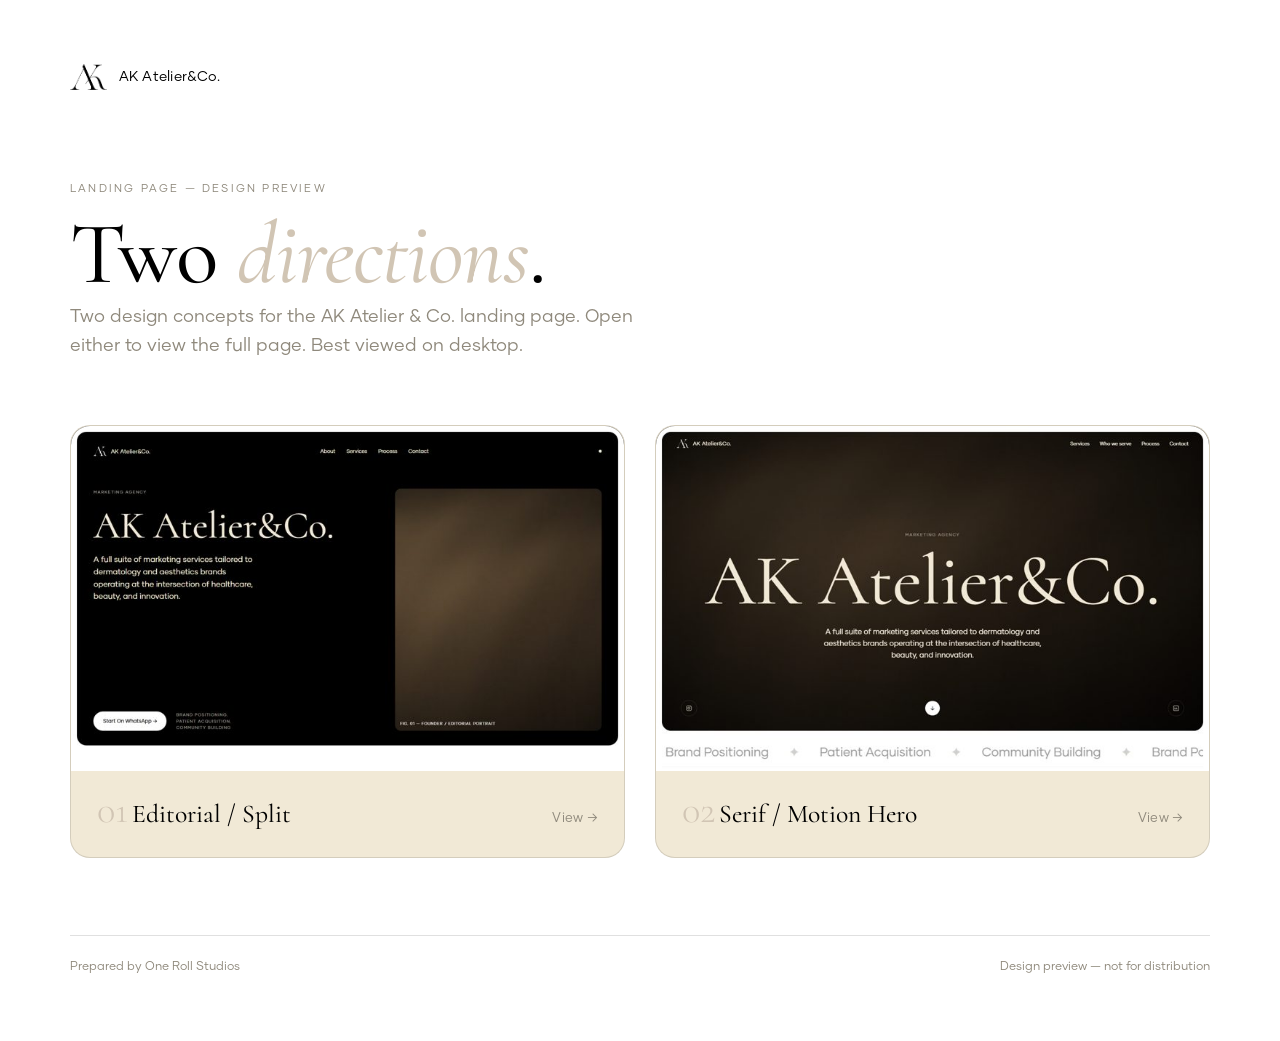
<file: index.html>
<!DOCTYPE html>
<html lang="en"><head><meta charset="utf-8"><meta name="viewport" content="width=device-width,initial-scale=1">
<title>AK Atelier & Co. — Design Preview</title>
<meta name="robots" content="noindex">
<style>
@font-face{font-family:"Gilmer";src:url("assets/fonts/Gilmer-Regular.otf") format("opentype");font-weight:400}
@font-face{font-family:"Gilmer";src:url("assets/fonts/Gilmer-Light.otf") format("opentype");font-weight:300}
@font-face{font-family:"Seasons";src:url("assets/fonts/Cormorant.ttf") format("truetype");font-weight:100 900;font-style:normal}
@font-face{font-family:"Seasons";src:url("assets/fonts/Cormorant-Italic.ttf") format("truetype");font-weight:100 900;font-style:italic}
:root{--ink:#000;--sand:#F1E9D6;--wheat:#E0D2B8;--taupe:#D1C5B4;--muted:#8f897c;--serif:"Seasons",Georgia,serif}
*{margin:0;padding:0;box-sizing:border-box}
body{background:#fff;color:var(--ink);font-family:"Gilmer",system-ui,sans-serif;line-height:1.6;-webkit-font-smoothing:antialiased;padding:clamp(28px,5vw,72px)}
a{color:inherit;text-decoration:none}
.wrap{max-width:1140px;margin:0 auto}
.card .nm{color:var(--ink)}
.top{display:flex;align-items:center;gap:12px;font-size:14px;letter-spacing:.02em}
.top img{height:26px}
.eye{margin-top:clamp(40px,7vw,90px);font-size:11px;letter-spacing:.2em;text-transform:uppercase;color:var(--muted)}
h1{font-family:var(--serif);font-weight:440;font-optical-sizing:auto;letter-spacing:-.01em;line-height:.98;font-size:clamp(40px,7vw,88px);margin:14px 0 6px}
h1 .ac{font-style:italic;color:var(--taupe)}
.sub{color:var(--muted);max-width:52ch;font-size:clamp(15px,1.4vw,18px)}
.grid{display:grid;grid-template-columns:1fr 1fr;gap:clamp(18px,2.4vw,32px);margin-top:clamp(36px,5vw,64px)}
@media(max-width:760px){.grid{grid-template-columns:1fr}}
.card{display:block;border:1px solid rgba(0,0,0,.12);border-radius:20px;overflow:hidden;background:var(--sand);transition:transform .5s cubic-bezier(.22,1,.36,1),box-shadow .5s cubic-bezier(.22,1,.36,1)}
.card:hover{transform:translateY(-6px);box-shadow:0 30px 70px -34px rgba(0,0,0,.4)}
.card .shot{aspect-ratio:16/10;overflow:hidden;background:#1c1b18}
.card .shot img{width:100%;height:100%;object-fit:cover;object-position:top;display:block}
.card .meta{display:flex;align-items:baseline;justify-content:space-between;gap:14px;padding:20px clamp(18px,2vw,26px) 22px}
.card .no{font-family:var(--serif);font-weight:300;font-size:clamp(30px,3vw,44px);line-height:1;color:var(--taupe)}
.card .nm{font-family:var(--serif);font-weight:440;font-size:clamp(20px,2vw,26px)}
.card .go{font-size:13px;letter-spacing:.02em;color:var(--muted)}
.foot{margin-top:clamp(44px,6vw,80px);padding-top:22px;border-top:1px solid rgba(0,0,0,.12);display:flex;justify-content:space-between;gap:16px;flex-wrap:wrap;color:var(--muted);font-size:12px}
</style></head>
<body><div class="wrap">
  <div class="top"><img src="assets/logo/AK-monogram.png" alt="AK">AK Atelier&amp;Co.</div>
  <div class="eye">Landing Page — Design Preview</div>
  <h1>Two <span class="ac">directions</span>.</h1>
  <p class="sub">Two design concepts for the AK Atelier &amp; Co. landing page. Open either to view the full page. Best viewed on desktop.</p>
  <div class="grid">
    <a class="card" href="site-1.html">
      <div class="shot"><img src="preview/site-1-thumb.jpg" alt="Site 01 preview"></div>
      <div class="meta"><div><span class="no">01</span> <span class="nm">Editorial / Split</span></div><span class="go">View →</span></div>
    </a>
    <a class="card" href="site-2.html">
      <div class="shot"><img src="preview/site-2-thumb.jpg" alt="Site 02 preview"></div>
      <div class="meta"><div><span class="no">02</span> <span class="nm">Serif / Motion Hero</span></div><span class="go">View →</span></div>
    </a>
  </div>
  <div class="foot"><span>Prepared by One Roll Studios</span><span>Design preview — not for distribution</span></div>
</div></body></html>
</file>
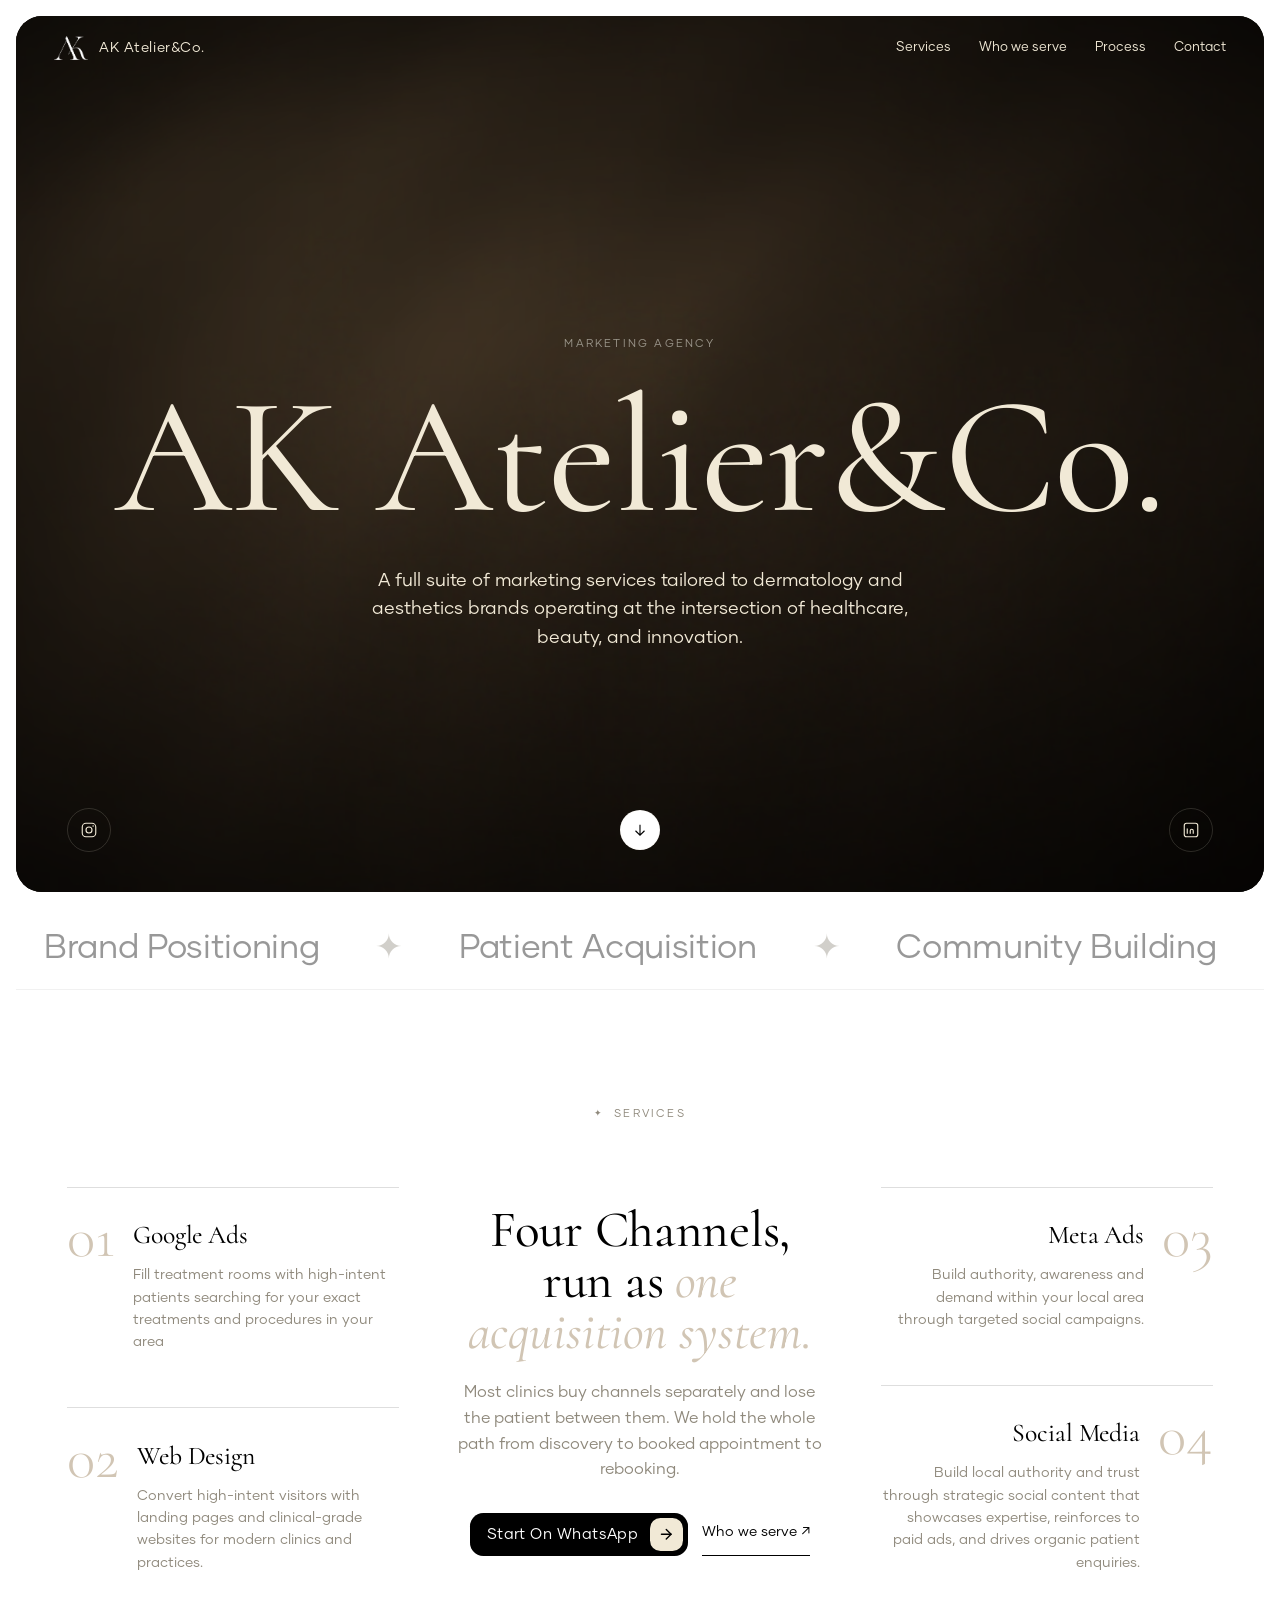
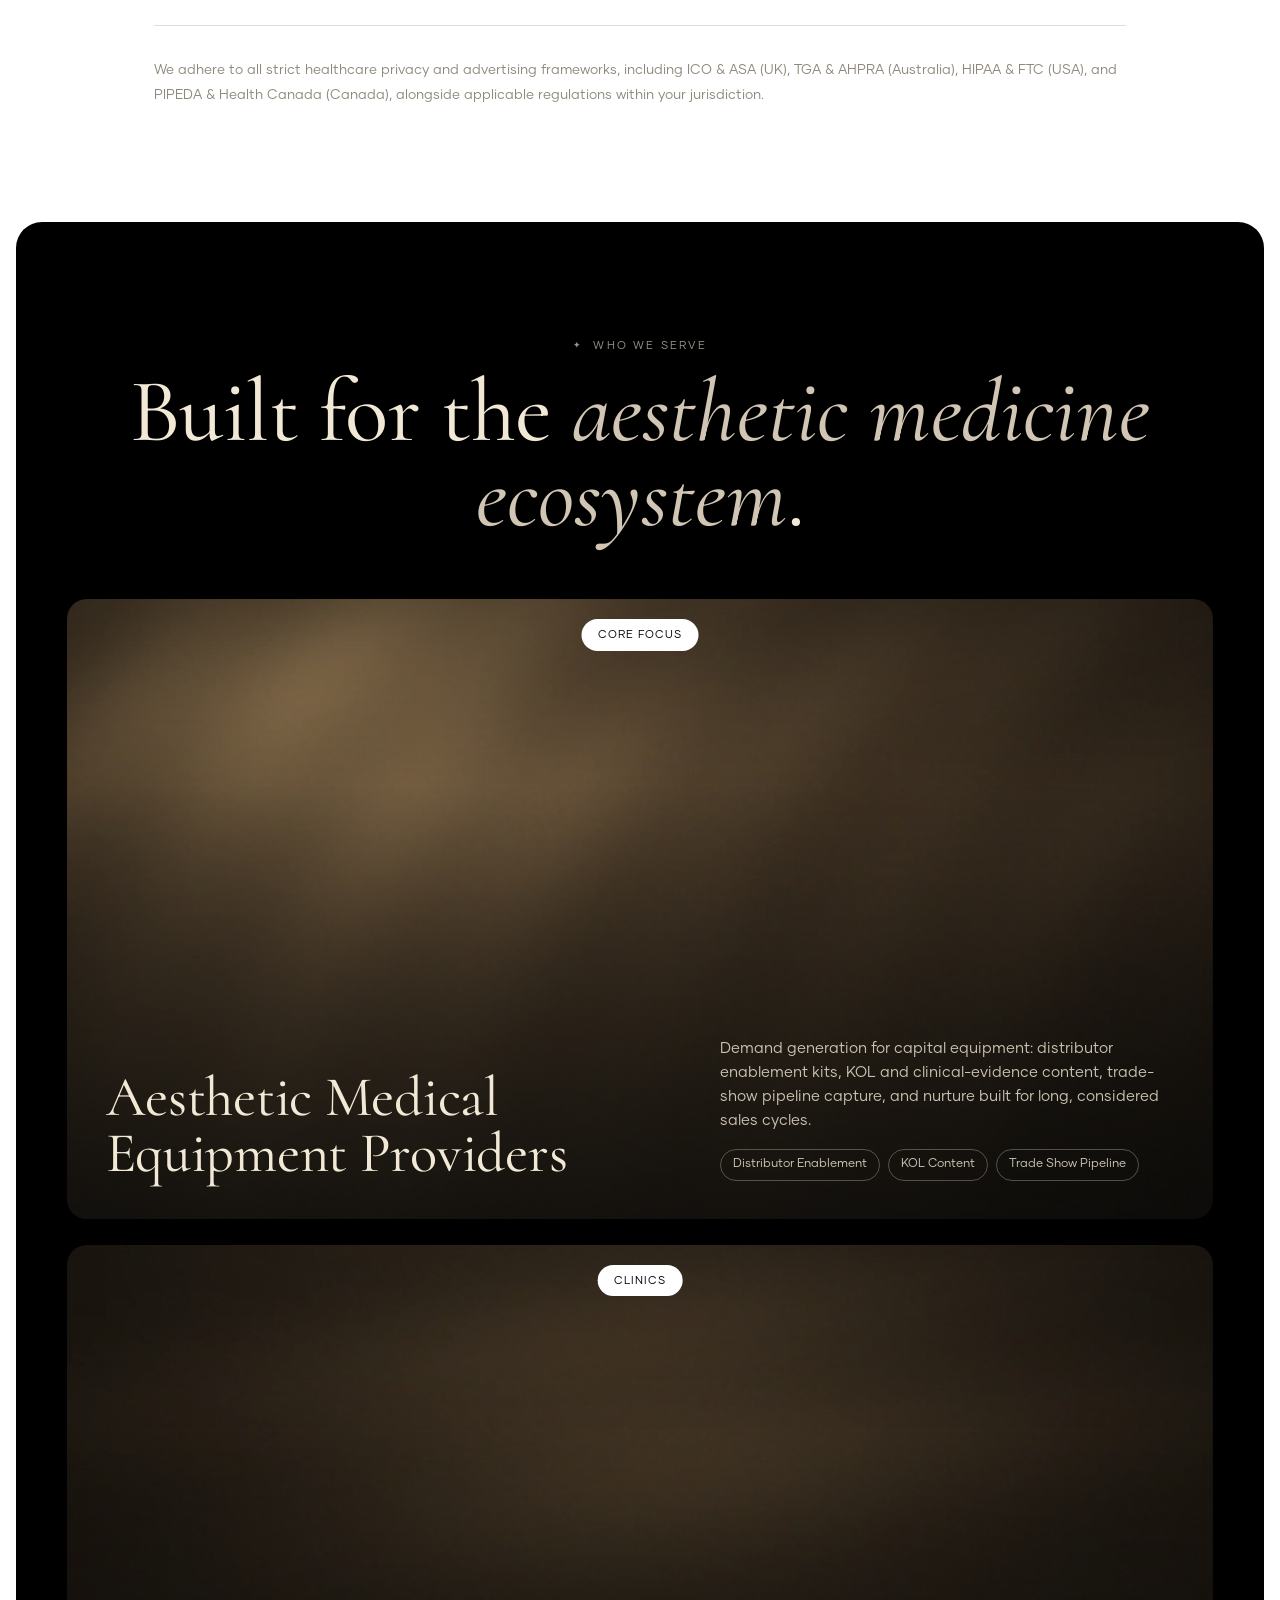
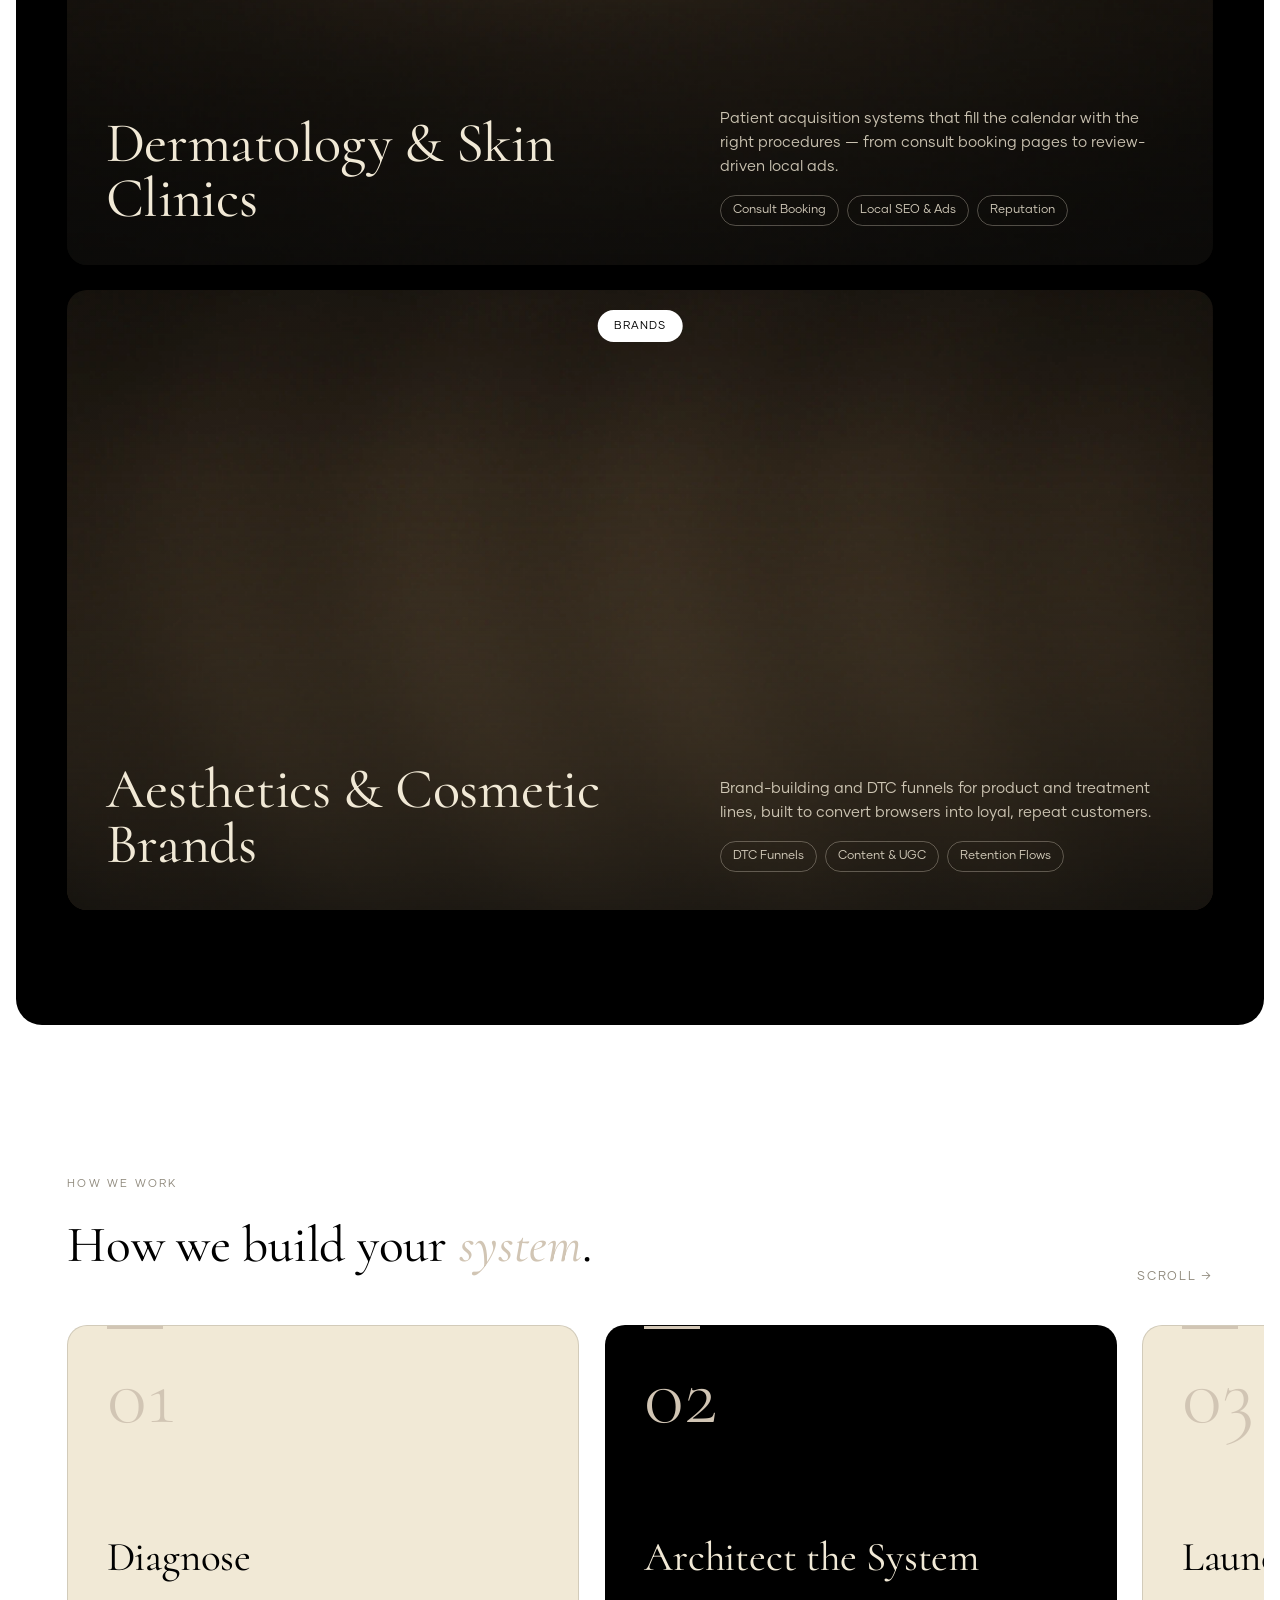
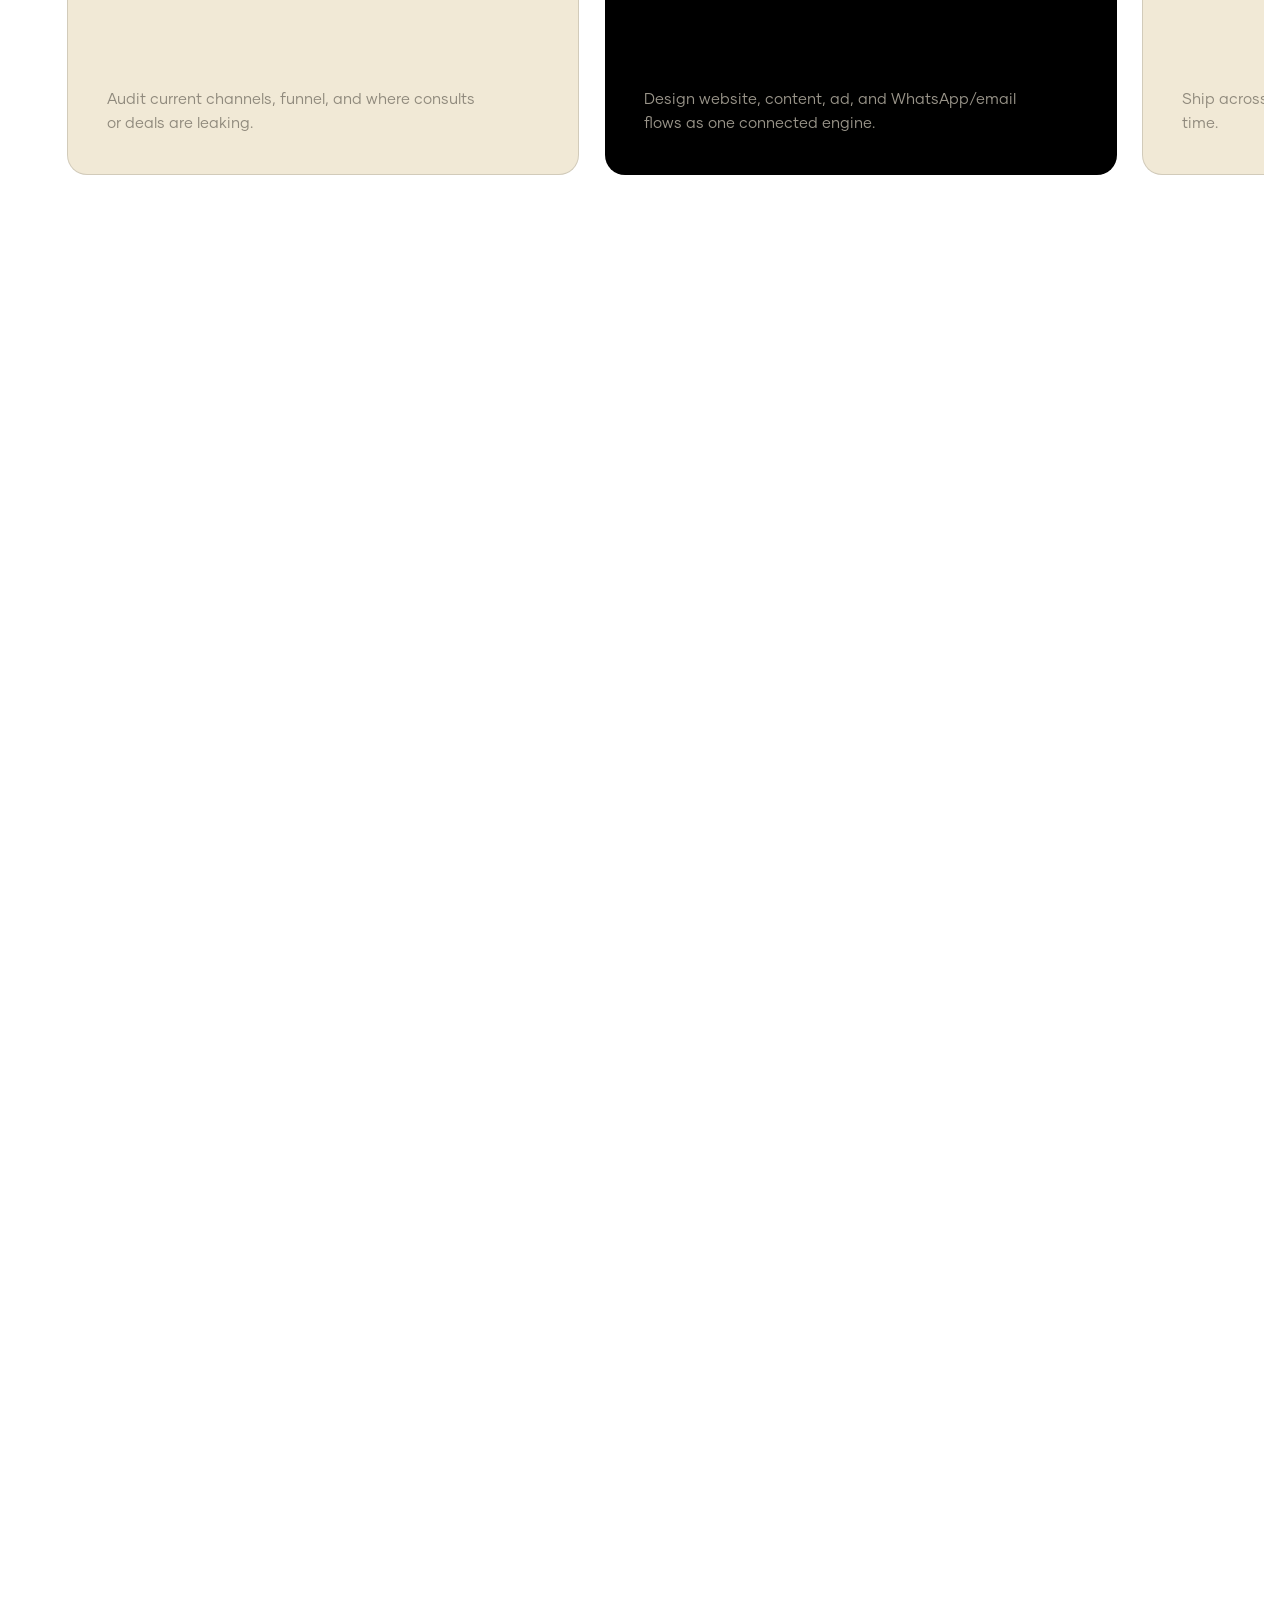
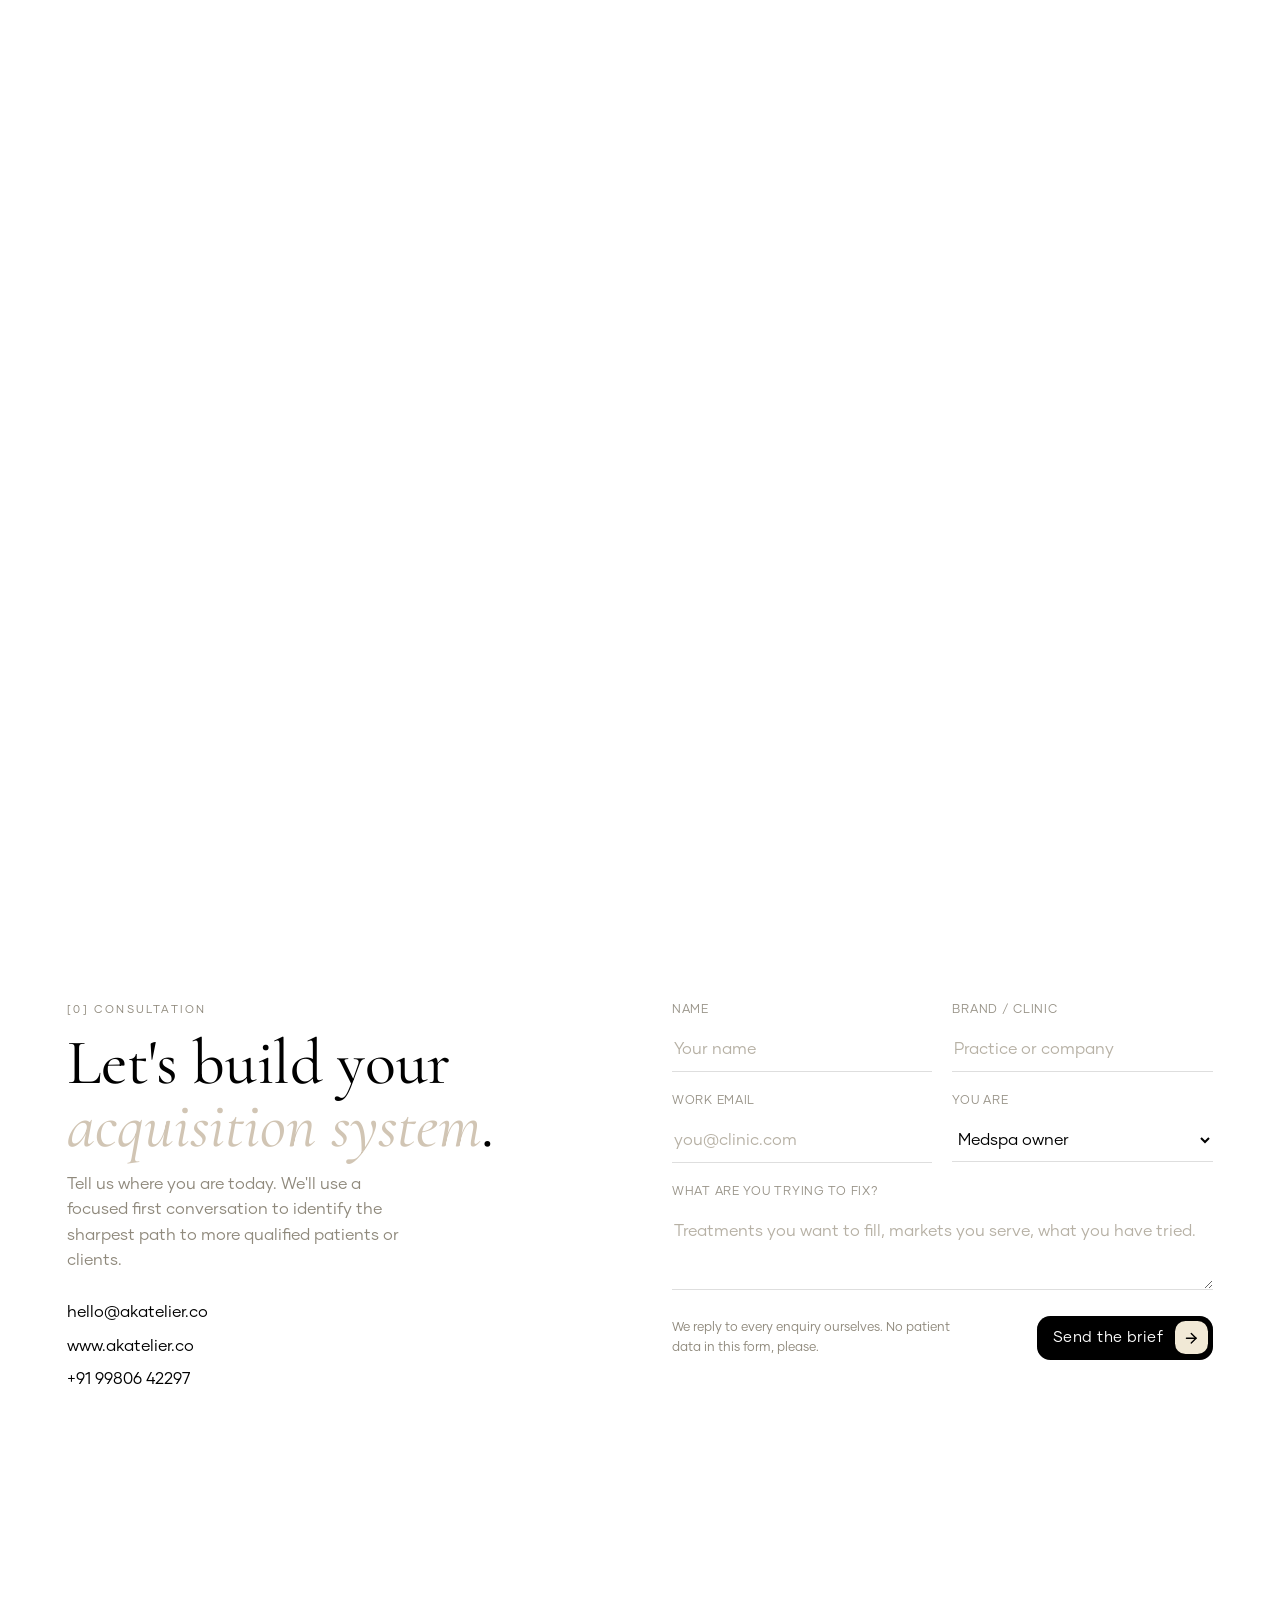
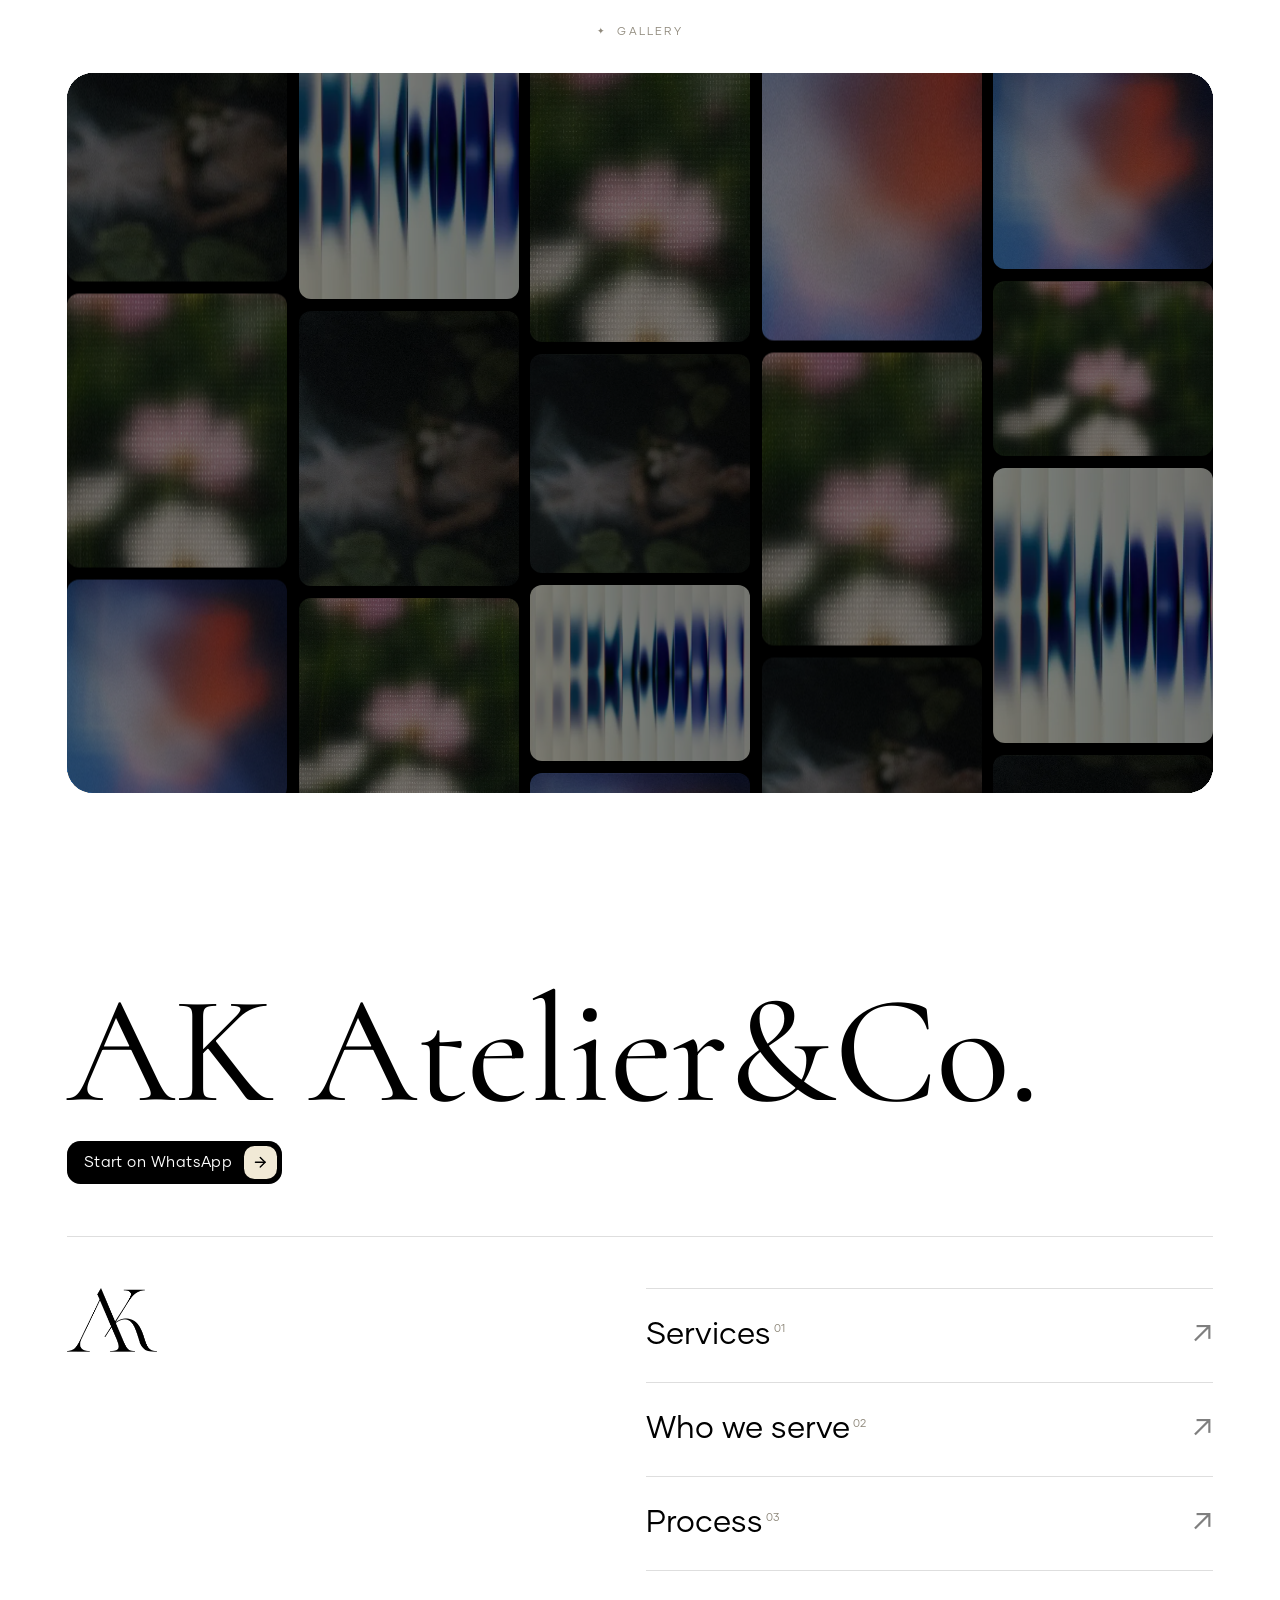
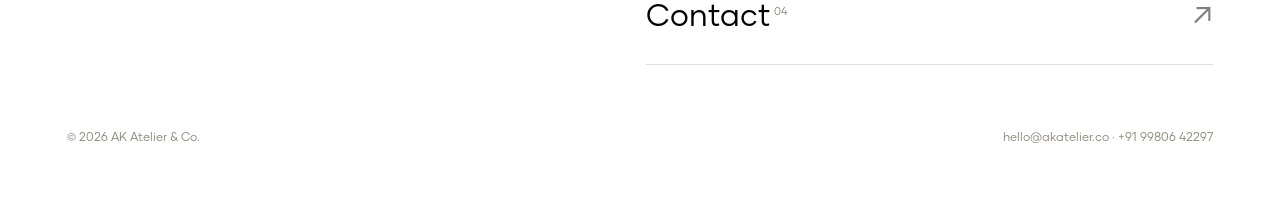
<file: ctrnsvzg.html>
<!DOCTYPE html>
<html lang="en"><head><meta charset="utf-8"><meta name="viewport" content="width=device-width,initial-scale=1">
<title>AK Atelier & Co. — Marketing for Dermatology & Aesthetics</title>
<style>
@font-face{font-family:"Gilmer";src:url("assets/fonts/Gilmer-Light.otf") format("opentype");font-weight:300}
@font-face{font-family:"Gilmer";src:url("assets/fonts/Gilmer-Regular.otf") format("opentype");font-weight:400}
@font-face{font-family:"Satoshi";src:url("assets/fonts/Satoshi-Regular.otf") format("opentype");font-weight:400}
/* Serif display + accent — Cormorant, offline stand-in for THE SEASONS (swap src to Seasons files when supplied) */
@font-face{font-family:"Seasons";src:url("assets/fonts/Cormorant.ttf") format("truetype");font-weight:100 900;font-style:normal;font-display:swap}
@font-face{font-family:"Seasons";src:url("assets/fonts/Cormorant-Italic.ttf") format("truetype");font-weight:100 900;font-style:italic;font-display:swap}
:root{--serif:"Seasons",Georgia,serif;--bg:#FFFFFF;--bone:#F1E9D6;--greige:#E0D2B8;--taupe:#D1C5B4;--panel:#F1E9D6;--ink:#000000;--ink2:#141311;--muted:#8f897c;--dmuted:#9a958a;--line:rgba(0,0,0,.13);--dline:rgba(241,233,214,.16);--r:26px;--e:cubic-bezier(.22,1,.36,1)}
*{margin:0;padding:0;box-sizing:border-box}
html{scroll-behavior:smooth}
body{background:var(--bg);color:var(--ink);font-family:"Gilmer",system-ui,sans-serif;font-weight:400;line-height:1.6;-webkit-font-smoothing:antialiased;overflow-x:hidden}
.g{font-family:"Gilmer",sans-serif;font-weight:400}
a{color:inherit;text-decoration:none}
.shell{padding:clamp(10px,1.4vw,16px)}
.wrap{max-width:1320px;margin:0 auto}
.lab{font-family:"Gilmer";font-weight:400;font-size:11px;letter-spacing:.2em;text-transform:uppercase;color:var(--muted)}
.lab.c{display:flex;align-items:center;justify-content:center;gap:10px}
.lab.c::before{content:"✦";font-size:9px}
.pill{display:inline-flex;align-items:center;gap:9px;font-family:"Gilmer";font-weight:400;font-size:14px;border-radius:100px;padding:15px 26px;transition:transform .2s}
.pill:hover{transform:translateY(-2px)}
.pill.dark{background:var(--ink);color:#fff}.pill.light{background:#fff;color:var(--ink)}
.txt{display:inline-flex;align-items:center;gap:7px;font-family:"Gilmer";font-weight:400;font-size:14px;border-bottom:1px solid currentColor;padding-bottom:3px}
.ph{position:relative;overflow:hidden;background:linear-gradient(145deg,#cbc9c4,#9a978f 45%,#3a3833)}
.ph .im{position:absolute;inset:-8% 0;will-change:transform;background:inherit}
.ph .cap{position:absolute;left:14px;bottom:12px;color:rgba(255,255,255,.85);font-family:"Gilmer";font-weight:400;font-size:10px;letter-spacing:.14em;text-transform:uppercase;z-index:2}
.dark{background:var(--ink);color:#F1E9D6;border-radius:var(--r)}
.dark .lab{color:var(--dmuted)}.dark .muted{color:var(--dmuted)}
.rv{opacity:0;transform:translateY(18px);transition:opacity .8s var(--e),transform .8s var(--e)}
.rv.in{opacity:1;transform:none}
.rvl,.rvr{opacity:0;transition:opacity 1s var(--e),transform 1s var(--e)}
.rvl{transform:translate(-34px,22px) scale(.975)}.rvr{transform:translate(34px,22px) scale(.975)}
.rvl.in,.rvr.in{opacity:1;transform:none}
.sec{padding:clamp(70px,9vw,130px) clamp(20px,4vw,52px)}

/* NAV */
.nav{display:flex;align-items:center;justify-content:space-between;padding:20px clamp(16px,3vw,40px);position:absolute;top:0;left:0;right:0;z-index:10}
.nav .bl{display:flex;align-items:center;gap:11px;font-family:"Gilmer";font-weight:400;font-size:14px;letter-spacing:.04em}
.nav .bl img{height:24px;filter:invert(1)}
.nav .c{display:flex;gap:28px;font-family:"Gilmer";font-weight:400;font-size:13px}
.nav .c a:hover{opacity:.6}
@media(max-width:760px){.nav .c a:not(.cta){display:none}}

/* HERO (ctrnsvzg hero) */
.hero{position:relative;overflow:hidden;min-height:calc(100vh - 24px);display:flex;flex-direction:column;align-items:center;justify-content:center;text-align:center;padding:120px clamp(20px,4vw,52px) 40px}
.hero .heromedia{position:absolute;inset:0;z-index:0}
.hero .heromedia video{width:100%;height:100%;object-fit:cover;display:block}
.hero .heromedia::after{content:"";position:absolute;inset:0;background:radial-gradient(125% 105% at 50% 42%,rgba(0,0,0,.32),rgba(0,0,0,.74))}
.hero .eye,.hero h1,.hero .stmt{position:relative;z-index:2}
.hero .soc{z-index:2}
.hero .eye{margin-bottom:clamp(18px,3vw,30px)}
.hero h1{font-family:"Gilmer";font-weight:400;letter-spacing:-.03em;line-height:.9;font-size:clamp(56px,13vw,220px)}
.hero .stmt{margin-top:clamp(22px,3vw,34px);max-width:52ch;font-size:clamp(16px,1.4vw,20px);color:#F1E9D6}
.hero .soc{position:absolute;left:clamp(20px,4vw,52px);right:clamp(20px,4vw,52px);bottom:clamp(24px,4vw,40px);display:flex;justify-content:space-between;align-items:center}
.hero .soc a{width:44px;height:44px;border-radius:100px;border:1px solid var(--dline);display:grid;place-items:center;color:#F1E9D6;transition:background .25s}
.hero .soc a:hover{background:rgba(241,233,214,.1)}
.hero .soc .mid{width:40px;height:40px;border-radius:100px;background:#fff;color:#000;display:grid;place-items:center}
@media(max-width:600px){.hero .soc{position:static;margin-top:40px;gap:10px}}
/* marquee under hero */
.marq{overflow:hidden;border-bottom:1px solid var(--line);margin-top:16px;opacity:.4}
.track{display:inline-flex;white-space:nowrap;animation:sc 30s linear infinite}
.track span{font-family:"Gilmer";font-weight:400;font-size:clamp(16px,2.6vw,34px);letter-spacing:-.01em;padding:14px 28px;color:var(--ink)}
.track .d{color:var(--muted)}
@keyframes sc{to{transform:translateX(-50%)}}

/* 4 CHANNELS (brand-vision layout) */
.chan{display:grid;grid-template-columns:1.18fr 1.35fr 1.18fr;gap:clamp(28px,4vw,72px);align-items:center;margin-top:clamp(44px,5vw,74px)}
.chan .col{display:flex;flex-direction:column;gap:clamp(34px,4.2vw,62px)}
.chan .col .blk{position:relative;display:flex;align-items:flex-start;gap:clamp(14px,1.4vw,24px);padding-top:clamp(20px,2.2vw,30px)}
.chan .num{font-family:var(--serif);font-weight:300;font-size:clamp(46px,4.6vw,86px);line-height:.78;color:var(--taupe);flex:0 0 auto}
.chan .bd{min-width:0}
.chan .col:last-child .blk{flex-direction:row-reverse;text-align:right}
.chan .col .blk::before{content:"";position:absolute;left:0;right:0;top:0;height:1px;background:var(--line);transform:scaleX(0);transition:transform 1s var(--e)}
.chan .col .blk.in::before{transform:scaleX(1)}
.rvl::before{transform-origin:left}.rvr::before{transform-origin:right}
.chan .blk h3,.chan .blk p{opacity:0;transform:translateY(14px);transition:opacity .7s var(--e),transform .7s var(--e)}
.chan .blk.in h3{opacity:1;transform:none;transition-delay:.18s}
.chan .blk.in p{opacity:1;transform:none;transition-delay:.32s}
.chan .col .blk h3{font-weight:400;font-size:clamp(22px,2vw,28px);margin-bottom:8px}
.chan .col .blk p{color:var(--muted);font-size:14px}
.chan .mid{text-align:center}
.chan .mid h2{font-family:"Gilmer";font-weight:400;letter-spacing:-.025em;line-height:1.0;font-size:clamp(30px,4vw,56px)}
.chan .mid h2 .dim{color:var(--muted)}
.chan .mid p{margin:22px auto 30px;max-width:40ch;color:var(--muted);font-size:16px}
.chan .mid .acts{display:flex;gap:14px;justify-content:center;flex-wrap:wrap}
@media(max-width:900px){.chan{grid-template-columns:1fr}.chan .mid{order:-1}}
.compliance{display:flex;gap:14px;align-items:flex-start;border-top:1px solid var(--line);margin-top:clamp(34px,4vw,54px);padding-top:clamp(22px,3vw,32px);color:var(--muted);font-size:13.5px;line-height:1.8;max-width:108ch;margin-left:auto;margin-right:auto}

/* WHO WE SERVE (projects showcase) */
.serve .top{text-align:center;margin-bottom:clamp(34px,5vw,60px)}
.serve .top h2{font-family:"Gilmer";font-weight:400;letter-spacing:-.03em;line-height:.95;font-size:clamp(40px,7vw,110px);margin-top:14px}
.showcase{display:flex;flex-direction:column;gap:clamp(16px,2vw,26px)}
.scard{position:relative;border-radius:20px;overflow:hidden;min-height:clamp(360px,52vw,620px)}
.scard .im{position:absolute;inset:-6% 0;will-change:transform;background-size:cover;background-position:center}
.showcase .scard:nth-child(1) .im{background-image:url("assets/img/ak-d1.webp")}
.showcase .scard:nth-child(2) .im{background-image:url("assets/img/ak-d2.webp")}
.showcase .scard:nth-child(3) .im{background-image:url("assets/img/ak-d3.webp")}
.scard::after{content:"";position:absolute;inset:0;background:linear-gradient(180deg,rgba(11,11,10,.15),transparent 30%,rgba(11,11,10,.72))}
.scard .tag{position:absolute;top:20px;left:50%;transform:translateX(-50%);z-index:2;background:#fff;color:var(--ink);font-family:"Gilmer";font-weight:400;font-size:11px;letter-spacing:.1em;text-transform:uppercase;padding:7px 16px;border-radius:100px}
.scard .cnt{position:absolute;left:clamp(22px,3vw,44px);right:clamp(22px,3vw,44px);bottom:clamp(24px,3vw,40px);z-index:2;color:#F1E9D6;display:grid;grid-template-columns:1.3fr 1fr;gap:24px;align-items:end}
.scard .cnt h3{font-family:"Gilmer";font-weight:400;letter-spacing:-.02em;line-height:.98;font-size:clamp(30px,4.4vw,64px)}
.scard .cnt .r p{color:rgba(241,233,214,.82);font-size:15px}
.scard .cnt .tags{display:flex;flex-wrap:wrap;gap:8px;margin-top:16px}
.scard .cnt .tags span{font-family:"Gilmer";font-size:12px;color:rgba(241,233,214,.85);border:1px solid rgba(241,233,214,.3);border-radius:100px;padding:5px 12px}
@media(max-width:760px){.scard .cnt{grid-template-columns:1fr}.scard .cnt h3{font-size:34px}}

/* PROCESS — pinned horizontal scroll */
.hproc{position:relative;height:340vh;background:var(--bg)}
.hproc-sticky{position:sticky;top:0;height:100vh;overflow:hidden;display:flex;flex-direction:column;justify-content:center}
.hproc-head{padding:0 clamp(20px,4vw,52px);margin-bottom:clamp(24px,3vw,40px);display:flex;justify-content:space-between;align-items:flex-end;gap:20px;flex-wrap:wrap;max-width:1320px;margin-left:auto;margin-right:auto;width:100%}
.hproc-head h2{font-family:"Gilmer";font-weight:300;letter-spacing:-.025em;font-size:clamp(30px,4vw,60px);margin-top:12px}
.hproc-head .cue{font-family:"Gilmer";font-weight:400;font-size:12px;letter-spacing:.14em;text-transform:uppercase;color:var(--muted)}
.hproc-track{display:flex;gap:clamp(16px,2vw,26px);padding:0 clamp(20px,4vw,52px);will-change:transform}
.pstep{position:relative;overflow:hidden;flex:0 0 clamp(300px,40vw,520px);border:1px solid var(--line);border-radius:20px;padding:clamp(28px,3vw,44px);min-height:clamp(340px,50vh,500px);display:flex;flex-direction:column;justify-content:space-between;background:var(--panel);transition:transform .5s var(--e),box-shadow .5s var(--e)}
.pstep::before{content:"";position:absolute;top:0;left:clamp(28px,3vw,44px);width:56px;height:3px;background:var(--taupe)}
.pstep:hover{transform:translateY(-6px);box-shadow:0 26px 60px -32px rgba(0,0,0,.45)}
.pstep .no{font-family:var(--serif);font-weight:300;font-size:clamp(58px,6.5vw,112px);line-height:.78;color:var(--taupe)}
.pstep h3{letter-spacing:-.01em;font-size:clamp(28px,3.2vw,44px);margin:.3em 0 14px}
.pstep p{color:var(--muted);font-size:15px;max-width:38ch}
.pstep:nth-child(even){background:var(--ink);color:var(--bone)}
.pstep:nth-child(even) p{color:var(--dmuted)}
@media(max-width:760px){
  .hproc{height:auto}
  .hproc-sticky{position:static;height:auto;padding:clamp(70px,9vw,120px) 0}
  .hproc-track{overflow-x:auto;scroll-snap-type:x mandatory;-webkit-overflow-scrolling:touch;transform:none!important;padding-bottom:12px}
  .pstep{scroll-snap-align:start;flex:0 0 82%;min-height:auto}
}
@media(prefers-reduced-motion:reduce){
  .hproc{height:auto}
  .hproc-sticky{position:static;height:auto;padding:clamp(70px,9vw,120px) 0}
  .hproc-track{overflow-x:auto;transform:none!important}
}
/* CONTACT (dark) */
.contact .grid{display:grid;grid-template-columns:1fr 1fr;gap:clamp(30px,5vw,70px);align-items:start}
.contact .l .lab{color:var(--muted)}.contact .l p{color:var(--muted)}
.contact h2{font-family:"Gilmer";font-weight:400;letter-spacing:-.025em;line-height:.98;font-size:clamp(34px,5vw,72px);margin:14px 0}
.contact .det{margin-top:26px;display:flex;flex-direction:column;gap:8px;font-family:"Gilmer";font-weight:400;font-size:16px}
.contact .det a:hover{color:var(--muted)}
.form{display:grid;gap:20px}
.frow{display:grid;grid-template-columns:1fr 1fr;gap:20px}
.field{display:flex;flex-direction:column;gap:8px}
.field label{font-family:"Gilmer";font-weight:400;font-size:12px;letter-spacing:.06em;text-transform:uppercase;color:var(--dmuted)}
.field input,.field select,.field textarea{background:transparent;border:none;border-bottom:1px solid var(--line);padding:12px 2px;font-family:inherit;font-size:16px;color:var(--ink)}
.field input::placeholder,.field textarea::placeholder{color:#b7b1a5}
.field input:focus,.field select:focus,.field textarea:focus{outline:none;border-color:var(--ink)}
.field select{color:var(--ink)}.field select option{color:#000}
.field textarea{resize:vertical;min-height:80px}
.form .row{display:flex;justify-content:space-between;align-items:center;gap:16px;margin-top:6px}
.form .note{color:var(--muted);font-size:12.5px;max-width:36ch}
@media(max-width:820px){.contact .grid,.frow{grid-template-columns:1fr}}

/* FOOTER (light) */
.foot{background:var(--bg);padding:clamp(50px,6vw,90px) clamp(20px,4vw,52px) 40px}
.foot .fbig{display:flex;justify-content:space-between;align-items:center;gap:24px;flex-wrap:wrap}
.foot .fbig h2{font-family:"Gilmer";font-weight:300;letter-spacing:-.03em;line-height:.86;font-size:clamp(52px,12vw,180px)}
.foot .rule{border-top:1px solid var(--line);margin:clamp(30px,4vw,54px) 0}
.foot .lower{display:grid;grid-template-columns:1fr 1.1fr;gap:clamp(30px,5vw,80px);align-items:start}
.foot .tag{display:flex;gap:12px;align-items:flex-start;font-family:"Gilmer";font-weight:400;letter-spacing:-.01em;font-size:clamp(22px,2.6vw,34px);line-height:1.12;max-width:20ch}
.foot .tag img{height:clamp(44px,5vw,84px)}
.foot .links .lnk{display:flex;justify-content:space-between;align-items:center;border-top:1px solid var(--line);padding:clamp(14px,1.8vw,22px) 0;font-family:"Gilmer";font-weight:400;font-size:clamp(22px,2.4vw,32px)}
.foot .links .lnk:last-child{border-bottom:1px solid var(--line)}
.foot .links .lnk .n{font-size:11px;color:var(--muted);vertical-align:super;margin-left:3px}
.foot .links .lnk .ar{opacity:.5;transition:transform .25s,opacity .25s}
.foot .links .lnk:hover .ar{opacity:1;transform:translate(3px,-3px)}
.foot .fbot{display:flex;justify-content:space-between;gap:16px;flex-wrap:wrap;margin-top:clamp(40px,5vw,70px);color:var(--muted);font-family:"Gilmer";font-size:12px}
@media(max-width:760px){.foot .lower{grid-template-columns:1fr}}
@media(prefers-reduced-motion:reduce){
  .hproc{height:auto}
  .hproc-sticky{position:static;height:auto;padding:clamp(70px,9vw,120px) 0}
  .hproc-track{overflow-x:auto;transform:none!important}
}
/* CONTACT (dark) */
.contact .grid{display:grid;grid-template-columns:1fr 1fr;gap:clamp(30px,5vw,70px);align-items:start}
.contact .l .lab{color:var(--muted)}.contact .l p{color:var(--muted)}
.contact h2{font-family:"Gilmer";font-weight:400;letter-spacing:-.025em;line-height:.98;font-size:clamp(34px,5vw,72px);margin:14px 0}
.contact .det{margin-top:26px;display:flex;flex-direction:column;gap:8px;font-family:"Gilmer";font-weight:400;font-size:16px}
.contact .det a:hover{color:var(--muted)}
.form{display:grid;gap:20px}
.frow{display:grid;grid-template-columns:1fr 1fr;gap:20px}
.field{display:flex;flex-direction:column;gap:8px}
.field label{font-family:"Gilmer";font-weight:400;font-size:12px;letter-spacing:.06em;text-transform:uppercase;color:var(--dmuted)}
.field input,.field select,.field textarea{background:transparent;border:none;border-bottom:1px solid var(--line);padding:12px 2px;font-family:inherit;font-size:16px;color:var(--ink)}
.field input::placeholder,.field textarea::placeholder{color:#b7b1a5}
.field input:focus,.field select:focus,.field textarea:focus{outline:none;border-color:var(--ink)}
.field select{color:var(--ink)}.field select option{color:#000}
.field textarea{resize:vertical;min-height:80px}
.form .row{display:flex;justify-content:space-between;align-items:center;gap:16px;margin-top:6px}
.form .note{color:var(--muted);font-size:12.5px;max-width:36ch}
@media(max-width:820px){.contact .grid,.frow{grid-template-columns:1fr}}

/* FOOTER */
.foot .t{display:flex;justify-content:space-between;gap:24px;flex-wrap:wrap}
.foot .c a{display:block;font-family:"Gilmer";font-weight:400;font-size:15px;margin-bottom:8px}
.foot .c a:hover{opacity:.6}
.foot .big{display:flex;justify-content:space-between;align-items:flex-end;gap:24px;margin-top:clamp(40px,6vw,80px)}
.foot .big h2{font-family:"Gilmer";font-weight:400;letter-spacing:-.03em;line-height:.88;font-size:clamp(48px,10vw,160px)}
.foot .big .up{width:52px;height:52px;border-radius:100px;border:1px solid var(--dline);display:grid;place-items:center;color:#F1E9D6}
.foot .bot{border-top:1px solid var(--dline);margin-top:32px;padding-top:22px;display:flex;justify-content:space-between;gap:16px;flex-wrap:wrap;color:var(--dmuted);font-family:"Gilmer";font-size:12px}
@media(prefers-reduced-motion:reduce){.rv{opacity:1!important;transform:none!important}.track{animation:none}}
svg.i{width:18px;height:18px;stroke:currentColor;fill:none;stroke-width:1.5}
.hero h1,.chan .mid h2,.serve .top h2,.scard .cnt h3,.proc .top h2,.prow h3,.contact h2,.foot .big h2{font-weight:300}/* GALLERY — masonry (multi-image) */
.gallery{padding:clamp(70px,9vw,120px) clamp(20px,4vw,52px)}
.gallery-box{position:relative;height:80vh;min-height:520px;overflow:hidden;border-radius:26px;background:#000;max-width:1360px;margin:0 auto}
.gallery-box::after{content:"";position:absolute;inset:0;background:rgba(0,0,0,.5);z-index:2;pointer-events:none;border-radius:inherit}
.gwall{display:flex;gap:12px;height:100%;align-items:flex-start}
.gcol{flex:1;display:flex;flex-direction:column;gap:12px;will-change:transform}
.gallery .lab{display:flex;justify-content:center;margin-bottom:clamp(28px,3vw,44px)}
.gim{width:100%;border-radius:12px;background-size:cover;background-position:center}
.gim.r34{aspect-ratio:3/4}.gim.r45{aspect-ratio:4/5}.gim.r11{aspect-ratio:1}.gim.r35{aspect-ratio:3/5}.gim.r54{aspect-ratio:5/4}
.gm1{background:#1c1b18 url("assets/img/px-ether.webp") center/cover}
.gm2{background:#2a2823 url("assets/img/px-bloom.webp") center/cover}
.gm3{background:#232019 url("assets/img/px-florals.webp") center/cover}
.gm4{background:#141311 url("assets/img/px-veil.webp") center/cover}
@media(max-width:900px){.gwall .gcol:nth-child(n+4){display:none}}
@media(max-width:560px){.gwall .gcol:nth-child(n+3){display:none}}
/* Button — Uiverse (d4niz) */
.contactButton{background:var(--ink);color:#fff;font-family:"Gilmer",sans-serif;padding:.45em;padding-left:1.1em;font-size:15px;font-weight:400;border-radius:.9em;border:none;cursor:pointer;letter-spacing:.03em;display:inline-flex;align-items:center;box-shadow:inset 0 0 1.6em -.6em #000;overflow:hidden;position:relative;height:2.9em;padding-right:3.3em;text-decoration:none;white-space:nowrap}
.contactButton .iconButton{position:absolute;display:flex;align-items:center;justify-content:center;height:2.2em;width:2.2em;border-radius:.7em;background:var(--bone);right:.35em;transition:all .3s;z-index:1}
.contactButton:hover .iconButton{width:calc(100% - .6em)}
.contactButton:hover{transform:translate(-.05em,-.05em);box-shadow:.15em .15em var(--taupe)}
.contactButton:active{transform:translate(.05em,.05em);box-shadow:.05em .05em var(--taupe)}
.contactButton svg{width:1.1em;height:1.1em;stroke:#000;transition:transform .3s}
.contactButton:hover svg{transform:translateX(.12em)}
/* ===== TYPE SYSTEM (brand guidelines): serif headings + serif-italic accents, Gilmer body ===== */
.hero h1,.chan .mid h2,.chan .col .blk h3,.serve .top h2,.scard .cnt h3,.hproc-head h2,.pstep h3,.contact h2,.foot .fbig h2,.foot .big h2{font-family:var(--serif);font-style:normal;font-weight:440;font-optical-sizing:auto;font-variation-settings:"SOFT" 0,"WONK" 0;letter-spacing:-.005em}
.ac,.chan .mid h2 .dim{font-family:var(--serif);font-style:italic;font-weight:440;font-optical-sizing:auto;font-variation-settings:"SOFT" 0,"WONK" 0;letter-spacing:0;color:var(--taupe)}
</style></head>
<body><div class="shell">

<!-- HERO -->
<header class="dark hero">
  <div class="heromedia"><video autoplay muted loop playsinline poster="assets/img/ak-hero.webp"><source src="assets/video/ak-hero.webm" type="video/webm"><source src="assets/video/ak-hero.mp4" type="video/mp4"></video></div>
  <div class="nav">
    <div class="bl"><img src="assets/logo/AK-monogram.png" alt="AK">AK Atelier&amp;Co.</div>
    <div class="c"><a href="#channels">Services</a><a href="#serve">Who we serve</a><a href="#process">Process</a><a class="cta" href="#contact">Contact</a></div>
  </div>
  <div class="eye lab">Marketing Agency</div>
  <h1 class="g">AK Atelier&amp;Co.</h1>
  <p class="stmt">A full suite of marketing services tailored to dermatology and aesthetics brands operating at the intersection of healthcare, beauty, and innovation.</p>
  <div class="soc">
    <a href="#" aria-label="Instagram"><svg class="i" viewBox="0 0 24 24"><rect x="3" y="3" width="18" height="18" rx="5"/><circle cx="12" cy="12" r="4"/><circle cx="17.5" cy="6.5" r="1" fill="currentColor" stroke="none"/></svg></a>
    <a class="mid" href="#contact" aria-label="Scroll"><svg class="i" viewBox="0 0 24 24"><path d="M12 5v14M6 13l6 6 6-6"/></svg></a>
    <a href="#" aria-label="LinkedIn"><svg class="i" viewBox="0 0 24 24"><rect x="3" y="3" width="18" height="18" rx="3"/><path d="M7 10v7M7 7v.01M11 17v-4a2 2 0 0 1 4 0v4"/></svg></a>
  </div>
</header>

<!-- marquee -->
<div class="marq"><div class="track">
  <span>Brand Positioning</span><span class="d">✦</span><span>Patient Acquisition</span><span class="d">✦</span><span>Community Building</span><span class="d">✦</span>
  <span>Brand Positioning</span><span class="d">✦</span><span>Patient Acquisition</span><span class="d">✦</span><span>Community Building</span><span class="d">✦</span>
</div></div>

<!-- 4 CHANNELS (brand-vision layout) -->
<section class="sec wrap" id="channels">
  <div class="lab c">Services</div>
  <div class="chan">
    <div class="col">
      <div class="blk rvl"><span class="num">01</span><div class="bd"><h3 class="g">Google Ads</h3><p>Fill treatment rooms with high-intent patients searching for your exact treatments and procedures in your area</p></div></div>
      <div class="blk rvl"><span class="num">02</span><div class="bd"><h3 class="g">Web Design</h3><p>Convert high-intent visitors with landing pages and clinical-grade websites for modern clinics and practices.</p></div></div>
    </div>
    <div class="mid rv">
      <h2 class="g">Four Channels, run as <span class="dim">one acquisition system.</span></h2>
      <p>Most clinics buy channels separately and lose the patient between them. We hold the whole path from discovery to booked appointment to rebooking.</p>
      <div class="acts"><a class="contactButton" href="#contact"><span>Start On WhatsApp</span><div class="iconButton"><svg viewBox="0 0 24 24" fill="none" stroke="#fff" stroke-width="2" stroke-linecap="round" stroke-linejoin="round"><line x1="5" y1="12" x2="19" y2="12"/><polyline points="12 5 19 12 12 19"/></svg></div></a><a class="txt" href="#serve">Who we serve ↗</a></div>
    </div>
    <div class="col">
      <div class="blk rvr"><span class="num">03</span><div class="bd"><h3 class="g">Meta Ads</h3><p>Build authority, awareness and demand within your local area through targeted social campaigns.</p></div></div>
      <div class="blk rvr"><span class="num">04</span><div class="bd"><h3 class="g">Social Media</h3><p>Build local authority and trust through strategic social content that showcases expertise, reinforces to paid ads, and drives organic patient enquiries.</p></div></div>
    </div>
  </div>
  <p class="compliance rv">We adhere to all strict healthcare privacy and advertising frameworks, including ICO &amp; ASA (UK), TGA &amp; AHPRA (Australia), HIPAA &amp; FTC (USA), and PIPEDA &amp; Health Canada (Canada), alongside applicable regulations within your jurisdiction.</p>
</section>

<!-- WHO WE SERVE (projects showcase) -->
<section class="dark sec serve" id="serve">
  <div class="wrap">
    <div class="top"><div class="lab c">Who we serve</div><h2 class="g">Built for the <span class="ac">aesthetic medicine ecosystem</span>.</h2></div>
    <div class="showcase">
      <div class="scard rv"><div class="im ph"></div><span class="tag">Core Focus</span><div class="cnt"><h3 class="g">Aesthetic Medical Equipment Providers</h3><div class="r"><p>Demand generation for capital equipment: distributor enablement kits, KOL and clinical-evidence content, trade-show pipeline capture, and nurture built for long, considered sales cycles.</p><div class="tags"><span>Distributor Enablement</span><span>KOL Content</span><span>Trade Show Pipeline</span></div></div></div></div>
      <div class="scard rv"><div class="im ph"></div><span class="tag">Clinics</span><div class="cnt"><h3 class="g">Dermatology &amp; Skin Clinics</h3><div class="r"><p>Patient acquisition systems that fill the calendar with the right procedures — from consult booking pages to review-driven local ads.</p><div class="tags"><span>Consult Booking</span><span>Local SEO &amp; Ads</span><span>Reputation</span></div></div></div></div>
      <div class="scard rv"><div class="im ph"></div><span class="tag">Brands</span><div class="cnt"><h3 class="g">Aesthetics &amp; Cosmetic Brands</h3><div class="r"><p>Brand-building and DTC funnels for product and treatment lines, built to convert browsers into loyal, repeat customers.</p><div class="tags"><span>DTC Funnels</span><span>Content &amp; UGC</span><span>Retention Flows</span></div></div></div></div>
    </div>
  </div>
</section>

<!-- PROCESS (horizontal scroll) -->
<section class="hproc" id="process">
  <div class="hproc-sticky">
    <div class="hproc-head">
      <div><div class="lab">How we work</div><h2 class="g">How we build your <span class="ac">system</span>.</h2></div>
      <span class="cue">Scroll →</span>
    </div>
    <div class="hproc-track">
      <article class="pstep"><span class="no">01</span><h3 class="g">Diagnose</h3><p>Audit current channels, funnel, and where consults or deals are leaking.</p></article>
      <article class="pstep"><span class="no">02</span><h3 class="g">Architect the System</h3><p>Design website, content, ad, and WhatsApp/email flows as one connected engine.</p></article>
      <article class="pstep"><span class="no">03</span><h3 class="g">Launch</h3><p>Ship across all four channels together, not one at a time.</p></article>
      <article class="pstep"><span class="no">04</span><h3 class="g">Optimize &amp; Scale</h3><p>Weekly optimization against booked consults and closed deals — not vanity metrics.</p></article>
    </div>
  </div>
</section>

<!-- CONTACT (dark) -->
<section class="sec contact" id="contact">
  <div class="wrap grid">
    <div class="l">
      <div class="lab">[0] Consultation</div>
      <h2 class="g">Let's build your <span class="ac">acquisition system</span>.</h2>
      <p class="muted" style="max-width:34ch">Tell us where you are today. We'll use a focused first conversation to identify the sharpest path to more qualified patients or clients.</p>
      <div class="det"><a href="mailto:hello@akatelier.co">hello@akatelier.co</a><a href="http://www.akatelier.co">www.akatelier.co</a><span class="muted">+91 99806 42297</span></div>
    </div>
    <form class="form" onsubmit="return false">
      <div class="frow"><div class="field"><label>Name</label><input placeholder="Your name"></div><div class="field"><label>Brand / clinic</label><input placeholder="Practice or company"></div></div>
      <div class="frow"><div class="field"><label>Work email</label><input type="email" placeholder="you@clinic.com"></div><div class="field"><label>You are</label><select><option>Medspa owner</option><option>Dermatology clinic</option><option>Aesthetic brand</option><option>Equipment provider</option><option>Other</option></select></div></div>
      <div class="field"><label>What are you trying to fix?</label><textarea placeholder="Treatments you want to fill, markets you serve, what you have tried."></textarea></div>
      <div class="row"><p class="note">We reply to every enquiry ourselves. No patient data in this form, please.</p><a class="contactButton" href="#"><span>Send the brief</span><div class="iconButton"><svg viewBox="0 0 24 24" fill="none" stroke="#fff" stroke-width="2" stroke-linecap="round" stroke-linejoin="round"><line x1="5" y1="12" x2="19" y2="12"/><polyline points="12 5 19 12 12 19"/></svg></div></a></div>
    </form>
  </div>
</section>

<!-- GALLERY (multi-image) -->
<section class="gallery">
  <div class="lab c" style="justify-content:center;margin-bottom:clamp(20px,2.5vw,34px)">Gallery</div>
  <div class="gallery-box">
    <div class="gwall">
    <div class="gcol">
      <div class="gim r34 gm1"></div>
      <div class="gim r45 gm3"></div>
      <div class="gim r11 gm2"></div>
      <div class="gim r35 gm4"></div>
    </div>
    <div class="gcol">
      <div class="gim r54 gm2"></div>
      <div class="gim r34 gm4"></div>
      <div class="gim r45 gm1"></div>
      <div class="gim r11 gm3"></div>
    </div>
    <div class="gcol">
      <div class="gim r34 gm3"></div>
      <div class="gim r11 gm1"></div>
      <div class="gim r54 gm4"></div>
      <div class="gim r45 gm2"></div>
    </div>
    <div class="gcol">
      <div class="gim r45 gm4"></div>
      <div class="gim r35 gm2"></div>
      <div class="gim r34 gm3"></div>
      <div class="gim r11 gm1"></div>
    </div>
    <div class="gcol">
      <div class="gim r11 gm2"></div>
      <div class="gim r54 gm3"></div>
      <div class="gim r45 gm4"></div>
      <div class="gim r34 gm1"></div>
    </div>
    </div>
  </div>
</section>

<!-- FOOTER -->
<footer class="foot">
  <div class="wrap">
    <div class="fbig"><h2 class="g">AK Atelier&amp;Co.</h2><a class="contactButton" href="#contact"><span>Start on WhatsApp</span><div class="iconButton"><svg viewBox="0 0 24 24" fill="none" stroke="#fff" stroke-width="2" stroke-linecap="round" stroke-linejoin="round"><line x1="5" y1="12" x2="19" y2="12"/><polyline points="12 5 19 12 12 19"/></svg></div></a></div>
    <div class="rule"></div>
    <div class="lower">
      <div class="tag"><img src="assets/logo/AK-monogram.png" alt="AK"></div>
      <div class="links">
        <a class="lnk" href="#channels"><span>Services<span class="n">01</span></span><span class="ar">↗</span></a>
        <a class="lnk" href="#serve"><span>Who we serve<span class="n">02</span></span><span class="ar">↗</span></a>
        <a class="lnk" href="#process"><span>Process<span class="n">03</span></span><span class="ar">↗</span></a>
        <a class="lnk" href="#contact"><span>Contact<span class="n">04</span></span><span class="ar">↗</span></a>
      </div>
    </div>
    <div class="fbot"><span>© 2026 AK Atelier &amp; Co.</span><span>hello@akatelier.co · +91 99806 42297</span></div>
  </div>
</footer>

</div>
<script>
const io=new IntersectionObserver(es=>es.forEach(e=>{if(e.isIntersecting){e.target.classList.add('in');io.unobserve(e.target)}}),{threshold:.12});
document.querySelectorAll('.rv,.rvl,.rvr').forEach((el,i)=>{el.style.transitionDelay=(Math.min(i%3,2)*80)+'ms';io.observe(el)});
const par=[...document.querySelectorAll('.scard .im')];let tk=false;
function pf(){const vh=innerHeight;par.forEach(el=>{const r=el.parentElement.getBoundingClientRect();const c=(r.top+r.height/2-vh/2)/vh;el.style.transform='translate3d(0,'+(c*-9).toFixed(1)+'px,0)'});tk=false}
addEventListener('scroll',()=>{if(!tk){requestAnimationFrame(pf);tk=true}},{passive:true});pf();

(function(){
  const hp=document.getElementById('process');const track=hp&&hp.querySelector('.hproc-track');if(!track)return;
  const rm=matchMedia('(prefers-reduced-motion:reduce)');
  let tk=false;
  function hs(){
    if(innerWidth<=760||rm.matches){track.style.transform='';return;}
    const total=hp.offsetHeight-innerHeight;
    const prog=Math.min(1,Math.max(0,(-hp.getBoundingClientRect().top)/total));
    const dist=Math.max(0,track.scrollWidth-innerWidth);
    track.style.transform='translate3d('+(-prog*dist).toFixed(1)+'px,0,0)';tk=false;
  }
  addEventListener('scroll',function(){if(!tk){requestAnimationFrame(hs);tk=true}},{passive:true});
  addEventListener('resize',hs);hs();
})();

(function(){
  const box=document.querySelector('.gallery-box');if(!box)return;
  const cols=[...box.querySelectorAll('.gcol')];let tk=false;
  function gp(){
    const r=box.getBoundingClientRect(),vh=innerHeight,ch=box.clientHeight;
    const prog=Math.min(1,Math.max(0,(vh-r.top)/(vh+r.height)));
    cols.forEach((c,i)=>{const dir=i%2?1:-1;const extra=c.scrollHeight-ch;const base=-Math.max(0,extra)/2;
      const A=Math.min(Math.max(0,extra/2-24),150);const off=(prog-0.5)*2*A;
      c.style.transform='translate3d(0,'+(base+dir*off).toFixed(1)+'px,0)';});
    tk=false;
  }
  addEventListener('scroll',function(){if(!tk){requestAnimationFrame(gp);tk=true}},{passive:true});addEventListener('resize',gp);gp();
})();
</script>
</body></html>
</file>
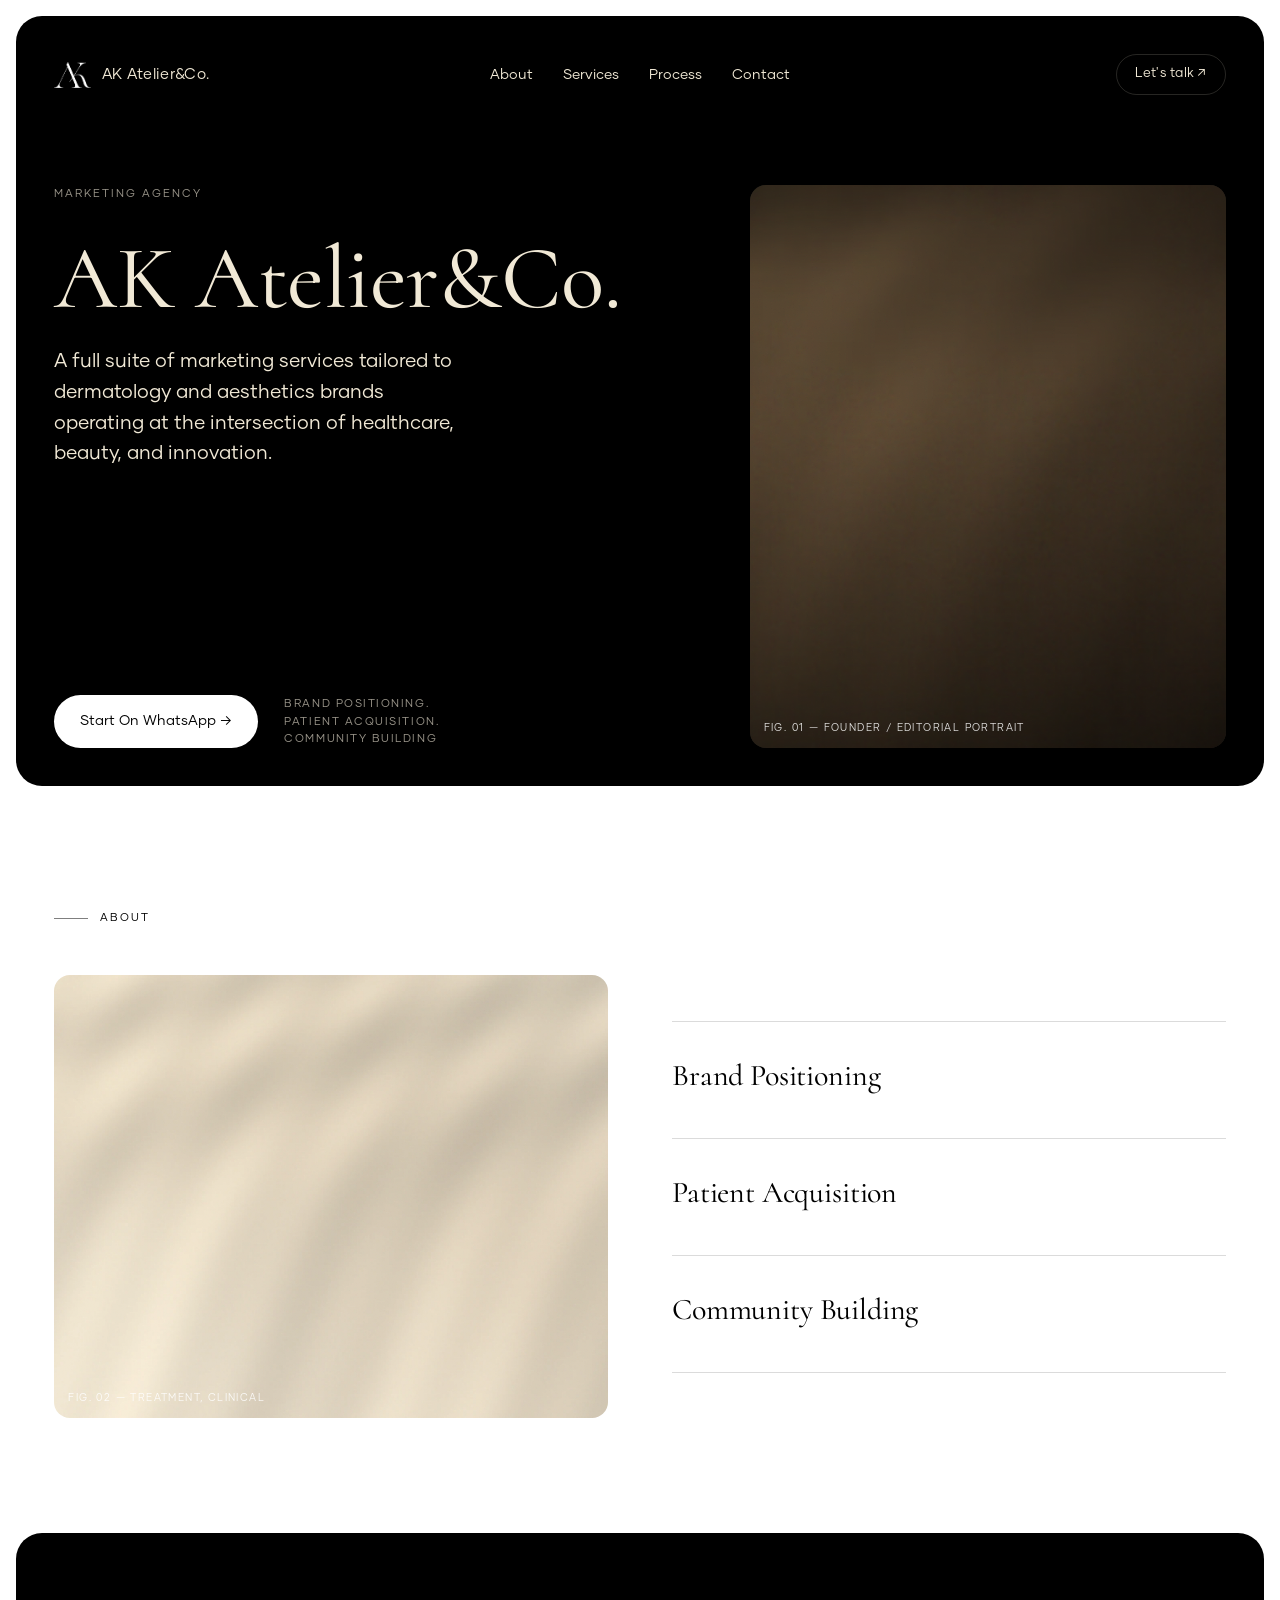
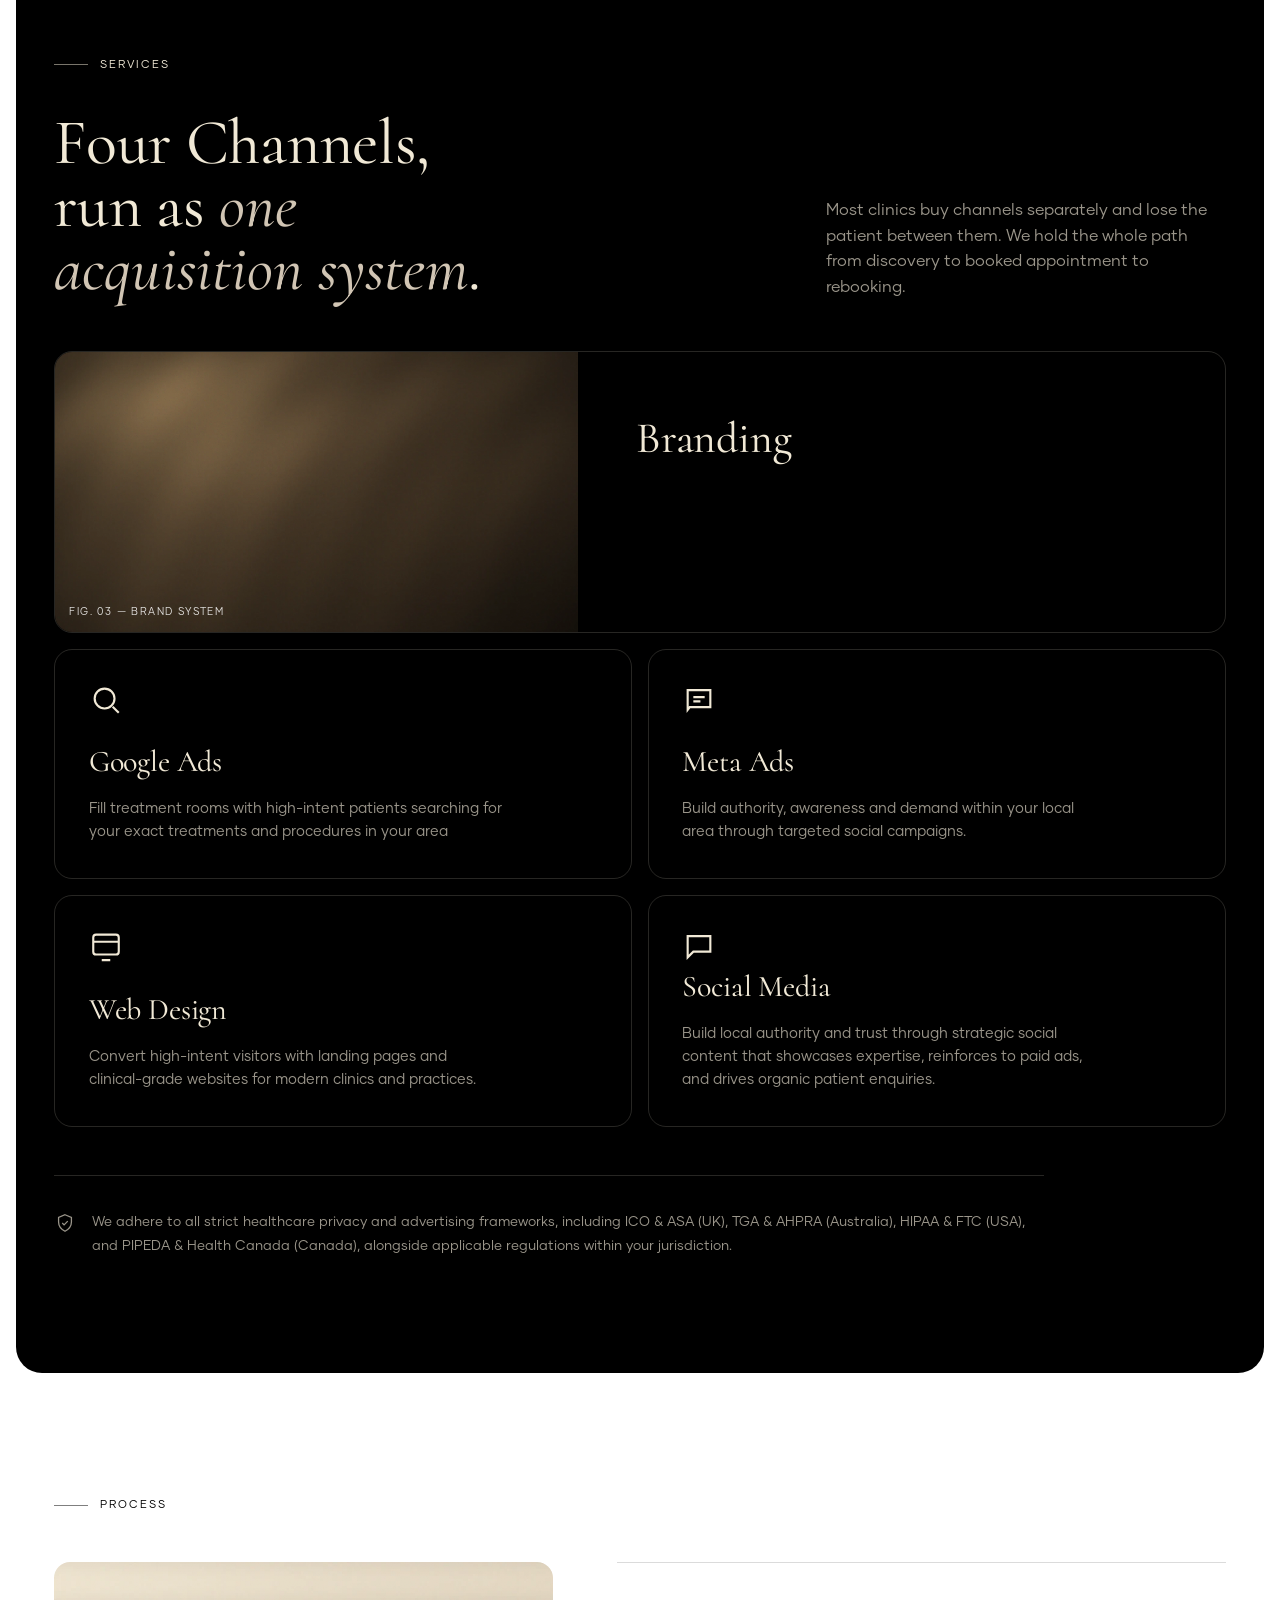
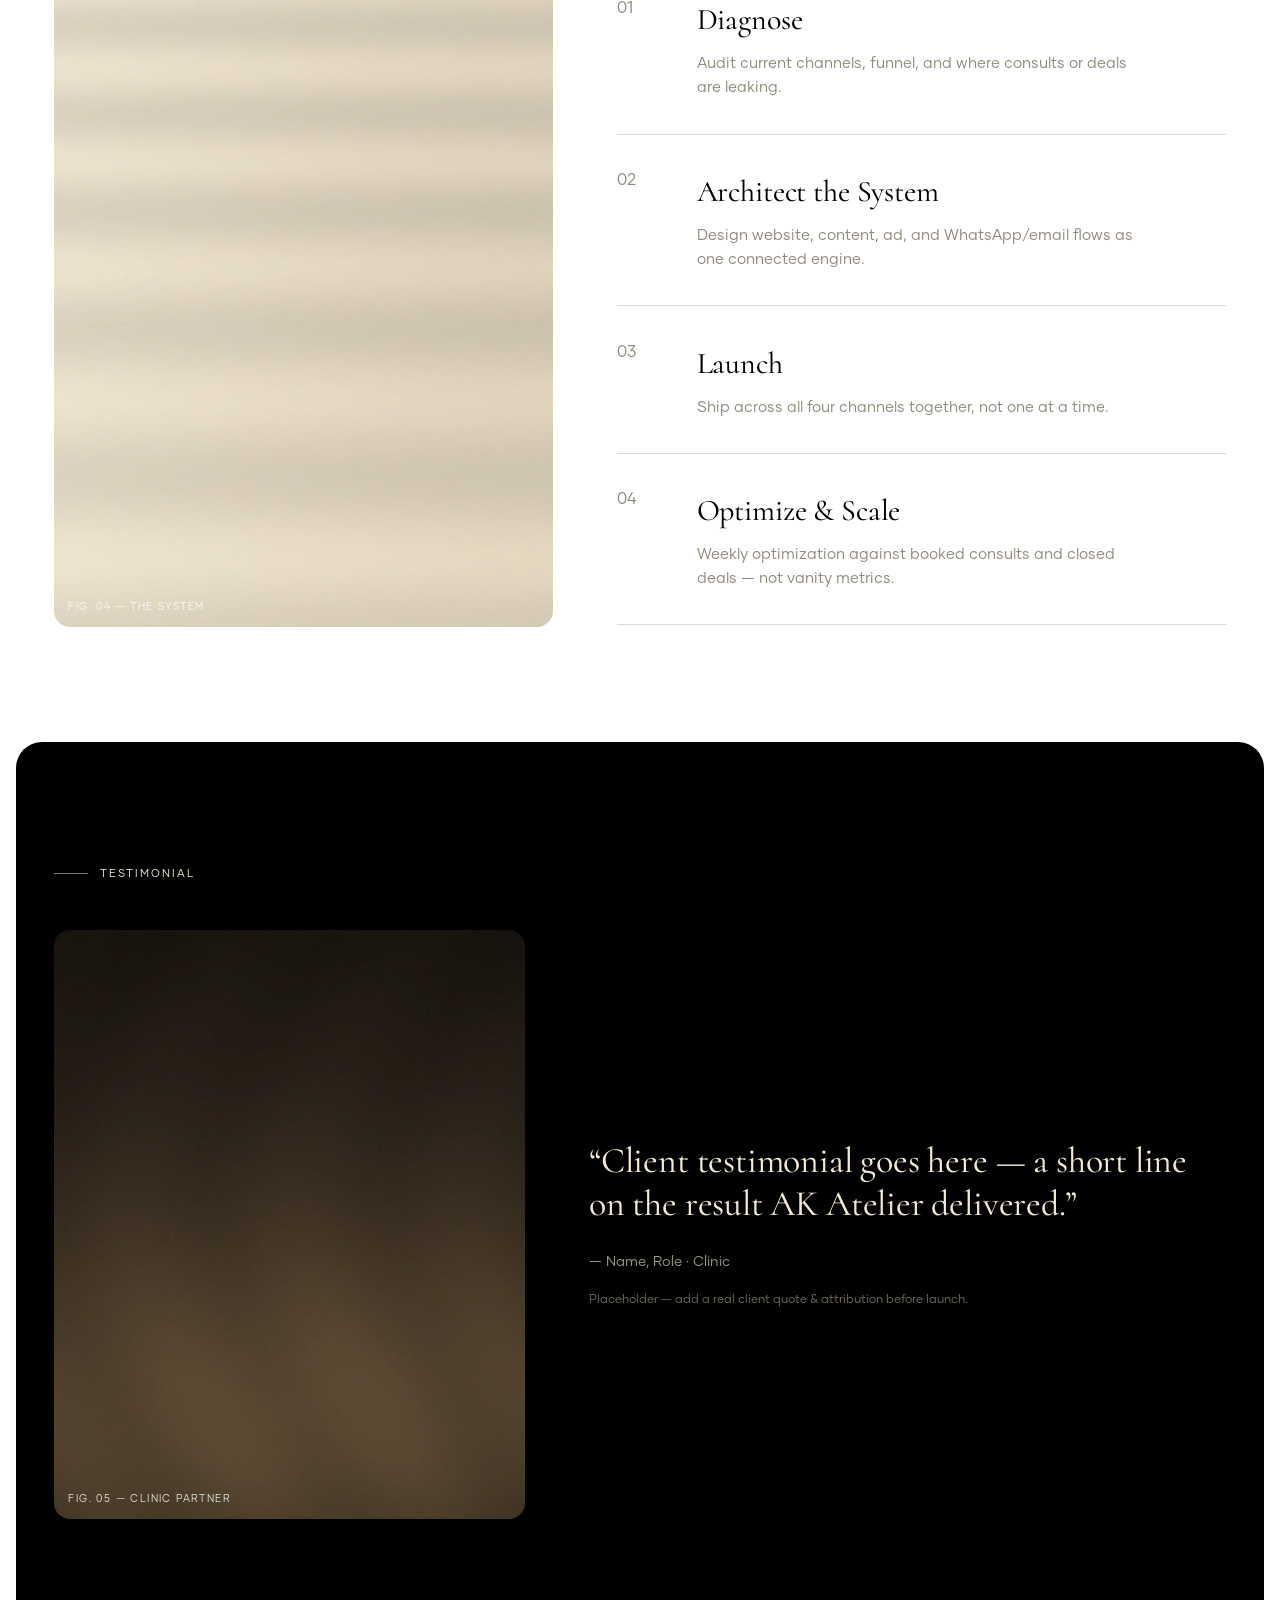
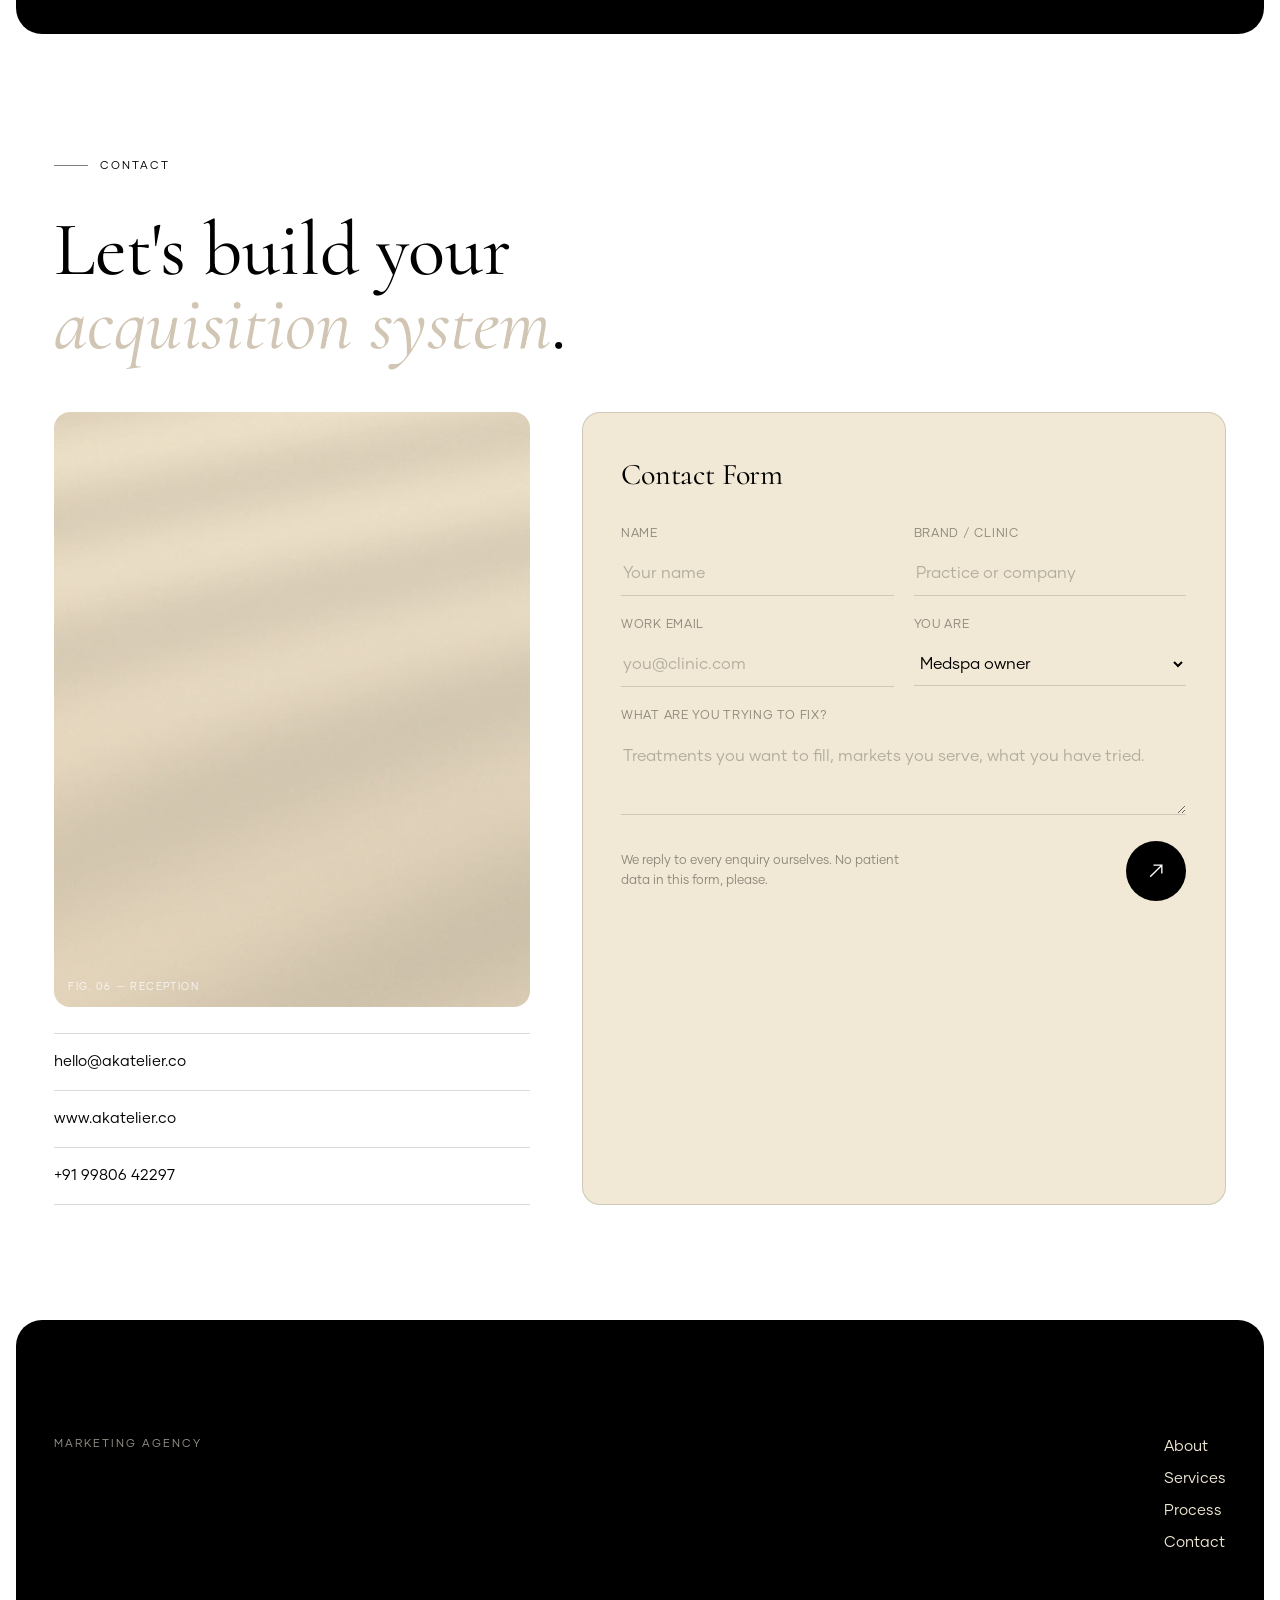
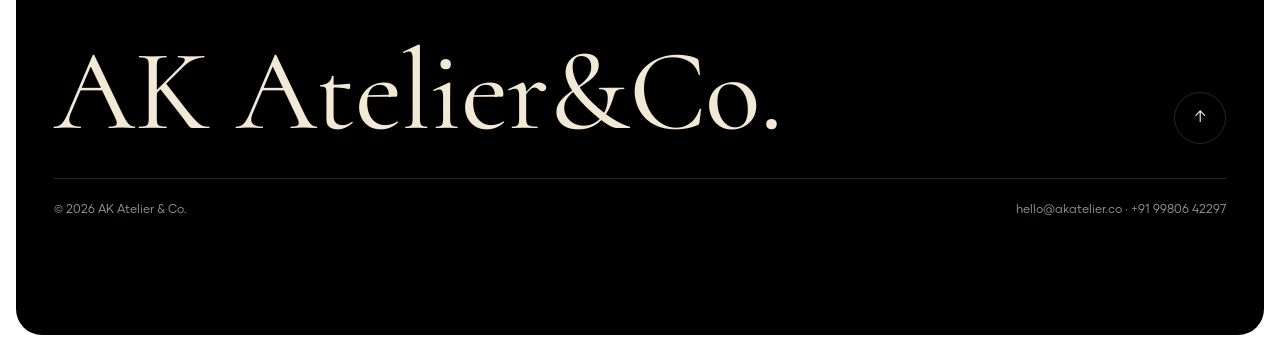
<file: site-1.html>
<!DOCTYPE html>
<html lang="en"><head><meta charset="utf-8"><meta name="viewport" content="width=device-width,initial-scale=1">
<title>AK Atelier & Co. — Marketing for Dermatology & Aesthetics</title>
<style>
@font-face{font-family:"Gilmer";src:url("assets/fonts/Gilmer-Light.otf") format("opentype");font-weight:300}
@font-face{font-family:"Gilmer";src:url("assets/fonts/Gilmer-Regular.otf") format("opentype");font-weight:400}
@font-face{font-family:"Satoshi";src:url("assets/fonts/Satoshi-Regular.otf") format("opentype");font-weight:400}
/* Serif display + accent — Cormorant, offline stand-in for THE SEASONS (swap src to Seasons files when supplied) */
@font-face{font-family:"Seasons";src:url("assets/fonts/Cormorant.ttf") format("truetype");font-weight:100 900;font-style:normal;font-display:swap}
@font-face{font-family:"Seasons";src:url("assets/fonts/Cormorant-Italic.ttf") format("truetype");font-weight:100 900;font-style:italic;font-display:swap}
:root{--serif:"Seasons",Georgia,serif;--cream:#FFFFFF;--panel:#F1E9D6;--ink:#000000;--ink-soft:#141311;--muted:#8f897c;--dmuted:#9a958a;--line:rgba(0,0,0,.14);--dline:rgba(241,233,214,.16);--r:26px}
*{margin:0;padding:0;box-sizing:border-box}
html{scroll-behavior:smooth}
body{background:var(--cream);color:var(--ink);font-family:"Gilmer",system-ui,sans-serif;font-weight:400;line-height:1.6;-webkit-font-smoothing:antialiased}
.g{font-family:"Gilmer",sans-serif}
a{color:inherit;text-decoration:none}
.shell{padding:clamp(10px,1.4vw,16px)}
.lab{font-family:"Gilmer";font-weight:400;font-size:11px;letter-spacing:.18em;text-transform:uppercase}
.lab.line{display:inline-flex;align-items:center;gap:12px}.lab.line::before{content:"";width:34px;height:1px;background:currentColor;opacity:.5}
.mut{color:var(--muted)}
.pill{display:inline-flex;align-items:center;gap:9px;font-family:"Gilmer";font-weight:400;font-size:14px;border-radius:100px;padding:15px 26px;transition:transform .2s}
.pill:hover{transform:translateY(-2px)}
.pill.light{background:#fff;color:var(--ink)}
.pill.dark{background:var(--ink);color:#fff}
.ph{position:relative;overflow:hidden;background:#1c1b18;background-size:cover;background-position:center}
.ph::after{content:"";position:absolute;inset:0;opacity:.10;mix-blend-mode:overlay;background-image:url("data:image/svg+xml,%3Csvg xmlns='http://www.w3.org/2000/svg' width='100' height='100'%3E%3Cfilter id='n'%3E%3CfeTurbulence baseFrequency='.85'/%3E%3C/filter%3E%3Crect width='100%25' height='100%25' filter='url(%23n)'/%3E%3C/svg%3E")}
.ph .cap{position:absolute;left:14px;bottom:12px;color:rgba(255,255,255,.85);font-family:"Gilmer";font-weight:400;font-size:10px;letter-spacing:.14em;text-transform:uppercase;z-index:2}
.wrap{max-width:1360px;margin:0 auto}

/* DARK block */
.dark{background:var(--ink);color:#F1E9D6;border-radius:var(--r);padding:clamp(24px,3vw,40px) clamp(20px,3vw,48px)}
.dark .mut{color:var(--dmuted)}
.dark .lab.line::before{background:#F1E9D6}

/* NAV */
.nav{display:grid;grid-template-columns:1fr auto 1fr;align-items:center;margin-bottom:clamp(40px,7vw,90px)}
.nav .bl{justify-self:start;display:flex;align-items:center;gap:11px;font-family:"Gilmer";font-weight:400;font-size:15px;letter-spacing:.02em}
.nav .bl img{height:26px;filter:invert(1)}
.nav .c{justify-self:center;display:flex;gap:30px;font-family:"Gilmer";font-weight:400;font-size:14px}
.nav .c a:hover{opacity:.6}
.nav .navcta{justify-self:end;font-family:"Gilmer";font-weight:400;font-size:13px;letter-spacing:.02em;border:1px solid var(--dline);border-radius:100px;padding:9px 18px;transition:background .25s,color .25s}
.nav .navcta:hover{background:#F1E9D6;color:var(--ink)}
@media(max-width:760px){.nav{grid-template-columns:1fr auto}.nav .c{display:none}.nav .navcta{justify-self:end}}

/* HERO */
.hero{min-height:clamp(600px,84vh,860px);display:flex;flex-direction:column}
.hero .grid{display:grid;grid-template-columns:1.15fr .85fr;gap:clamp(24px,4vw,60px);flex:1;align-items:stretch}
.hero .l{display:flex;flex-direction:column}
.hero h1{font-family:"Gilmer";font-weight:400;letter-spacing:-.03em;line-height:.95;font-size:clamp(48px,7vw,104px);margin:clamp(20px,3vw,34px) 0 clamp(18px,2vw,26px)}
.hero .stmt{font-size:clamp(17px,1.5vw,21px);max-width:34ch;color:#F1E9D6}
.hero .l .foot{margin-top:auto;display:flex;align-items:center;gap:26px;flex-wrap:wrap;padding-top:34px}
.hero .l .foot .plr{font-family:"Gilmer";font-weight:400;font-size:11px;letter-spacing:.14em;text-transform:uppercase;color:var(--dmuted);max-width:24ch}
.hero .r{border-radius:16px;min-height:clamp(340px,44vw,620px)}
@media(max-width:820px){.hero .grid{grid-template-columns:1fr}.hero .r{min-height:340px}}

/* section paddings for light blocks */
.sec{padding:clamp(70px,9vw,130px) clamp(20px,3vw,48px)}

/* ABOUT */
.about .grid{display:grid;grid-template-columns:1fr 1fr;gap:clamp(30px,5vw,80px);align-items:center;margin-top:clamp(30px,4vw,48px)}
.about .ph{aspect-ratio:5/4;border-radius:16px}
.about .list .it{border-top:1px solid var(--line);padding:clamp(20px,2.4vw,30px) 0}
.about .list .it:last-child{border-bottom:1px solid var(--line)}
.about .list .it h3{font-family:"Gilmer";font-weight:400;font-size:clamp(22px,2.4vw,30px);letter-spacing:-.01em;margin-bottom:8px}
.about .list .it p{color:var(--muted);font-size:15px;max-width:42ch}
@media(max-width:820px){.about .grid{grid-template-columns:1fr}}

/* SERVICES */
.svc-h{display:flex;justify-content:space-between;align-items:flex-end;gap:24px;flex-wrap:wrap;margin:clamp(24px,3vw,40px) 0 clamp(30px,4vw,50px)}
.svc-h h2{font-family:"Gilmer";font-weight:400;letter-spacing:-.025em;line-height:.98;font-size:clamp(34px,5vw,72px);max-width:15ch}
.svc-h p{color:var(--dmuted);max-width:40ch;font-size:16px}
.brand-band{display:grid;grid-template-columns:1fr 1.2fr;gap:20px;align-items:stretch;border:1px solid var(--dline);border-radius:18px;overflow:hidden;margin-bottom:16px}
.brand-band .ph{min-height:280px}
.brand-band .b{padding:clamp(24px,3vw,40px);display:flex;flex-direction:column;justify-content:space-between}
.brand-band .b .lab{color:var(--dmuted)}
.brand-band .b h3{font-family:"Gilmer";font-weight:400;font-size:clamp(28px,3.4vw,44px);margin:14px 0}
.brand-band .b p{color:var(--dmuted);max-width:44ch;font-size:15px}
.svc-grid{display:grid;grid-template-columns:1fr 1fr;gap:16px}
.sc{border:1px solid var(--dline);border-radius:18px;padding:clamp(24px,2.6vw,34px);min-height:230px;display:flex;flex-direction:column;transition:background .3s}
.sc:hover{background:var(--ink-soft)}
.sc .ic{width:34px;height:34px;stroke:#F1E9D6;fill:none;stroke-width:1.5}
.sc h3{font-family:"Gilmer";font-weight:400;font-size:clamp(22px,2.4vw,30px);margin:auto 0 12px}
.sc p{color:var(--dmuted);font-size:14.5px;max-width:46ch}
.compliance{display:flex;gap:16px;align-items:flex-start;border-top:1px solid var(--dline);margin-top:clamp(30px,4vw,48px);padding-top:clamp(24px,3vw,34px);color:var(--dmuted);font-size:13.5px;line-height:1.8;max-width:110ch}
.compliance svg{flex:0 0 auto;width:22px;height:22px;stroke:var(--dmuted);fill:none;stroke-width:1.4;margin-top:2px}
@media(max-width:820px){.brand-band,.svc-grid{grid-template-columns:1fr}}

/* PROCESS */
.proc .grid{display:grid;grid-template-columns:.9fr 1.1fr;gap:clamp(30px,5vw,80px);align-items:start;margin-top:clamp(30px,4vw,48px)}
.proc .ph{aspect-ratio:3/4;border-radius:16px;position:sticky;top:20px}
.proc .steps .st{display:grid;grid-template-columns:60px 1fr;gap:20px;border-top:1px solid var(--line);padding:clamp(22px,2.6vw,34px) 0}
.proc .steps .st:last-child{border-bottom:1px solid var(--line)}
.proc .steps .st .no{font-family:"Gilmer";font-weight:400;font-size:16px;color:var(--muted)}
.proc .steps .st h3{font-family:"Gilmer";font-weight:400;font-size:clamp(22px,2.4vw,30px);margin-bottom:8px;letter-spacing:-.01em}
.proc .steps .st p{color:var(--muted);font-size:15px;max-width:44ch}
@media(max-width:820px){.proc .grid{grid-template-columns:1fr}.proc .ph{position:relative;max-height:360px}}

/* TESTIMONIAL */
.tst .grid{display:grid;grid-template-columns:.85fr 1.15fr;gap:clamp(30px,5vw,70px);align-items:center;margin-top:clamp(30px,4vw,48px)}
.tst .ph{aspect-ratio:4/5;border-radius:16px}
.tst blockquote{font-family:"Gilmer";font-weight:400;letter-spacing:-.01em;font-size:clamp(22px,2.8vw,40px);line-height:1.2}
.tst .by{margin-top:26px;color:var(--dmuted);font-size:14px}
.tst .note{margin-top:18px;font-size:12px;color:#6f6a60}
@media(max-width:820px){.tst .grid{grid-template-columns:1fr}}

/* CONTACT */
.contact .top{display:flex;justify-content:space-between;align-items:flex-end;gap:24px;flex-wrap:wrap;margin:clamp(24px,3vw,40px) 0 clamp(34px,4vw,54px)}
.contact .top h2{font-family:"Gilmer";font-weight:400;letter-spacing:-.025em;font-size:clamp(38px,6vw,92px);line-height:.96}
.contact .grid{display:grid;grid-template-columns:.85fr 1.15fr;gap:clamp(24px,4vw,52px);align-items:stretch}
.contact .side .ph{aspect-ratio:4/5;border-radius:16px;margin-bottom:26px}
.contact .side .det .it{border-top:1px solid var(--line);padding:16px 0;font-family:"Gilmer";font-weight:400;font-size:15px}
.contact .side .det .it:last-child{border-bottom:1px solid var(--line)}
.form-card{border:1px solid var(--line);border-radius:18px;padding:clamp(26px,3vw,44px);position:relative;background:var(--panel)}
.form-card h3{font-family:"Gilmer";font-weight:400;font-size:clamp(22px,2.4vw,30px);margin-bottom:26px}
.form{display:grid;gap:20px}
.frow{display:grid;grid-template-columns:1fr 1fr;gap:20px}
.field{display:flex;flex-direction:column;gap:8px}
.field label{font-family:"Gilmer";font-weight:400;font-size:12px;letter-spacing:.06em;text-transform:uppercase;color:var(--muted)}
.field input,.field select,.field textarea{background:transparent;border:none;border-bottom:1px solid var(--line);padding:12px 2px;font-family:inherit;font-size:16px;color:var(--ink)}
.field input::placeholder,.field textarea::placeholder{color:#b3ad9f}
.field input:focus,.field select:focus,.field textarea:focus{outline:none;border-color:var(--ink)}
.field textarea{resize:vertical;min-height:80px}
.form .btnrow{display:flex;justify-content:space-between;align-items:center;gap:16px;margin-top:6px}
.form .note{color:var(--muted);font-size:12.5px;max-width:38ch}
.form .send{width:60px;height:60px;border-radius:100px;background:var(--ink);color:#fff;display:grid;place-items:center;border:none;cursor:pointer;flex:0 0 auto;transition:transform .2s}
.form .send:hover{transform:translateY(-2px)}
@media(max-width:820px){.contact .grid{grid-template-columns:1fr}.frow{grid-template-columns:1fr}}

/* FOOTER */
.foot-in{display:flex;justify-content:space-between;gap:24px;flex-wrap:wrap}
.foot-in .c a{display:block;font-family:"Gilmer";font-weight:400;font-size:15px;margin-bottom:8px}
.foot-in .c a:hover{opacity:.6}
.foot-big{display:flex;justify-content:space-between;align-items:flex-end;gap:24px;margin-top:clamp(40px,6vw,80px)}
.foot-big h2{font-family:"Gilmer";font-weight:400;letter-spacing:-.03em;font-size:clamp(48px,9vw,150px);line-height:.9}
.foot-big .up{width:52px;height:52px;border-radius:100px;border:1px solid var(--dline);display:grid;place-items:center;color:#F1E9D6}
.foot-bot{border-top:1px solid var(--dline);margin-top:34px;padding-top:22px;color:var(--dmuted);font-family:"Gilmer";font-size:12px;display:flex;justify-content:space-between;gap:16px;flex-wrap:wrap}

.rv{opacity:0;transform:translateY(20px);transition:opacity .8s cubic-bezier(.22,1,.36,1),transform .8s cubic-bezier(.22,1,.36,1)}
.rv.in{opacity:1;transform:none}
@media(prefers-reduced-motion:reduce){.rv{opacity:1!important;transform:none!important}}
.hero h1,.svc-h h2,.contact .top h2,.foot-big h2,.tst blockquote{font-weight:300}
/* ===== TYPE SYSTEM (brand guidelines): serif headings + serif-italic accents, Gilmer body ===== */
.hero h1,.about .list .it h3,.svc-h h2,.brand-band .b h3,.sc h3,.proc .steps .st h3,.contact .top h2,.form-card h3,.foot-big h2,.tst blockquote{font-family:var(--serif);font-style:normal;font-weight:440;font-optical-sizing:auto;font-variation-settings:"SOFT" 0,"WONK" 0;letter-spacing:-.005em}
.ac{font-family:var(--serif);font-style:italic;font-weight:440;font-optical-sizing:auto;font-variation-settings:"SOFT" 0,"WONK" 0;letter-spacing:0;color:#D1C5B4}
/* Pryzm media backgrounds (offline, in assets/img) */
.about .ph{background-image:url("assets/img/ak-l1.webp")}
.brand-band .ph{background-image:url("assets/img/ak-d1.webp")}
.proc .ph{background-image:url("assets/img/ak-l3.webp")}
.contact .side .ph{background-image:url("assets/img/ak-l2.webp")}
.tst .ph{background-image:url("assets/img/ak-d3.webp")}
.hero .r{position:relative;overflow:hidden;background:#1c1b18}
.hero .r video{position:absolute;inset:0;width:100%;height:100%;object-fit:cover;display:block}
.hero .r .cap{position:absolute;z-index:2}
</style></head>
<body><div class="shell">

<!-- HERO (dark) -->
<header class="dark hero">
  <div class="nav">
    <div class="bl"><img src="assets/logo/AK-monogram.png" alt="AK">AK Atelier&amp;Co.</div>
    <div class="c"><a href="#about">About</a><a href="#services">Services</a><a href="#process">Process</a><a href="#contact">Contact</a></div>
    <a class="navcta" href="#contact">Let's talk ↗</a>
  </div>
  <div class="grid">
    <div class="l">
      <div class="lab mut">Marketing Agency</div>
      <h1 class="g">AK Atelier&amp;Co.</h1>
      <p class="stmt">A full suite of marketing services tailored to dermatology and aesthetics brands operating at the intersection of healthcare, beauty, and innovation.</p>
      <div class="foot">
        <a class="pill light" href="#contact">Start On WhatsApp →</a>
        <span class="plr">Brand Positioning. Patient Acquisition. Community Building</span>
      </div>
    </div>
    <div class="r ph"><video autoplay muted loop playsinline poster="assets/img/ak-hero.webp"><source src="assets/video/ak-hero.webm" type="video/webm"><source src="assets/video/ak-hero.mp4" type="video/mp4"></video><span class="cap">Fig. 01 — Founder / editorial portrait</span></div>
  </div>
</header>

<!-- ABOUT (light) -->
<section class="sec about wrap" id="about">
  <div class="lab line">About</div>
  <div class="grid">
    <div class="ph"><span class="cap">Fig. 02 — Treatment, clinical</span></div>
    <div class="list">
      <div class="it rv"><h3 class="g">Brand Positioning</h3></div>
      <div class="it rv"><h3 class="g">Patient Acquisition</h3></div>
      <div class="it rv"><h3 class="g">Community Building</h3></div>
    </div>
  </div>
</section>

<!-- SERVICES (dark) -->
<section class="dark sec" id="services" style="margin:0 clamp(0px,0vw,0px)">
  <div class="wrap">
    <div class="lab line">Services</div>
    <div class="svc-h">
      <h2 class="g">Four Channels, run as <span class="ac">one acquisition system</span>.</h2>
      <p>Most clinics buy channels separately and lose the patient between them. We hold the whole path from discovery to booked appointment to rebooking.</p>
    </div>
    <div class="brand-band">
      <div class="ph"><span class="cap">Fig. 03 — Brand system</span></div>
      <div class="b"><h3 class="g">Branding</h3></div>
    </div>
    <div class="svc-grid">
      <div class="sc rv"><svg class="ic" viewBox="0 0 24 24"><circle cx="11" cy="11" r="7"/><path d="M21 21l-4.3-4.3"/></svg><h3 class="g">Google Ads</h3><p>Fill treatment rooms with high-intent patients searching for your exact treatments and procedures in your area</p></div>
      <div class="sc rv"><svg class="ic" viewBox="0 0 24 24"><path d="M4 5h16v12H5.5L4 19z"/><path d="M8 10h8M8 13h5"/></svg><h3 class="g">Meta Ads</h3><p>Build authority, awareness and demand within your local area through targeted social campaigns.</p></div>
      <div class="sc rv"><svg class="ic" viewBox="0 0 24 24"><rect x="3" y="4" width="18" height="14" rx="2"/><path d="M3 9h18M9 22h6"/></svg><h3 class="g">Web Design</h3><p>Convert high-intent visitors with landing pages and clinical-grade websites for modern clinics and practices.</p></div>
      <div class="sc rv"><svg class="ic" viewBox="0 0 24 24"><path d="M4 5h16v11H8l-4 4z"/></svg><h3 class="g">Social Media</h3><p>Build local authority and trust through strategic social content that showcases expertise, reinforces to paid ads, and drives organic patient enquiries.</p></div>
    </div>
    <div class="compliance"><svg viewBox="0 0 24 24"><path d="M12 3l7 3v5c0 4.5-3 8-7 10-4-2-7-5.5-7-10V6z"/><path d="M9 12l2 2 4-4"/></svg><span>We adhere to all strict healthcare privacy and advertising frameworks, including ICO &amp; ASA (UK), TGA &amp; AHPRA (Australia), HIPAA &amp; FTC (USA), and PIPEDA &amp; Health Canada (Canada), alongside applicable regulations within your jurisdiction.</span></div>
  </div>
</section>

<!-- PROCESS (light) -->
<section class="sec proc wrap" id="process">
  <div class="lab line">Process</div>
  <div class="grid">
    <div class="ph"><span class="cap">Fig. 04 — The system</span></div>
    <div class="steps">
      <div class="st rv"><span class="no">01</span><div><h3 class="g">Diagnose</h3><p>Audit current channels, funnel, and where consults or deals are leaking.</p></div></div>
      <div class="st rv"><span class="no">02</span><div><h3 class="g">Architect the System</h3><p>Design website, content, ad, and WhatsApp/email flows as one connected engine.</p></div></div>
      <div class="st rv"><span class="no">03</span><div><h3 class="g">Launch</h3><p>Ship across all four channels together, not one at a time.</p></div></div>
      <div class="st rv"><span class="no">04</span><div><h3 class="g">Optimize &amp; Scale</h3><p>Weekly optimization against booked consults and closed deals — not vanity metrics.</p></div></div>
    </div>
  </div>
</section>

<!-- TESTIMONIAL (dark) -->
<section class="dark sec tst" id="testimonial">
  <div class="wrap">
    <div class="lab line">Testimonial</div>
    <div class="grid">
      <div class="ph"><span class="cap">Fig. 05 — Clinic partner</span></div>
      <div>
        <blockquote class="g">&ldquo;Client testimonial goes here — a short line on the result AK Atelier delivered.&rdquo;</blockquote>
        <div class="by">— Name, Role · Clinic</div>
        <div class="note">Placeholder — add a real client quote &amp; attribution before launch.</div>
      </div>
    </div>
  </div>
</section>

<!-- CONTACT (light) -->
<section class="sec contact wrap" id="contact">
  <div class="lab line">Contact</div>
  <div class="top"><h2 class="g">Let's build your<br><span class="ac">acquisition system</span>.</h2></div>
  <div class="grid">
    <div class="side">
      <div class="ph"><span class="cap">Fig. 06 — Reception</span></div>
      <div class="det">
        <div class="it"><a href="mailto:hello@akatelier.co">hello@akatelier.co</a></div>
        <div class="it"><a href="http://www.akatelier.co">www.akatelier.co</a></div>
        <div class="it">+91 99806 42297</div>
      </div>
    </div>
    <div class="form-card">
      <h3 class="g">Contact Form</h3>
      <form class="form" onsubmit="return false">
        <div class="frow"><div class="field"><label>Name</label><input placeholder="Your name"></div><div class="field"><label>Brand / clinic</label><input placeholder="Practice or company"></div></div>
        <div class="frow"><div class="field"><label>Work email</label><input type="email" placeholder="you@clinic.com"></div><div class="field"><label>You are</label><select><option>Medspa owner</option><option>Dermatology clinic</option><option>Aesthetic brand</option><option>Equipment provider</option><option>Other</option></select></div></div>
        <div class="field"><label>What are you trying to fix?</label><textarea placeholder="Treatments you want to fill, markets you serve, what you have tried."></textarea></div>
        <div class="btnrow"><p class="note">We reply to every enquiry ourselves. No patient data in this form, please.</p><button class="send" type="submit" aria-label="Send the brief"><svg width="20" height="20" viewBox="0 0 24 24" fill="none" stroke="#fff" stroke-width="1.6"><path d="M5 19L19 5M9 5h10v10"/></svg></button></div>
      </form>
    </div>
  </div>
</section>

<!-- FOOTER (dark) -->
<footer class="dark sec">
  <div class="wrap">
    <div class="foot-in">
      <div class="lab mut">Marketing Agency</div>
      <div class="c"><a href="#about">About</a><a href="#services">Services</a><a href="#process">Process</a><a href="#contact">Contact</a></div>
    </div>
    <div class="foot-big"><h2 class="g">AK Atelier&amp;Co.</h2><a href="#" class="up">↑</a></div>
    <div class="foot-bot"><span>© 2026 AK Atelier &amp; Co.</span><span>hello@akatelier.co · +91 99806 42297</span></div>
  </div>
</footer>

</div>
<script>
const io=new IntersectionObserver(es=>es.forEach(e=>{if(e.isIntersecting){e.target.classList.add('in');io.unobserve(e.target)}}),{threshold:.14});
document.querySelectorAll('.rv').forEach((el,i)=>{el.style.transitionDelay=(Math.min(i%4,3)*70)+'ms';io.observe(el)});
</script>
</body></html>
</file>
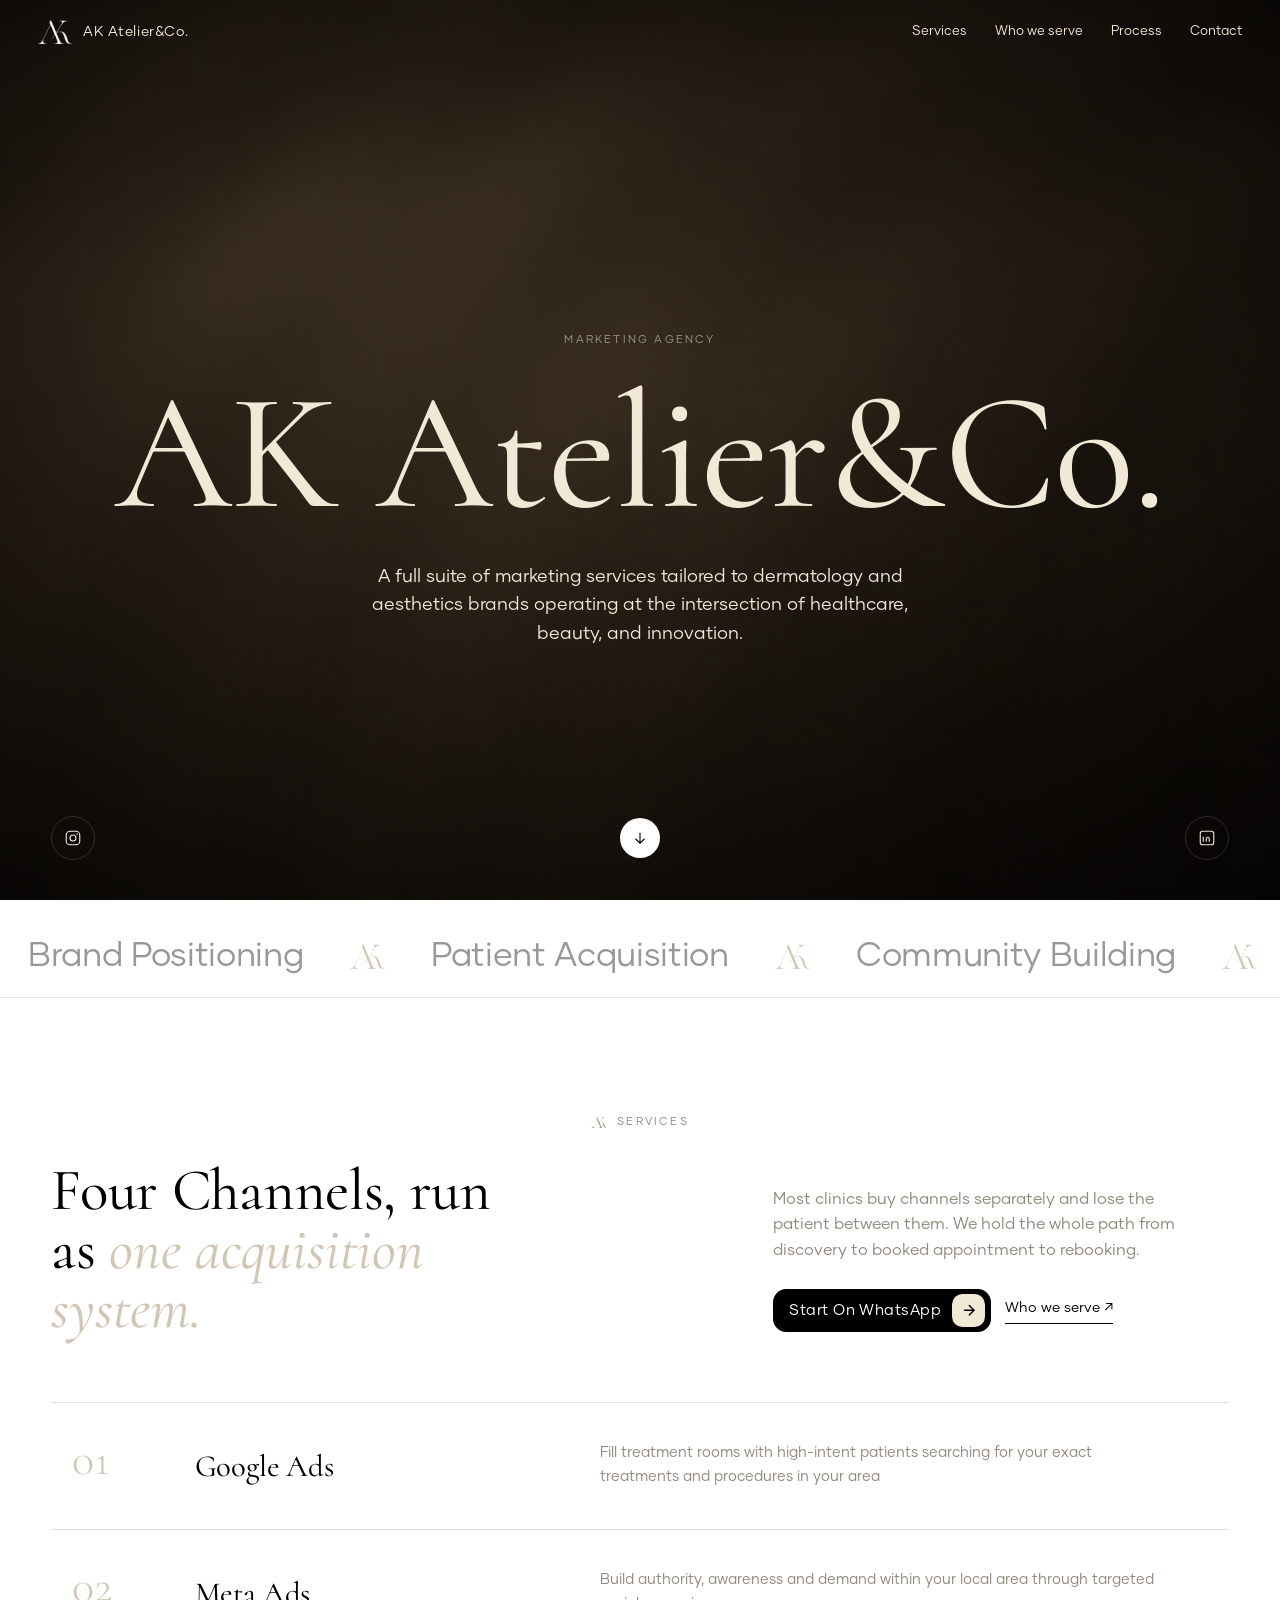
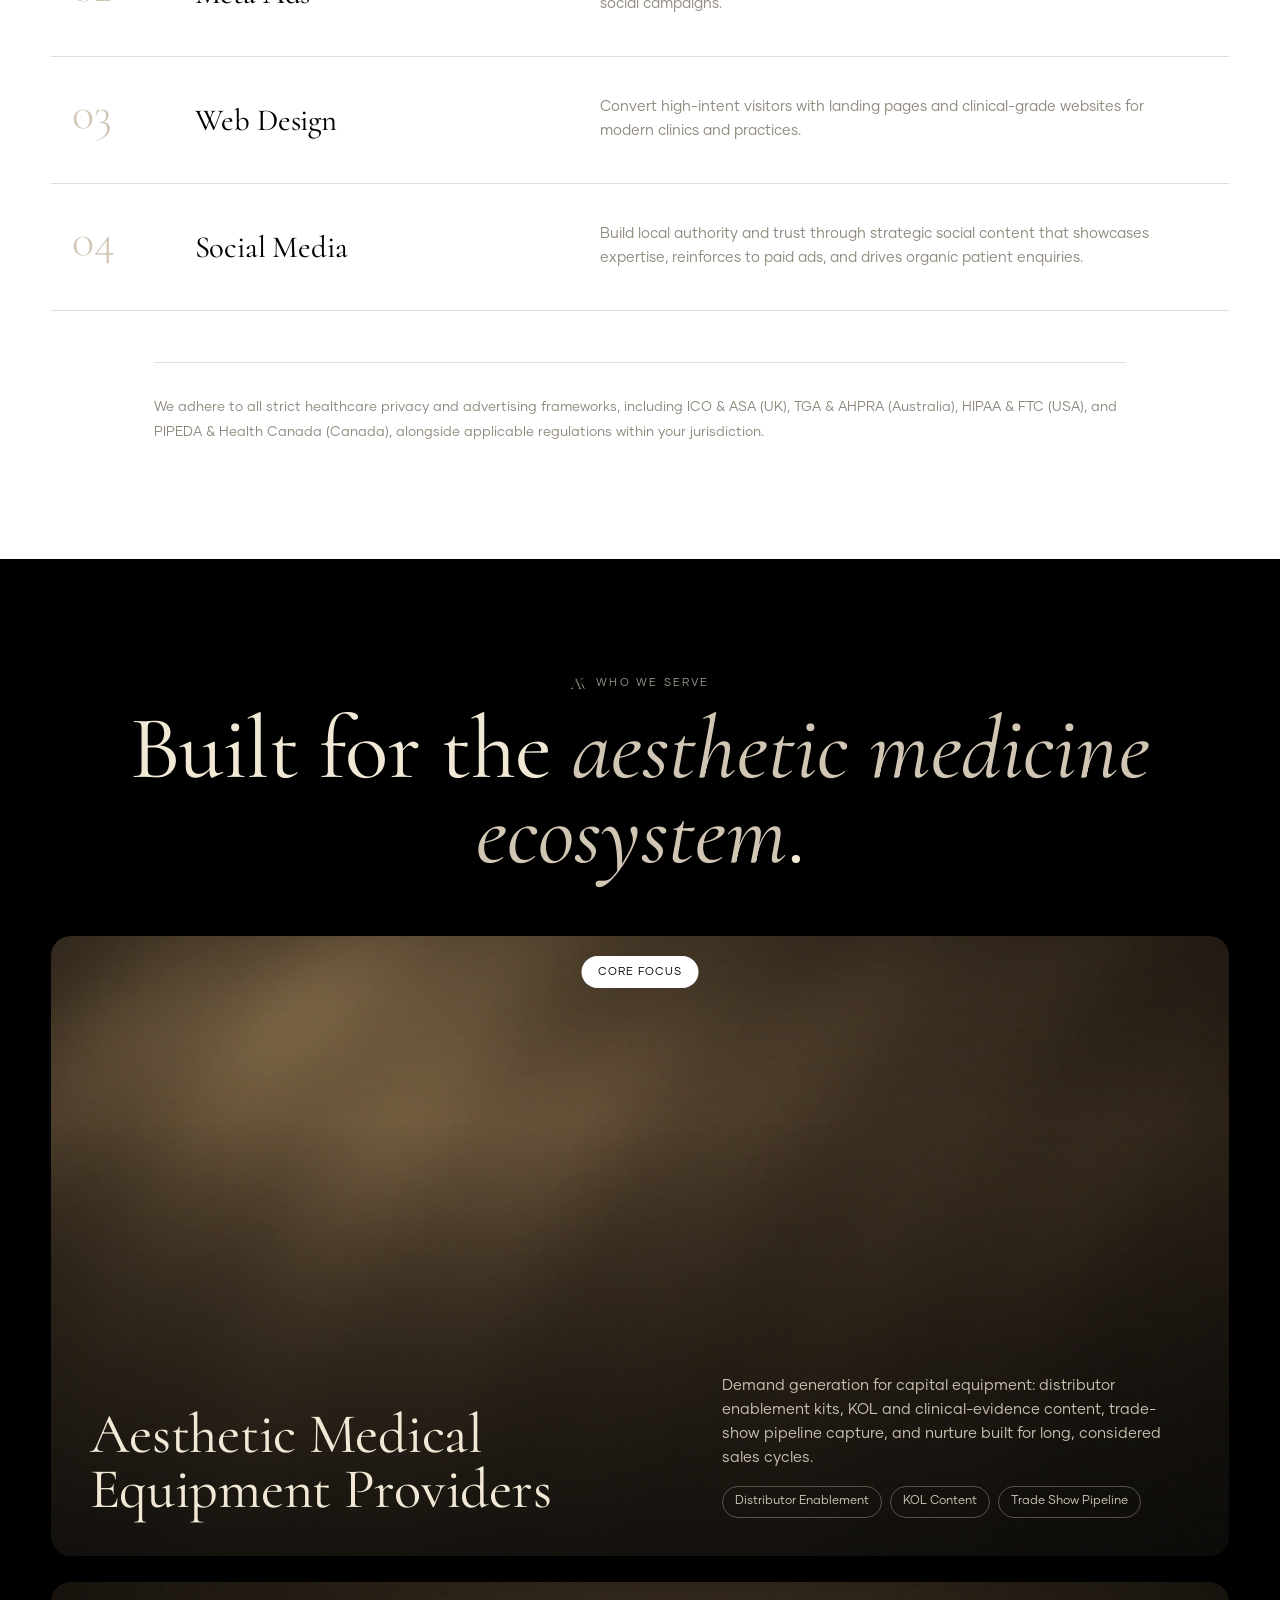
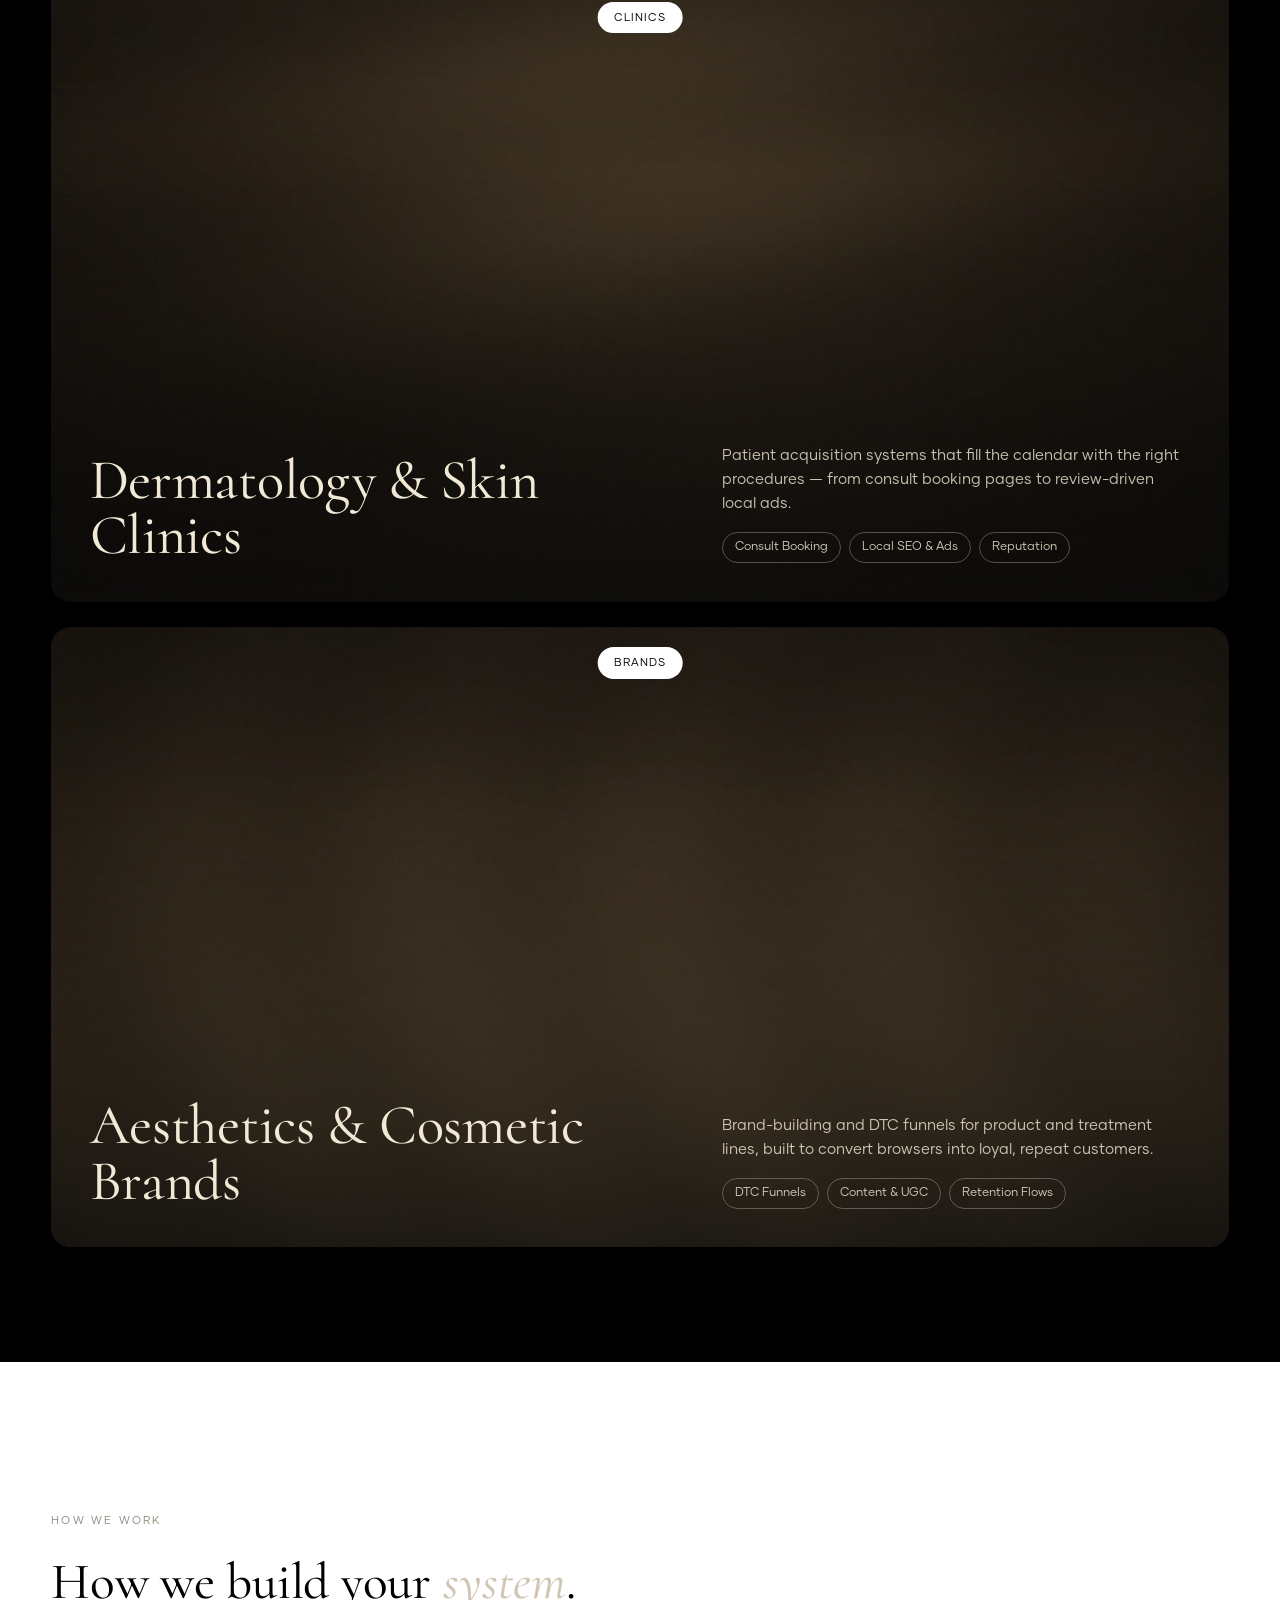
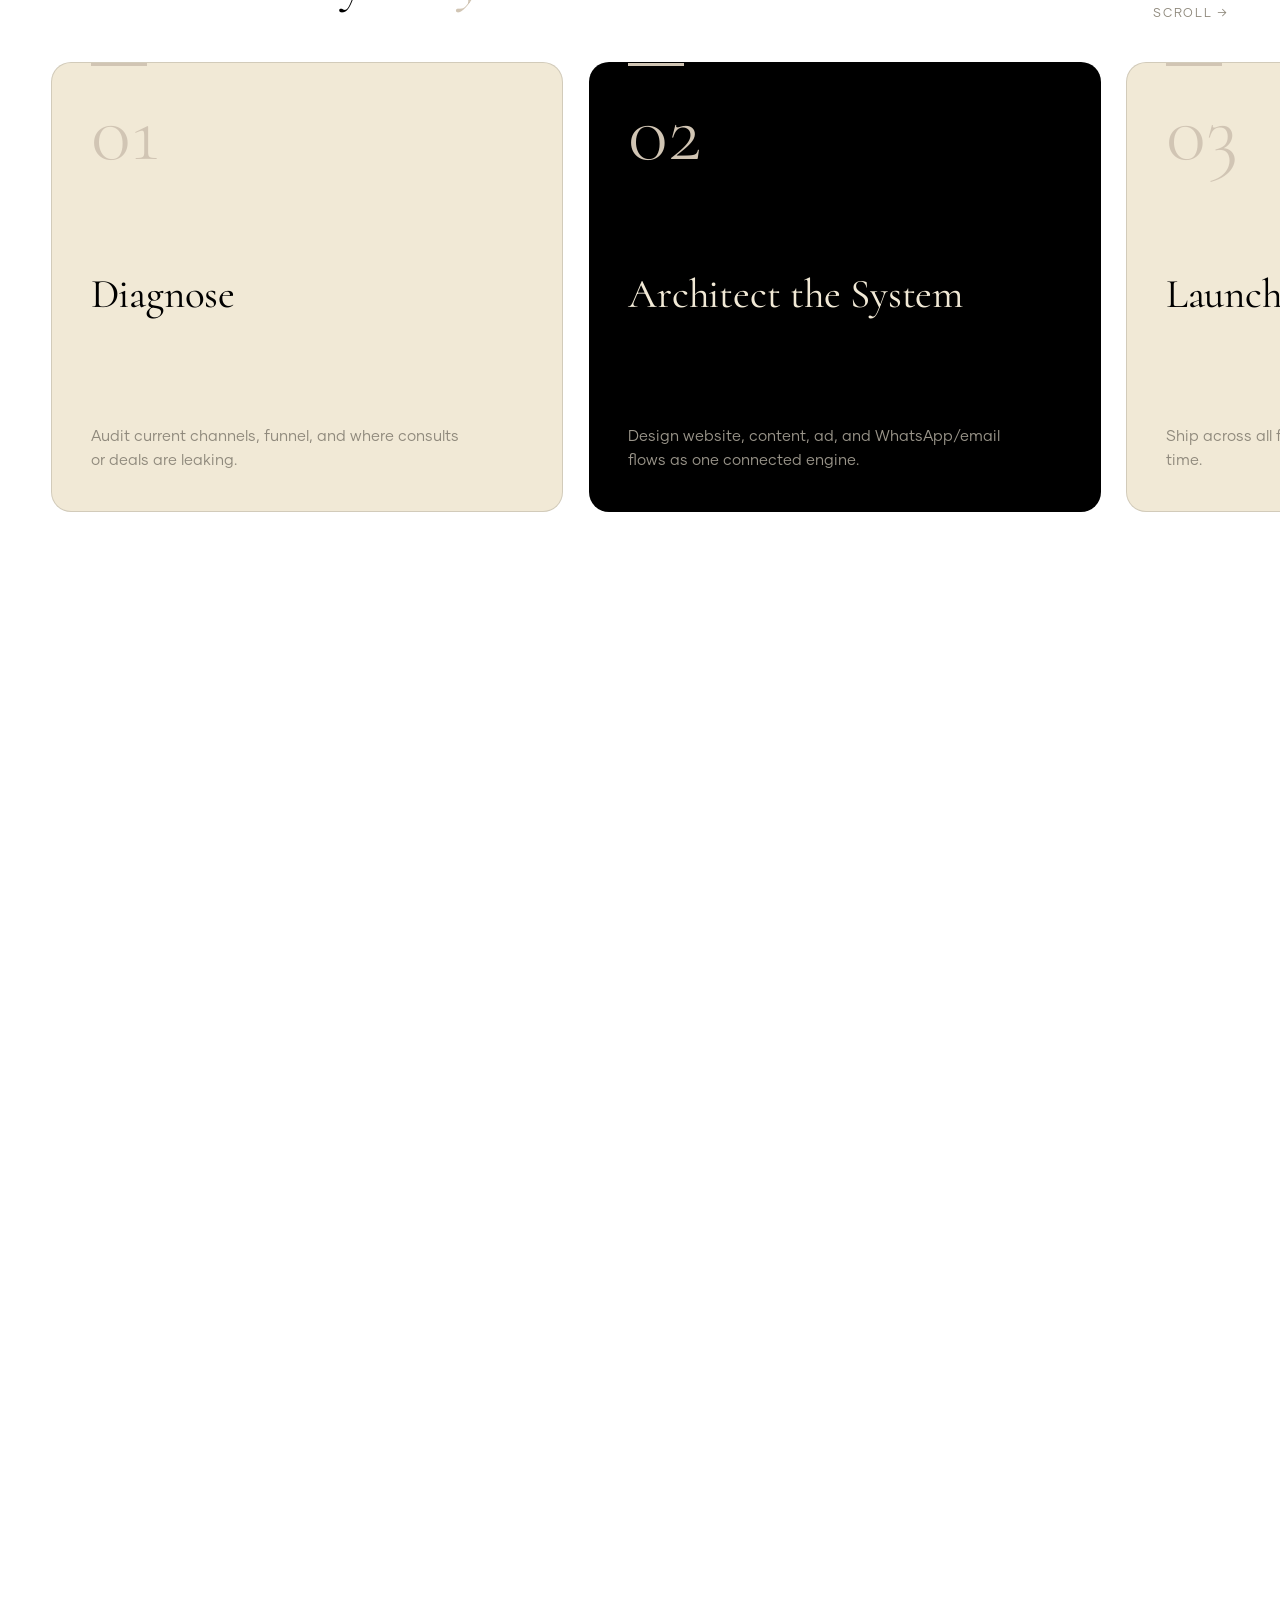
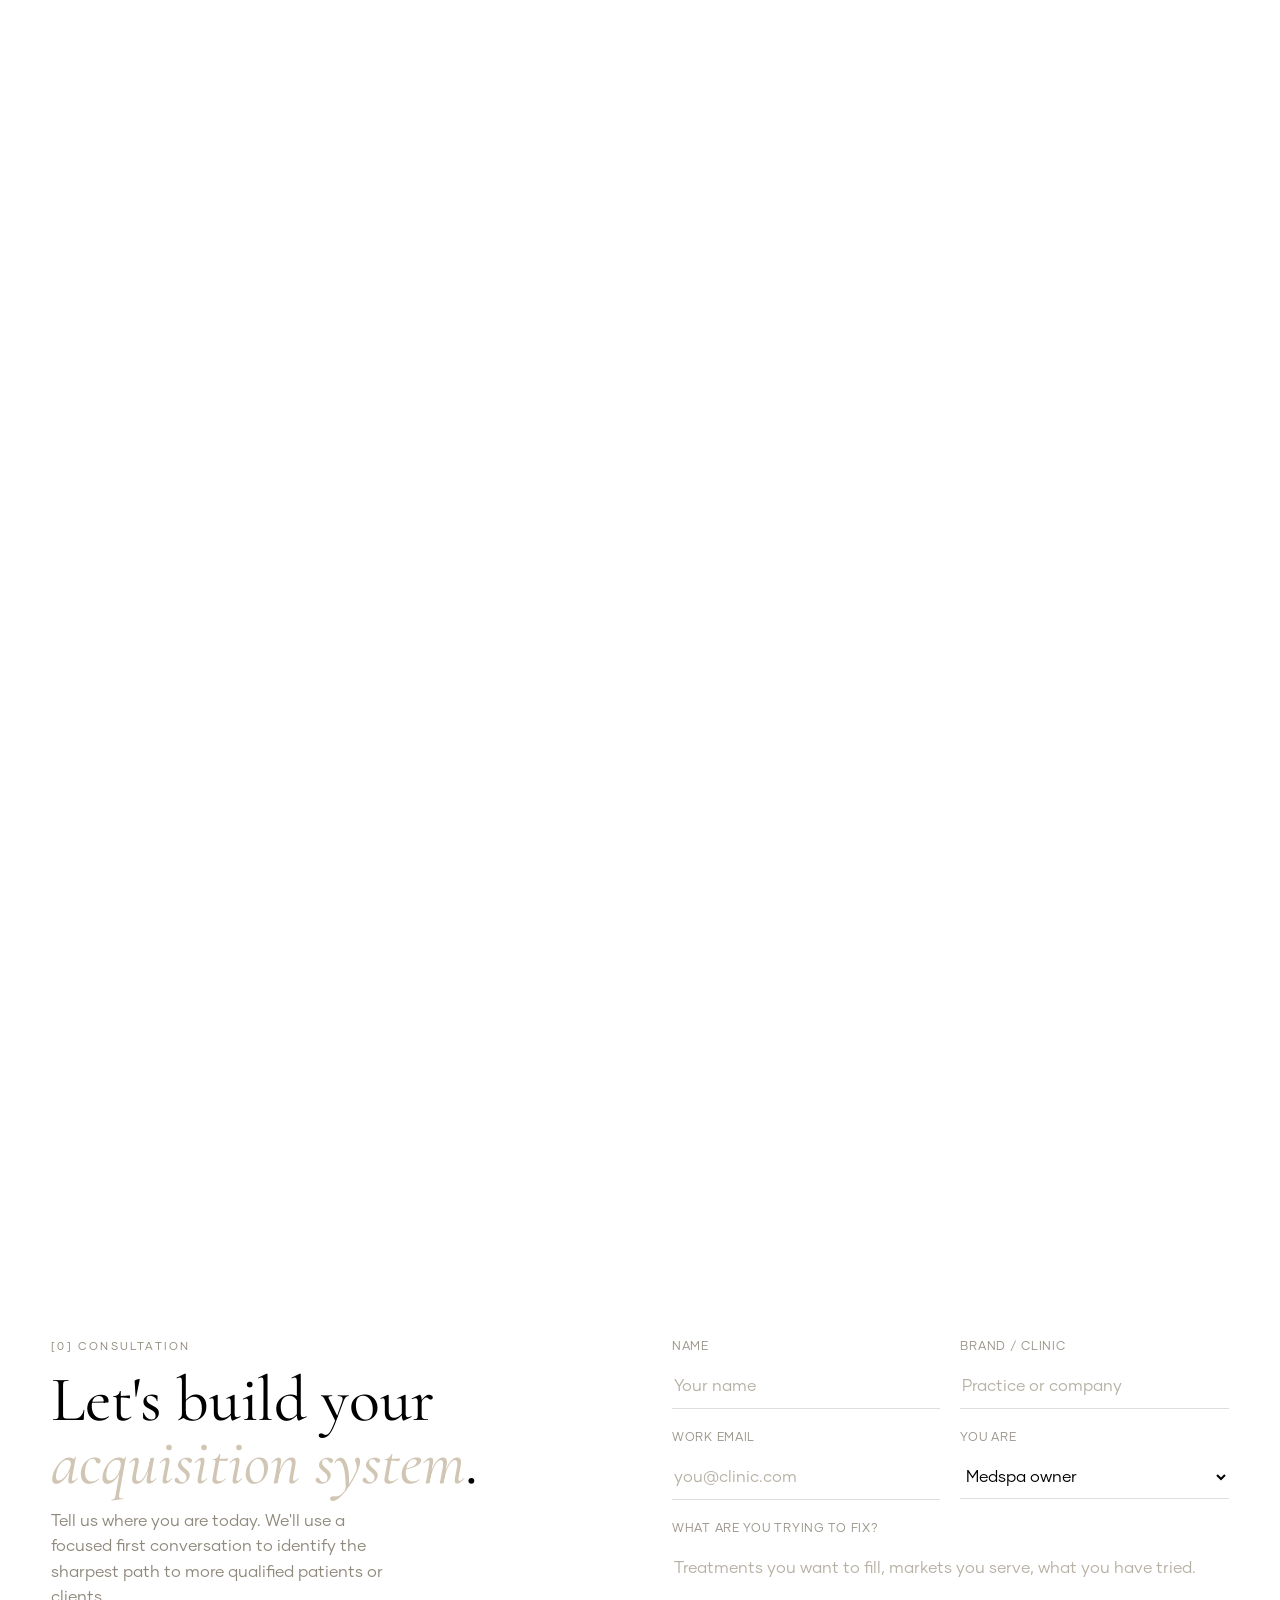
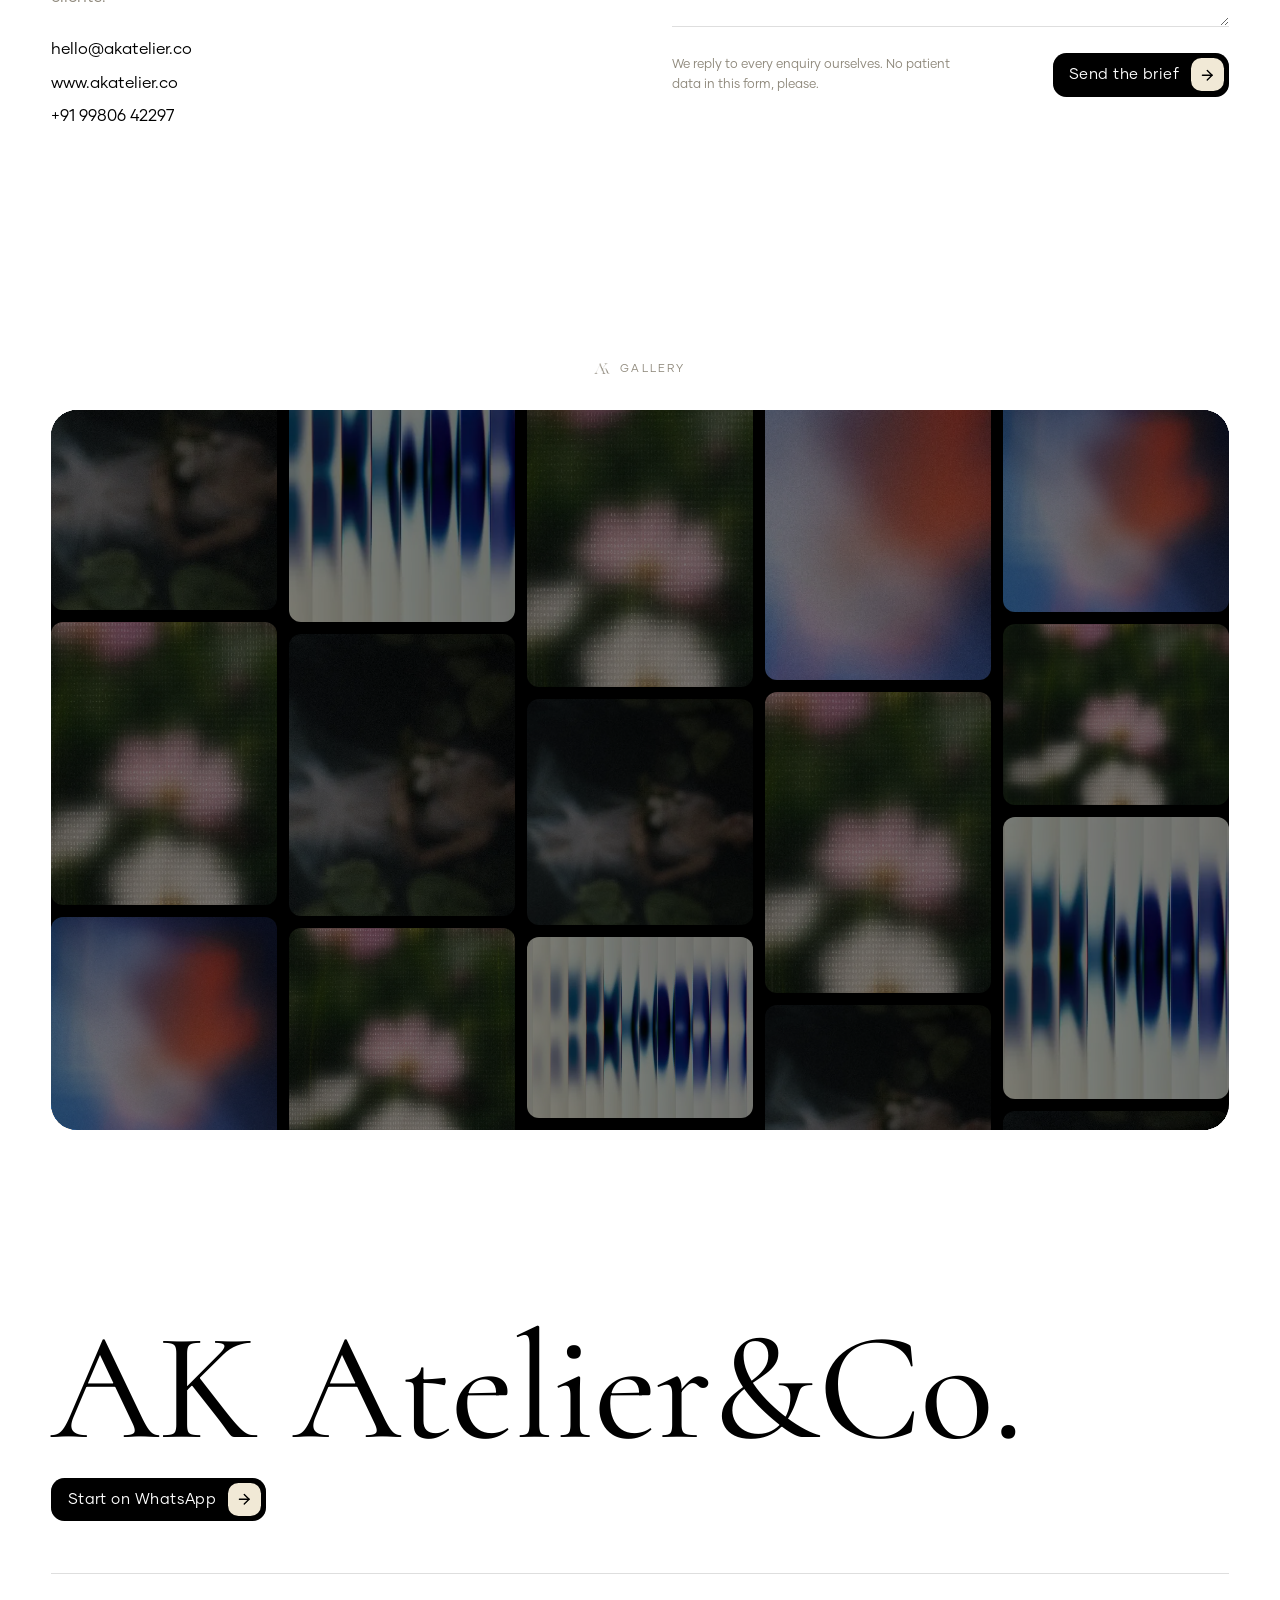
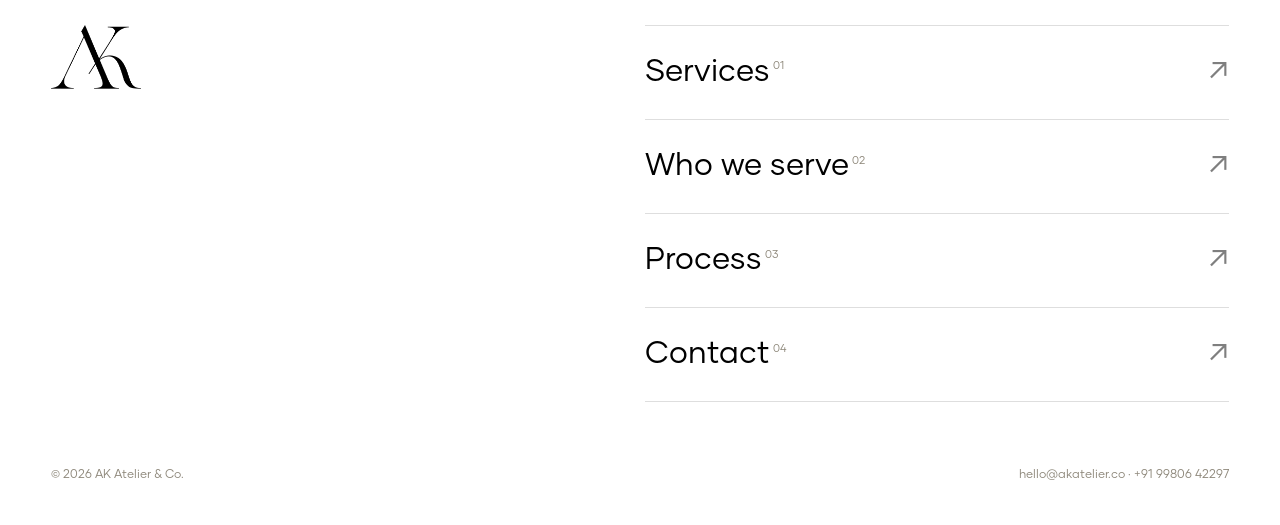
<file: site-2.html>
<!DOCTYPE html>
<html lang="en"><head><meta charset="utf-8"><meta name="viewport" content="width=device-width,initial-scale=1">
<title>AK Atelier & Co. — Marketing for Dermatology & Aesthetics</title>
<style>
@font-face{font-family:"Gilmer";src:url("assets/fonts/Gilmer-Light.otf") format("opentype");font-weight:300}
@font-face{font-family:"Gilmer";src:url("assets/fonts/Gilmer-Regular.otf") format("opentype");font-weight:400}
@font-face{font-family:"Satoshi";src:url("assets/fonts/Satoshi-Regular.otf") format("opentype");font-weight:400}
/* Serif display + accent — Cormorant, offline stand-in for THE SEASONS (swap src to Seasons files when supplied) */
@font-face{font-family:"Seasons";src:url("assets/fonts/Cormorant.ttf") format("truetype");font-weight:100 900;font-style:normal;font-display:swap}
@font-face{font-family:"Seasons";src:url("assets/fonts/Cormorant-Italic.ttf") format("truetype");font-weight:100 900;font-style:italic;font-display:swap}
:root{--serif:"Seasons",Georgia,serif;--bg:#FFFFFF;--bone:#F1E9D6;--greige:#E0D2B8;--taupe:#D1C5B4;--panel:#F1E9D6;--ink:#000000;--ink2:#141311;--muted:#8f897c;--dmuted:#9a958a;--line:rgba(0,0,0,.13);--dline:rgba(241,233,214,.16);--r:26px;--e:cubic-bezier(.22,1,.36,1)}
*{margin:0;padding:0;box-sizing:border-box}
html{scroll-behavior:smooth}
body{background:var(--bg);color:var(--ink);font-family:"Gilmer",system-ui,sans-serif;font-weight:400;line-height:1.6;-webkit-font-smoothing:antialiased;overflow-x:hidden}
.g{font-family:"Gilmer",sans-serif;font-weight:400}
a{color:inherit;text-decoration:none}
.shell{padding:0}
.wrap{max-width:1320px;margin:0 auto}
.lab{font-family:"Gilmer";font-weight:400;font-size:11px;letter-spacing:.2em;text-transform:uppercase;color:var(--muted)}
.lab.c{display:flex;align-items:center;justify-content:center;gap:10px}
.lab.c::before{content:"";flex:0 0 auto;width:16px;height:12px;background:currentColor;-webkit-mask:url("assets/logo/AK-monogram.png") center/contain no-repeat;mask:url("assets/logo/AK-monogram.png") center/contain no-repeat}
.pill{display:inline-flex;align-items:center;gap:9px;font-family:"Gilmer";font-weight:400;font-size:14px;border-radius:100px;padding:15px 26px;transition:transform .2s}
.pill:hover{transform:translateY(-2px)}
.pill.dark{background:var(--ink);color:#fff}.pill.light{background:#fff;color:var(--ink)}
.txt{display:inline-flex;align-items:center;gap:7px;font-family:"Gilmer";font-weight:400;font-size:14px;border-bottom:1px solid currentColor;padding-bottom:3px}
.ph{position:relative;overflow:hidden;background:linear-gradient(145deg,#cbc9c4,#9a978f 45%,#3a3833)}
.ph .im{position:absolute;inset:-8% 0;will-change:transform;background:inherit}
.ph .cap{position:absolute;left:14px;bottom:12px;color:rgba(255,255,255,.85);font-family:"Gilmer";font-weight:400;font-size:10px;letter-spacing:.14em;text-transform:uppercase;z-index:2}
.dark{background:var(--ink);color:#F1E9D6}
.dark .lab{color:var(--dmuted)}.dark .muted{color:var(--dmuted)}
.rv{opacity:0;transform:translateY(18px);transition:opacity .8s var(--e),transform .8s var(--e)}
.rv.in{opacity:1;transform:none}
.rvl,.rvr{opacity:0;transition:opacity 1s var(--e),transform 1s var(--e)}
.rvl{transform:translate(-34px,22px) scale(.975)}.rvr{transform:translate(34px,22px) scale(.975)}
.rvl.in,.rvr.in{opacity:1;transform:none}
.sec{padding:clamp(70px,9vw,130px) clamp(20px,4vw,52px)}

/* NAV */
.nav{display:flex;align-items:center;justify-content:space-between;padding:20px clamp(16px,3vw,40px);position:absolute;top:0;left:0;right:0;z-index:10}
.nav .bl{display:flex;align-items:center;gap:11px;font-family:"Gilmer";font-weight:400;font-size:14px;letter-spacing:.04em}
.nav .bl img{height:24px;filter:invert(1)}
.nav .c{display:flex;gap:28px;font-family:"Gilmer";font-weight:400;font-size:13px}
.nav .c a:hover{opacity:.6}
@media(max-width:760px){.nav .c a:not(.cta){display:none}}

/* HERO (ctrnsvzg hero) */
.hero{position:relative;overflow:hidden;min-height:100vh;display:flex;flex-direction:column;align-items:center;justify-content:center;text-align:center;padding:120px clamp(20px,4vw,52px) 40px}
.hero .heromedia{position:absolute;inset:0;z-index:0}
.hero .heromedia video{width:100%;height:100%;object-fit:cover;display:block}
.hero .heromedia::after{content:"";position:absolute;inset:0;background:radial-gradient(125% 105% at 50% 42%,rgba(0,0,0,.32),rgba(0,0,0,.74))}
.hero .eye,.hero h1,.hero .stmt{position:relative;z-index:2}
.hero .soc{z-index:2}
.hero .eye{margin-bottom:clamp(18px,3vw,30px)}
.hero h1{font-family:"Gilmer";font-weight:400;letter-spacing:-.03em;line-height:.9;font-size:clamp(56px,13vw,220px)}
.hero .stmt{margin-top:clamp(22px,3vw,34px);max-width:52ch;font-size:clamp(16px,1.4vw,20px);color:#F1E9D6}
.hero .soc{position:absolute;left:clamp(20px,4vw,52px);right:clamp(20px,4vw,52px);bottom:clamp(24px,4vw,40px);display:flex;justify-content:space-between;align-items:center}
.hero .soc a{width:44px;height:44px;border-radius:100px;border:1px solid var(--dline);display:grid;place-items:center;color:#F1E9D6;transition:background .25s}
.hero .soc a:hover{background:rgba(241,233,214,.1)}
.hero .soc .mid{width:40px;height:40px;border-radius:100px;background:#fff;color:#000;display:grid;place-items:center}
@media(max-width:600px){.hero .soc{position:static;margin-top:40px;gap:10px}}
/* marquee under hero */
.marq{overflow:hidden;border-bottom:1px solid var(--line);margin-top:16px}
.track{display:inline-flex;align-items:center;white-space:nowrap;animation:sc 30s linear infinite}
.track span{font-family:"Gilmer";font-weight:400;font-size:clamp(16px,2.6vw,34px);letter-spacing:-.01em;padding:14px 28px;color:var(--ink)}
.track span:not(.d){opacity:.4}
.track .d{display:inline-block;width:1.05em;height:.76em;padding:0!important;margin:0 .55em;background:var(--taupe);-webkit-mask:url("assets/logo/AK-monogram.png") center/contain no-repeat;mask:url("assets/logo/AK-monogram.png") center/contain no-repeat}
@keyframes sc{to{transform:translateX(-50%)}}

/* SERVICES — numbered ledger (four channels held as one column) */
.svc-head{display:grid;grid-template-columns:1.25fr .85fr;gap:clamp(24px,4vw,64px);align-items:end;margin-top:clamp(22px,2.4vw,34px)}
.svc-title{font-weight:400;letter-spacing:-.025em;line-height:1.0;font-size:clamp(32px,4.6vw,68px);max-width:16ch}
.svc-head .r{display:flex;flex-direction:column;gap:clamp(18px,2vw,26px);padding-bottom:6px}
.svc-head .svc-intro{color:var(--muted);font-size:16px;max-width:44ch}
.svc-head .acts{display:flex;gap:14px;align-items:center;flex-wrap:wrap}
@media(max-width:820px){.svc-head{grid-template-columns:1fr}}
.svc-list{position:relative;margin-top:clamp(40px,5vw,68px);border-top:1px solid var(--line)}
.svc-row{position:relative;display:grid;grid-template-columns:clamp(58px,7vw,120px) minmax(0,1fr) minmax(0,1.5fr) auto;gap:clamp(16px,2.6vw,48px);align-items:baseline;padding:clamp(24px,3vw,40px) clamp(12px,1.6vw,26px);border-bottom:1px solid var(--line);isolation:isolate;cursor:default}
.svc-row::before{content:"";position:absolute;inset:0;z-index:-1;background:var(--bone);transform:scaleY(0);transform-origin:bottom;transition:transform .5s var(--e)}
.svc-row:hover::before{transform:scaleY(1)}
.svc-row .no{font-family:var(--serif);font-weight:300;font-size:clamp(30px,3.6vw,62px);line-height:.78;color:var(--taupe);transition:color .45s var(--e),transform .5s var(--e)}
.svc-row:hover .no{color:var(--ink);transform:translateY(-2px)}
.svc-row h3{font-weight:400;letter-spacing:-.01em;font-size:clamp(24px,2.4vw,38px);align-self:center;transition:transform .5s var(--e)}
.svc-row:hover h3{transform:translateX(clamp(6px,1vw,16px))}
.svc-row p{color:var(--muted);font-size:14.5px;line-height:1.65;align-self:center;transition:color .45s var(--e)}
.svc-row:hover p{color:var(--ink2)}
.svc-row .ar{justify-self:end;align-self:center;font-size:clamp(20px,2vw,28px);color:var(--taupe);opacity:0;transform:translate(-10px,6px);transition:opacity .45s var(--e),transform .45s var(--e)}
.svc-row:hover .ar{opacity:1;transform:none;color:var(--ink)}
.svc-preview{position:fixed;top:0;left:0;width:clamp(190px,22vw,300px);aspect-ratio:4/5;border-radius:14px;overflow:hidden;pointer-events:none;opacity:0;z-index:60;box-shadow:0 34px 80px -34px rgba(0,0,0,.55);transition:opacity .4s var(--e);will-change:transform,opacity}
.svc-preview.show{opacity:1}
.svc-preview img{width:100%;height:100%;object-fit:cover;display:block}
@media(max-width:720px){
  .svc-row{grid-template-columns:auto 1fr;row-gap:12px}
  .svc-row .no{grid-row:span 2;align-self:start}
  .svc-row h3{align-self:center}
  .svc-row p{grid-column:2}
  .svc-row .ar{display:none}
}
@media(hover:none){.svc-preview{display:none}}
.compliance{display:flex;gap:14px;align-items:flex-start;border-top:1px solid var(--line);margin-top:clamp(34px,4vw,54px);padding-top:clamp(22px,3vw,32px);color:var(--muted);font-size:13.5px;line-height:1.8;max-width:108ch;margin-left:auto;margin-right:auto}

/* WHO WE SERVE (projects showcase) */
.serve .top{text-align:center;margin-bottom:clamp(34px,5vw,60px)}
.serve .top h2{font-family:"Gilmer";font-weight:400;letter-spacing:-.03em;line-height:.95;font-size:clamp(40px,7vw,110px);margin-top:14px}
.showcase{display:flex;flex-direction:column;gap:clamp(16px,2vw,26px)}
.scard{position:relative;border-radius:20px;overflow:hidden;min-height:clamp(360px,52vw,620px)}
.scard .im{position:absolute;inset:-6% 0;will-change:transform;background-size:cover;background-position:center}
.showcase .scard:nth-child(1) .im{background-image:url("assets/img/ak-d1.webp")}
.showcase .scard:nth-child(2) .im{background-image:url("assets/img/ak-d2.webp")}
.showcase .scard:nth-child(3) .im{background-image:url("assets/img/ak-d3.webp")}
.scard::after{content:"";position:absolute;inset:0;background:linear-gradient(180deg,rgba(11,11,10,.15),transparent 30%,rgba(11,11,10,.72))}
.scard .tag{position:absolute;top:20px;left:50%;transform:translateX(-50%);z-index:2;background:#fff;color:var(--ink);font-family:"Gilmer";font-weight:400;font-size:11px;letter-spacing:.1em;text-transform:uppercase;padding:7px 16px;border-radius:100px}
.scard .cnt{position:absolute;left:clamp(22px,3vw,44px);right:clamp(22px,3vw,44px);bottom:clamp(24px,3vw,40px);z-index:2;color:#F1E9D6;display:grid;grid-template-columns:1.3fr 1fr;gap:24px;align-items:end}
.scard .cnt h3{font-family:"Gilmer";font-weight:400;letter-spacing:-.02em;line-height:.98;font-size:clamp(30px,4.4vw,64px)}
.scard .cnt .r p{color:rgba(241,233,214,.82);font-size:15px}
.scard .cnt .tags{display:flex;flex-wrap:wrap;gap:8px;margin-top:16px}
.scard .cnt .tags span{font-family:"Gilmer";font-size:12px;color:rgba(241,233,214,.85);border:1px solid rgba(241,233,214,.3);border-radius:100px;padding:5px 12px}
@media(max-width:760px){.scard .cnt{grid-template-columns:1fr}.scard .cnt h3{font-size:34px}}

/* PROCESS — pinned horizontal scroll */
.hproc{position:relative;height:340vh;background:var(--bg)}
.hproc-sticky{position:sticky;top:0;height:100vh;overflow:hidden;display:flex;flex-direction:column;justify-content:center}
.hproc-head{padding:0 clamp(20px,4vw,52px);margin-bottom:clamp(24px,3vw,40px);display:flex;justify-content:space-between;align-items:flex-end;gap:20px;flex-wrap:wrap;max-width:1320px;margin-left:auto;margin-right:auto;width:100%}
.hproc-head h2{font-family:"Gilmer";font-weight:300;letter-spacing:-.025em;font-size:clamp(30px,4vw,60px);margin-top:12px}
.hproc-head .cue{font-family:"Gilmer";font-weight:400;font-size:12px;letter-spacing:.14em;text-transform:uppercase;color:var(--muted)}
.hproc-track{display:flex;gap:clamp(16px,2vw,26px);padding:0 clamp(20px,4vw,52px);will-change:transform}
.pstep{position:relative;overflow:hidden;flex:0 0 clamp(300px,40vw,520px);border:1px solid var(--line);border-radius:20px;padding:clamp(28px,3vw,44px);min-height:clamp(340px,50vh,500px);display:flex;flex-direction:column;justify-content:space-between;background:var(--panel);transition:transform .5s var(--e),box-shadow .5s var(--e)}
.pstep::before{content:"";position:absolute;top:0;left:clamp(28px,3vw,44px);width:56px;height:3px;background:var(--taupe)}
.pstep:hover{transform:translateY(-6px);box-shadow:0 26px 60px -32px rgba(0,0,0,.45)}
.pstep .no{font-family:var(--serif);font-weight:300;font-size:clamp(58px,6.5vw,112px);line-height:.78;color:var(--taupe)}
.pstep h3{letter-spacing:-.01em;font-size:clamp(28px,3.2vw,44px);margin:.3em 0 14px}
.pstep p{color:var(--muted);font-size:15px;max-width:38ch}
.pstep:nth-child(even){background:var(--ink);color:var(--bone)}
.pstep:nth-child(even) p{color:var(--dmuted)}
@media(max-width:760px){
  .hproc{height:auto}
  .hproc-sticky{position:static;height:auto;padding:clamp(70px,9vw,120px) 0}
  .hproc-track{overflow-x:auto;scroll-snap-type:x mandatory;-webkit-overflow-scrolling:touch;transform:none!important;padding-bottom:12px}
  .pstep{scroll-snap-align:start;flex:0 0 82%;min-height:auto}
}
@media(prefers-reduced-motion:reduce){
  .hproc{height:auto}
  .hproc-sticky{position:static;height:auto;padding:clamp(70px,9vw,120px) 0}
  .hproc-track{overflow-x:auto;transform:none!important}
}
/* CONTACT (dark) */
.contact .grid{display:grid;grid-template-columns:1fr 1fr;gap:clamp(30px,5vw,70px);align-items:start}
.contact .l .lab{color:var(--muted)}.contact .l p{color:var(--muted)}
.contact h2{font-family:"Gilmer";font-weight:400;letter-spacing:-.025em;line-height:.98;font-size:clamp(34px,5vw,72px);margin:14px 0}
.contact .det{margin-top:26px;display:flex;flex-direction:column;gap:8px;font-family:"Gilmer";font-weight:400;font-size:16px}
.contact .det a:hover{color:var(--muted)}
.form{display:grid;gap:20px}
.frow{display:grid;grid-template-columns:1fr 1fr;gap:20px}
.field{display:flex;flex-direction:column;gap:8px}
.field label{font-family:"Gilmer";font-weight:400;font-size:12px;letter-spacing:.06em;text-transform:uppercase;color:var(--dmuted)}
.field input,.field select,.field textarea{background:transparent;border:none;border-bottom:1px solid var(--line);padding:12px 2px;font-family:inherit;font-size:16px;color:var(--ink)}
.field input::placeholder,.field textarea::placeholder{color:#b7b1a5}
.field input:focus,.field select:focus,.field textarea:focus{outline:none;border-color:var(--ink)}
.field select{color:var(--ink)}.field select option{color:#000}
.field textarea{resize:vertical;min-height:80px}
.form .row{display:flex;justify-content:space-between;align-items:center;gap:16px;margin-top:6px}
.form .note{color:var(--muted);font-size:12.5px;max-width:36ch}
@media(max-width:820px){.contact .grid,.frow{grid-template-columns:1fr}}

/* FOOTER (light) */
.foot{background:var(--bg);padding:clamp(50px,6vw,90px) clamp(20px,4vw,52px) 40px}
.foot .fbig{display:flex;justify-content:space-between;align-items:center;gap:24px;flex-wrap:wrap}
.foot .fbig h2{font-family:"Gilmer";font-weight:300;letter-spacing:-.03em;line-height:.86;font-size:clamp(52px,12vw,180px)}
.foot .rule{border-top:1px solid var(--line);margin:clamp(30px,4vw,54px) 0}
.foot .lower{display:grid;grid-template-columns:1fr 1.1fr;gap:clamp(30px,5vw,80px);align-items:start}
.foot .tag{display:flex;gap:12px;align-items:flex-start;font-family:"Gilmer";font-weight:400;letter-spacing:-.01em;font-size:clamp(22px,2.6vw,34px);line-height:1.12;max-width:20ch}
.foot .tag img{height:clamp(44px,5vw,84px)}
.foot .links .lnk{display:flex;justify-content:space-between;align-items:center;border-top:1px solid var(--line);padding:clamp(14px,1.8vw,22px) 0;font-family:"Gilmer";font-weight:400;font-size:clamp(22px,2.4vw,32px)}
.foot .links .lnk:last-child{border-bottom:1px solid var(--line)}
.foot .links .lnk .n{font-size:11px;color:var(--muted);vertical-align:super;margin-left:3px}
.foot .links .lnk .ar{opacity:.5;transition:transform .25s,opacity .25s}
.foot .links .lnk:hover .ar{opacity:1;transform:translate(3px,-3px)}
.foot .fbot{display:flex;justify-content:space-between;gap:16px;flex-wrap:wrap;margin-top:clamp(40px,5vw,70px);color:var(--muted);font-family:"Gilmer";font-size:12px}
@media(max-width:760px){.foot .lower{grid-template-columns:1fr}}
@media(prefers-reduced-motion:reduce){
  .hproc{height:auto}
  .hproc-sticky{position:static;height:auto;padding:clamp(70px,9vw,120px) 0}
  .hproc-track{overflow-x:auto;transform:none!important}
}
/* CONTACT (dark) */
.contact .grid{display:grid;grid-template-columns:1fr 1fr;gap:clamp(30px,5vw,70px);align-items:start}
.contact .l .lab{color:var(--muted)}.contact .l p{color:var(--muted)}
.contact h2{font-family:"Gilmer";font-weight:400;letter-spacing:-.025em;line-height:.98;font-size:clamp(34px,5vw,72px);margin:14px 0}
.contact .det{margin-top:26px;display:flex;flex-direction:column;gap:8px;font-family:"Gilmer";font-weight:400;font-size:16px}
.contact .det a:hover{color:var(--muted)}
.form{display:grid;gap:20px}
.frow{display:grid;grid-template-columns:1fr 1fr;gap:20px}
.field{display:flex;flex-direction:column;gap:8px}
.field label{font-family:"Gilmer";font-weight:400;font-size:12px;letter-spacing:.06em;text-transform:uppercase;color:var(--dmuted)}
.field input,.field select,.field textarea{background:transparent;border:none;border-bottom:1px solid var(--line);padding:12px 2px;font-family:inherit;font-size:16px;color:var(--ink)}
.field input::placeholder,.field textarea::placeholder{color:#b7b1a5}
.field input:focus,.field select:focus,.field textarea:focus{outline:none;border-color:var(--ink)}
.field select{color:var(--ink)}.field select option{color:#000}
.field textarea{resize:vertical;min-height:80px}
.form .row{display:flex;justify-content:space-between;align-items:center;gap:16px;margin-top:6px}
.form .note{color:var(--muted);font-size:12.5px;max-width:36ch}
@media(max-width:820px){.contact .grid,.frow{grid-template-columns:1fr}}

/* FOOTER */
.foot .t{display:flex;justify-content:space-between;gap:24px;flex-wrap:wrap}
.foot .c a{display:block;font-family:"Gilmer";font-weight:400;font-size:15px;margin-bottom:8px}
.foot .c a:hover{opacity:.6}
.foot .big{display:flex;justify-content:space-between;align-items:flex-end;gap:24px;margin-top:clamp(40px,6vw,80px)}
.foot .big h2{font-family:"Gilmer";font-weight:400;letter-spacing:-.03em;line-height:.88;font-size:clamp(48px,10vw,160px)}
.foot .big .up{width:52px;height:52px;border-radius:100px;border:1px solid var(--dline);display:grid;place-items:center;color:#F1E9D6}
.foot .bot{border-top:1px solid var(--dline);margin-top:32px;padding-top:22px;display:flex;justify-content:space-between;gap:16px;flex-wrap:wrap;color:var(--dmuted);font-family:"Gilmer";font-size:12px}
@media(prefers-reduced-motion:reduce){.rv{opacity:1!important;transform:none!important}.track{animation:none}}
svg.i{width:18px;height:18px;stroke:currentColor;fill:none;stroke-width:1.5}
.hero h1,.svc-title,.serve .top h2,.scard .cnt h3,.proc .top h2,.prow h3,.contact h2,.foot .big h2{font-weight:300}/* GALLERY — masonry (multi-image) */
.gallery{padding:clamp(70px,9vw,120px) clamp(20px,4vw,52px)}
.gallery-box{position:relative;height:80vh;min-height:520px;overflow:hidden;border-radius:26px;background:#000;max-width:1360px;margin:0 auto}
.gallery-box::after{content:"";position:absolute;inset:0;background:rgba(0,0,0,.5);z-index:2;pointer-events:none;border-radius:inherit}
.gwall{display:flex;gap:12px;height:100%;align-items:flex-start}
.gcol{flex:1;display:flex;flex-direction:column;gap:12px;will-change:transform}
.gallery .lab{display:flex;justify-content:center;margin-bottom:clamp(28px,3vw,44px)}
.gim{width:100%;border-radius:12px;background-size:cover;background-position:center}
.gim.r34{aspect-ratio:3/4}.gim.r45{aspect-ratio:4/5}.gim.r11{aspect-ratio:1}.gim.r35{aspect-ratio:3/5}.gim.r54{aspect-ratio:5/4}
.gm1{background:#1c1b18 url("assets/img/px-ether.webp") center/cover}
.gm2{background:#2a2823 url("assets/img/px-bloom.webp") center/cover}
.gm3{background:#232019 url("assets/img/px-florals.webp") center/cover}
.gm4{background:#141311 url("assets/img/px-veil.webp") center/cover}
@media(max-width:900px){.gwall .gcol:nth-child(n+4){display:none}}
@media(max-width:560px){.gwall .gcol:nth-child(n+3){display:none}}
/* Button — Uiverse (d4niz) */
.contactButton{background:var(--ink);color:#fff;font-family:"Gilmer",sans-serif;padding:.45em;padding-left:1.1em;font-size:15px;font-weight:400;border-radius:.9em;border:none;cursor:pointer;letter-spacing:.03em;display:inline-flex;align-items:center;box-shadow:inset 0 0 1.6em -.6em #000;overflow:hidden;position:relative;height:2.9em;padding-right:3.3em;text-decoration:none;white-space:nowrap}
.contactButton .iconButton{position:absolute;display:flex;align-items:center;justify-content:center;height:2.2em;width:2.2em;border-radius:.7em;background:var(--bone);right:.35em;transition:all .3s;z-index:1}
.contactButton:hover .iconButton{width:calc(100% - .6em)}
.contactButton:hover{transform:translate(-.05em,-.05em);box-shadow:.15em .15em var(--taupe)}
.contactButton:active{transform:translate(.05em,.05em);box-shadow:.05em .05em var(--taupe)}
.contactButton svg{width:1.1em;height:1.1em;stroke:#000;transition:transform .3s}
.contactButton:hover svg{transform:translateX(.12em)}
/* ===== TYPE SYSTEM (brand guidelines): serif headings + serif-italic accents, Gilmer body ===== */
.hero h1,.svc-title,.svc-row h3,.serve .top h2,.scard .cnt h3,.hproc-head h2,.pstep h3,.contact h2,.foot .fbig h2,.foot .big h2{font-family:var(--serif);font-style:normal;font-weight:440;font-optical-sizing:auto;font-variation-settings:"SOFT" 0,"WONK" 0;letter-spacing:-.005em}
.ac{font-family:var(--serif);font-style:italic;font-weight:440;font-optical-sizing:auto;font-variation-settings:"SOFT" 0,"WONK" 0;letter-spacing:0;color:var(--taupe)}
</style></head>
<body><div class="shell">

<!-- HERO -->
<header class="dark hero">
  <div class="heromedia"><video autoplay muted loop playsinline poster="assets/img/ak-hero.webp"><source src="assets/video/ak-hero.webm" type="video/webm"><source src="assets/video/ak-hero.mp4" type="video/mp4"></video></div>
  <div class="nav">
    <div class="bl"><img src="assets/logo/AK-monogram.png" alt="AK">AK Atelier&amp;Co.</div>
    <div class="c"><a href="#channels">Services</a><a href="#serve">Who we serve</a><a href="#process">Process</a><a class="cta" href="#contact">Contact</a></div>
  </div>
  <div class="eye lab">Marketing Agency</div>
  <h1 class="g">AK Atelier&amp;Co.</h1>
  <p class="stmt">A full suite of marketing services tailored to dermatology and aesthetics brands operating at the intersection of healthcare, beauty, and innovation.</p>
  <div class="soc">
    <a href="#" aria-label="Instagram"><svg class="i" viewBox="0 0 24 24"><rect x="3" y="3" width="18" height="18" rx="5"/><circle cx="12" cy="12" r="4"/><circle cx="17.5" cy="6.5" r="1" fill="currentColor" stroke="none"/></svg></a>
    <a class="mid" href="#contact" aria-label="Scroll"><svg class="i" viewBox="0 0 24 24"><path d="M12 5v14M6 13l6 6 6-6"/></svg></a>
    <a href="#" aria-label="LinkedIn"><svg class="i" viewBox="0 0 24 24"><rect x="3" y="3" width="18" height="18" rx="3"/><path d="M7 10v7M7 7v.01M11 17v-4a2 2 0 0 1 4 0v4"/></svg></a>
  </div>
</header>

<!-- marquee -->
<div class="marq"><div class="track">
  <span>Brand Positioning</span><span class="d"></span><span>Patient Acquisition</span><span class="d"></span><span>Community Building</span><span class="d"></span>
  <span>Brand Positioning</span><span class="d"></span><span>Patient Acquisition</span><span class="d"></span><span>Community Building</span><span class="d"></span>
</div></div>

<!-- 4 CHANNELS (brand-vision layout) -->
<section class="sec wrap" id="channels">
  <div class="lab c">Services</div>
  <div class="svc-head rv">
    <h2 class="svc-title g">Four Channels, run as <span class="ac">one acquisition system.</span></h2>
    <div class="r">
      <p class="svc-intro">Most clinics buy channels separately and lose the patient between them. We hold the whole path from discovery to booked appointment to rebooking.</p>
      <div class="acts"><a class="contactButton" href="#contact"><span>Start On WhatsApp</span><div class="iconButton"><svg viewBox="0 0 24 24" fill="none" stroke="#fff" stroke-width="2" stroke-linecap="round" stroke-linejoin="round"><line x1="5" y1="12" x2="19" y2="12"/><polyline points="12 5 19 12 12 19"/></svg></div></a><a class="txt" href="#serve">Who we serve ↗</a></div>
    </div>
  </div>
  <div class="svc-list" id="svcList">
    <div class="svc-row rv" data-img="assets/img/px-ether.webp"><span class="no">01</span><h3 class="g">Google Ads</h3><p>Fill treatment rooms with high-intent patients searching for your exact treatments and procedures in your area</p><span class="ar" aria-hidden="true">↗</span></div>
    <div class="svc-row rv" data-img="assets/img/px-bloom.webp"><span class="no">02</span><h3 class="g">Meta Ads</h3><p>Build authority, awareness and demand within your local area through targeted social campaigns.</p><span class="ar" aria-hidden="true">↗</span></div>
    <div class="svc-row rv" data-img="assets/img/px-florals.webp"><span class="no">03</span><h3 class="g">Web Design</h3><p>Convert high-intent visitors with landing pages and clinical-grade websites for modern clinics and practices.</p><span class="ar" aria-hidden="true">↗</span></div>
    <div class="svc-row rv" data-img="assets/img/px-veil.webp"><span class="no">04</span><h3 class="g">Social Media</h3><p>Build local authority and trust through strategic social content that showcases expertise, reinforces to paid ads, and drives organic patient enquiries.</p><span class="ar" aria-hidden="true">↗</span></div>
    <figure class="svc-preview" aria-hidden="true"><img alt=""></figure>
  </div>
  <p class="compliance rv">We adhere to all strict healthcare privacy and advertising frameworks, including ICO &amp; ASA (UK), TGA &amp; AHPRA (Australia), HIPAA &amp; FTC (USA), and PIPEDA &amp; Health Canada (Canada), alongside applicable regulations within your jurisdiction.</p>
</section>

<!-- WHO WE SERVE (projects showcase) -->
<section class="dark sec serve" id="serve">
  <div class="wrap">
    <div class="top"><div class="lab c">Who we serve</div><h2 class="g">Built for the <span class="ac">aesthetic medicine ecosystem</span>.</h2></div>
    <div class="showcase">
      <div class="scard rv"><div class="im ph"></div><span class="tag">Core Focus</span><div class="cnt"><h3 class="g">Aesthetic Medical Equipment Providers</h3><div class="r"><p>Demand generation for capital equipment: distributor enablement kits, KOL and clinical-evidence content, trade-show pipeline capture, and nurture built for long, considered sales cycles.</p><div class="tags"><span>Distributor Enablement</span><span>KOL Content</span><span>Trade Show Pipeline</span></div></div></div></div>
      <div class="scard rv"><div class="im ph"></div><span class="tag">Clinics</span><div class="cnt"><h3 class="g">Dermatology &amp; Skin Clinics</h3><div class="r"><p>Patient acquisition systems that fill the calendar with the right procedures — from consult booking pages to review-driven local ads.</p><div class="tags"><span>Consult Booking</span><span>Local SEO &amp; Ads</span><span>Reputation</span></div></div></div></div>
      <div class="scard rv"><div class="im ph"></div><span class="tag">Brands</span><div class="cnt"><h3 class="g">Aesthetics &amp; Cosmetic Brands</h3><div class="r"><p>Brand-building and DTC funnels for product and treatment lines, built to convert browsers into loyal, repeat customers.</p><div class="tags"><span>DTC Funnels</span><span>Content &amp; UGC</span><span>Retention Flows</span></div></div></div></div>
    </div>
  </div>
</section>

<!-- PROCESS (horizontal scroll) -->
<section class="hproc" id="process">
  <div class="hproc-sticky">
    <div class="hproc-head">
      <div><div class="lab">How we work</div><h2 class="g">How we build your <span class="ac">system</span>.</h2></div>
      <span class="cue">Scroll →</span>
    </div>
    <div class="hproc-track">
      <article class="pstep"><span class="no">01</span><h3 class="g">Diagnose</h3><p>Audit current channels, funnel, and where consults or deals are leaking.</p></article>
      <article class="pstep"><span class="no">02</span><h3 class="g">Architect the System</h3><p>Design website, content, ad, and WhatsApp/email flows as one connected engine.</p></article>
      <article class="pstep"><span class="no">03</span><h3 class="g">Launch</h3><p>Ship across all four channels together, not one at a time.</p></article>
      <article class="pstep"><span class="no">04</span><h3 class="g">Optimize &amp; Scale</h3><p>Weekly optimization against booked consults and closed deals — not vanity metrics.</p></article>
    </div>
  </div>
</section>

<!-- CONTACT (dark) -->
<section class="sec contact" id="contact">
  <div class="wrap grid">
    <div class="l">
      <div class="lab">[0] Consultation</div>
      <h2 class="g">Let's build your <span class="ac">acquisition system</span>.</h2>
      <p class="muted" style="max-width:34ch">Tell us where you are today. We'll use a focused first conversation to identify the sharpest path to more qualified patients or clients.</p>
      <div class="det"><a href="mailto:hello@akatelier.co">hello@akatelier.co</a><a href="http://www.akatelier.co">www.akatelier.co</a><span class="muted">+91 99806 42297</span></div>
    </div>
    <form class="form" onsubmit="return false">
      <div class="frow"><div class="field"><label>Name</label><input placeholder="Your name"></div><div class="field"><label>Brand / clinic</label><input placeholder="Practice or company"></div></div>
      <div class="frow"><div class="field"><label>Work email</label><input type="email" placeholder="you@clinic.com"></div><div class="field"><label>You are</label><select><option>Medspa owner</option><option>Dermatology clinic</option><option>Aesthetic brand</option><option>Equipment provider</option><option>Other</option></select></div></div>
      <div class="field"><label>What are you trying to fix?</label><textarea placeholder="Treatments you want to fill, markets you serve, what you have tried."></textarea></div>
      <div class="row"><p class="note">We reply to every enquiry ourselves. No patient data in this form, please.</p><a class="contactButton" href="#"><span>Send the brief</span><div class="iconButton"><svg viewBox="0 0 24 24" fill="none" stroke="#fff" stroke-width="2" stroke-linecap="round" stroke-linejoin="round"><line x1="5" y1="12" x2="19" y2="12"/><polyline points="12 5 19 12 12 19"/></svg></div></a></div>
    </form>
  </div>
</section>

<!-- GALLERY (multi-image) -->
<section class="gallery">
  <div class="lab c" style="justify-content:center;margin-bottom:clamp(20px,2.5vw,34px)">Gallery</div>
  <div class="gallery-box">
    <div class="gwall">
    <div class="gcol">
      <div class="gim r34 gm1"></div>
      <div class="gim r45 gm3"></div>
      <div class="gim r11 gm2"></div>
      <div class="gim r35 gm4"></div>
    </div>
    <div class="gcol">
      <div class="gim r54 gm2"></div>
      <div class="gim r34 gm4"></div>
      <div class="gim r45 gm1"></div>
      <div class="gim r11 gm3"></div>
    </div>
    <div class="gcol">
      <div class="gim r34 gm3"></div>
      <div class="gim r11 gm1"></div>
      <div class="gim r54 gm4"></div>
      <div class="gim r45 gm2"></div>
    </div>
    <div class="gcol">
      <div class="gim r45 gm4"></div>
      <div class="gim r35 gm2"></div>
      <div class="gim r34 gm3"></div>
      <div class="gim r11 gm1"></div>
    </div>
    <div class="gcol">
      <div class="gim r11 gm2"></div>
      <div class="gim r54 gm3"></div>
      <div class="gim r45 gm4"></div>
      <div class="gim r34 gm1"></div>
    </div>
    </div>
  </div>
</section>

<!-- FOOTER -->
<footer class="foot">
  <div class="wrap">
    <div class="fbig"><h2 class="g">AK Atelier&amp;Co.</h2><a class="contactButton" href="#contact"><span>Start on WhatsApp</span><div class="iconButton"><svg viewBox="0 0 24 24" fill="none" stroke="#fff" stroke-width="2" stroke-linecap="round" stroke-linejoin="round"><line x1="5" y1="12" x2="19" y2="12"/><polyline points="12 5 19 12 12 19"/></svg></div></a></div>
    <div class="rule"></div>
    <div class="lower">
      <div class="tag"><img src="assets/logo/AK-monogram.png" alt="AK"></div>
      <div class="links">
        <a class="lnk" href="#channels"><span>Services<span class="n">01</span></span><span class="ar">↗</span></a>
        <a class="lnk" href="#serve"><span>Who we serve<span class="n">02</span></span><span class="ar">↗</span></a>
        <a class="lnk" href="#process"><span>Process<span class="n">03</span></span><span class="ar">↗</span></a>
        <a class="lnk" href="#contact"><span>Contact<span class="n">04</span></span><span class="ar">↗</span></a>
      </div>
    </div>
    <div class="fbot"><span>© 2026 AK Atelier &amp; Co.</span><span>hello@akatelier.co · +91 99806 42297</span></div>
  </div>
</footer>

</div>
<script>
const io=new IntersectionObserver(es=>es.forEach(e=>{if(e.isIntersecting){e.target.classList.add('in');io.unobserve(e.target)}}),{threshold:.12});
document.querySelectorAll('.rv,.rvl,.rvr').forEach((el,i)=>{el.style.transitionDelay=(Math.min(i%3,2)*80)+'ms';io.observe(el)});
const par=[...document.querySelectorAll('.scard .im')];let tk=false;
function pf(){const vh=innerHeight;par.forEach(el=>{const r=el.parentElement.getBoundingClientRect();const c=(r.top+r.height/2-vh/2)/vh;el.style.transform='translate3d(0,'+(c*-9).toFixed(1)+'px,0)'});tk=false}
addEventListener('scroll',()=>{if(!tk){requestAnimationFrame(pf);tk=true}},{passive:true});pf();

(function(){
  const hp=document.getElementById('process');const track=hp&&hp.querySelector('.hproc-track');if(!track)return;
  const rm=matchMedia('(prefers-reduced-motion:reduce)');
  let tk=false;
  function hs(){
    if(innerWidth<=760||rm.matches){track.style.transform='';return;}
    const total=hp.offsetHeight-innerHeight;
    const prog=Math.min(1,Math.max(0,(-hp.getBoundingClientRect().top)/total));
    const dist=Math.max(0,track.scrollWidth-innerWidth);
    track.style.transform='translate3d('+(-prog*dist).toFixed(1)+'px,0,0)';tk=false;
  }
  addEventListener('scroll',function(){if(!tk){requestAnimationFrame(hs);tk=true}},{passive:true});
  addEventListener('resize',hs);hs();
})();

(function(){
  const box=document.querySelector('.gallery-box');if(!box)return;
  const cols=[...box.querySelectorAll('.gcol')];let tk=false;
  function gp(){
    const r=box.getBoundingClientRect(),vh=innerHeight,ch=box.clientHeight;
    const prog=Math.min(1,Math.max(0,(vh-r.top)/(vh+r.height)));
    cols.forEach((c,i)=>{const dir=i%2?1:-1;const extra=c.scrollHeight-ch;const base=-Math.max(0,extra)/2;
      const A=Math.min(Math.max(0,extra/2-24),150);const off=(prog-0.5)*2*A;
      c.style.transform='translate3d(0,'+(base+dir*off).toFixed(1)+'px,0)';});
    tk=false;
  }
  addEventListener('scroll',function(){if(!tk){requestAnimationFrame(gp);tk=true}},{passive:true});addEventListener('resize',gp);gp();
})();

/* Services — cursor-following image reveal */
(function(){
  const list=document.getElementById('svcList');if(!list)return;
  if(matchMedia('(hover:none)').matches)return;
  const prev=list.querySelector('.svc-preview'),img=prev.querySelector('img');
  const rows=[...list.querySelectorAll('.svc-row')];
  let tx=0,ty=0,cx=0,cy=0,ts=.86,cs=.86,raf=null;
  function loop(){
    cx+=(tx-cx)*.16;cy+=(ty-cy)*.16;cs+=(ts-cs)*.16;
    prev.style.transform='translate3d('+cx.toFixed(1)+'px,'+cy.toFixed(1)+'px,0) scale('+cs.toFixed(3)+')';
    if(Math.abs(tx-cx)>.4||Math.abs(ty-cy)>.4||Math.abs(ts-cs)>.002){raf=requestAnimationFrame(loop)}else{raf=null}
  }
  list.addEventListener('pointermove',e=>{
    tx=e.clientX-prev.offsetWidth/2;ty=e.clientY-prev.offsetHeight/2;
    if(!raf)raf=requestAnimationFrame(loop);
  });
  rows.forEach(r=>{
    r.addEventListener('pointerenter',()=>{const s=r.dataset.img;if(img.getAttribute('src')!==s)img.src=s;prev.classList.add('show');ts=1;if(!raf)raf=requestAnimationFrame(loop)});
  });
  list.addEventListener('pointerleave',()=>{prev.classList.remove('show');ts=.86;if(!raf)raf=requestAnimationFrame(loop)});
})();
</script>
</body></html>
</file>
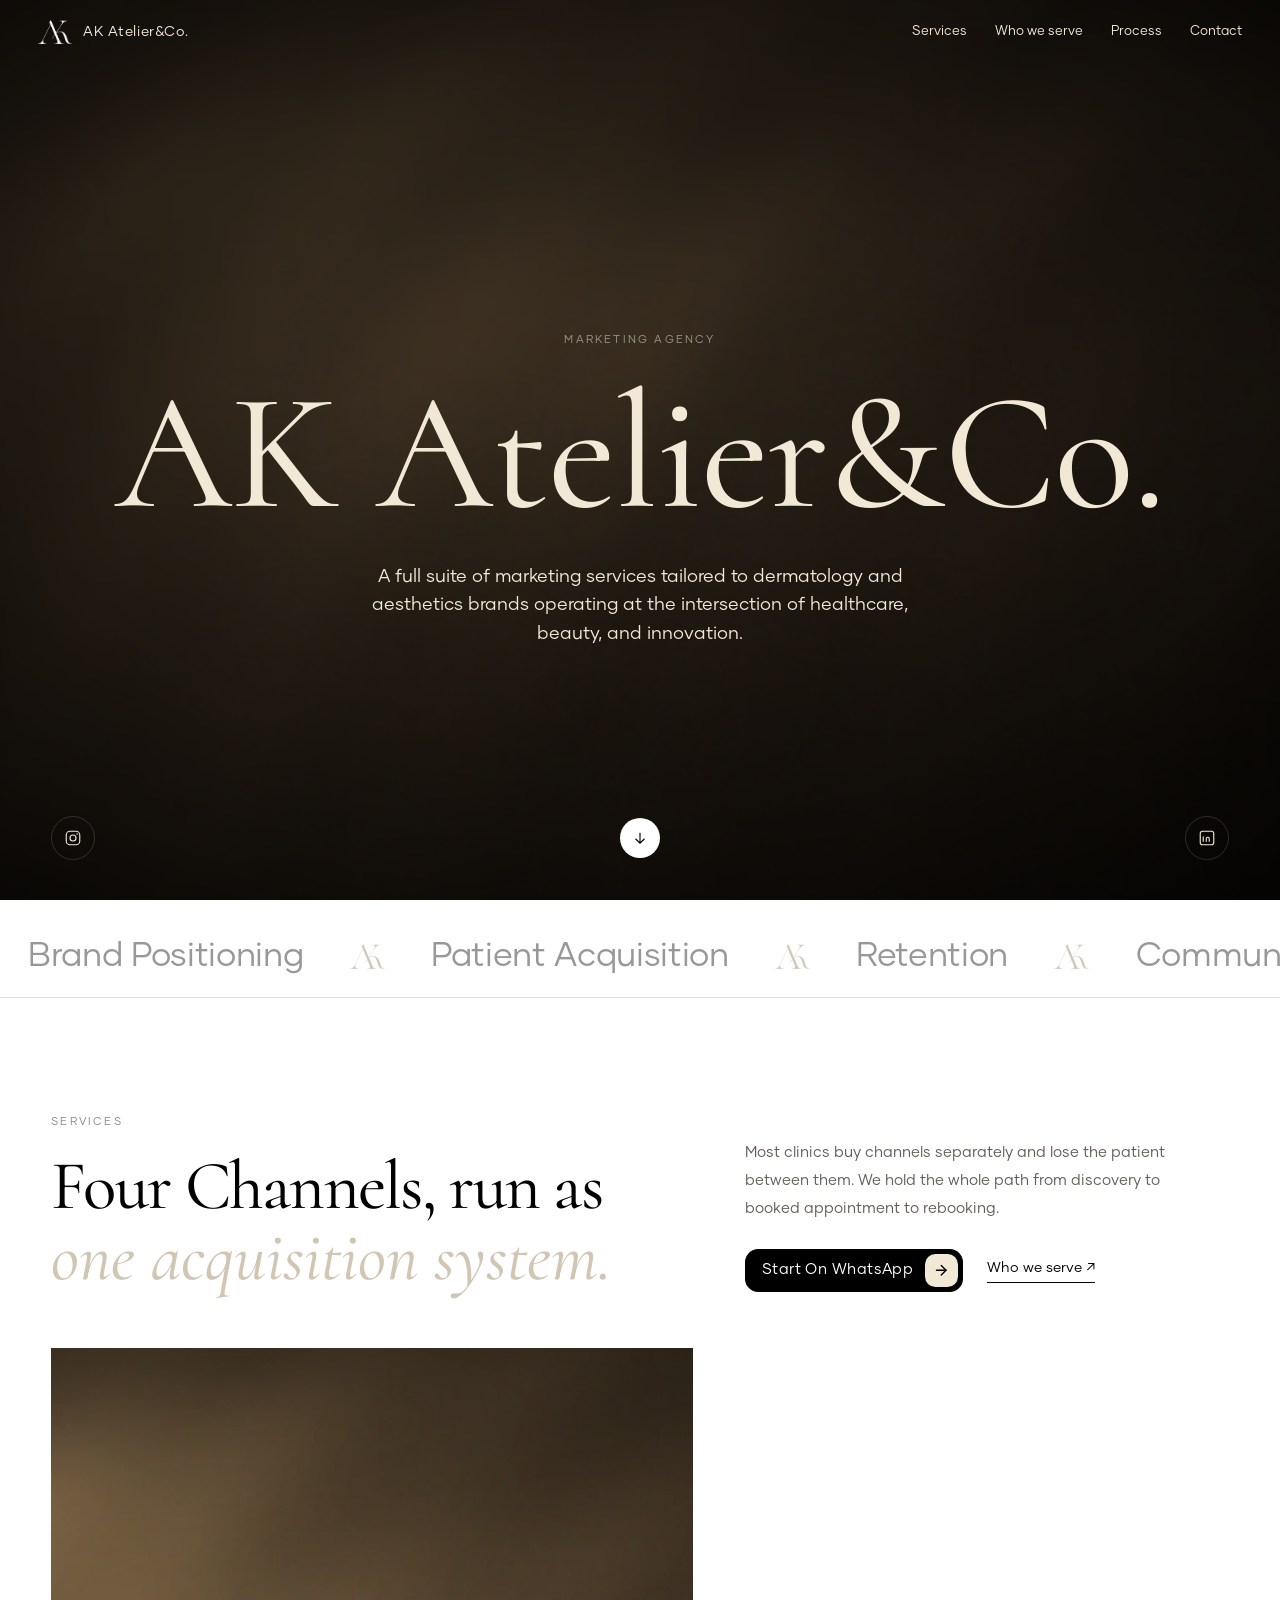
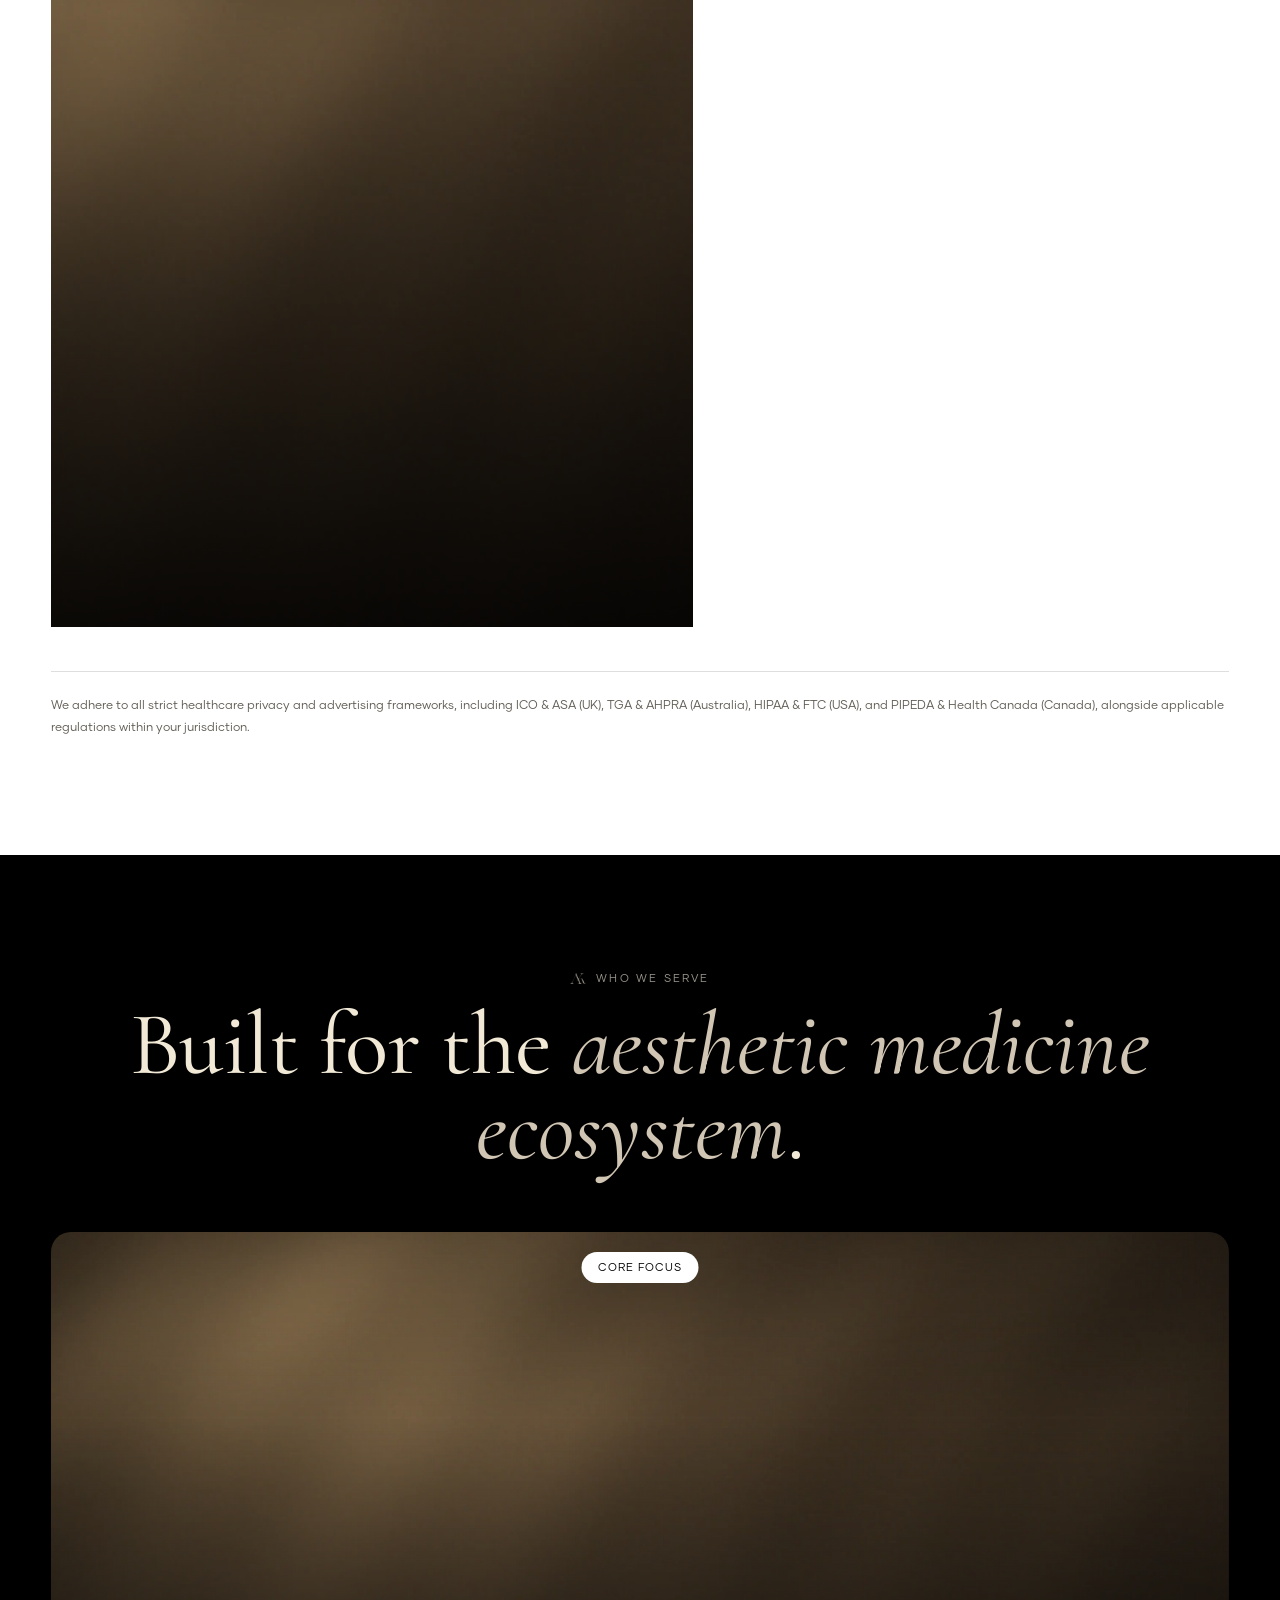
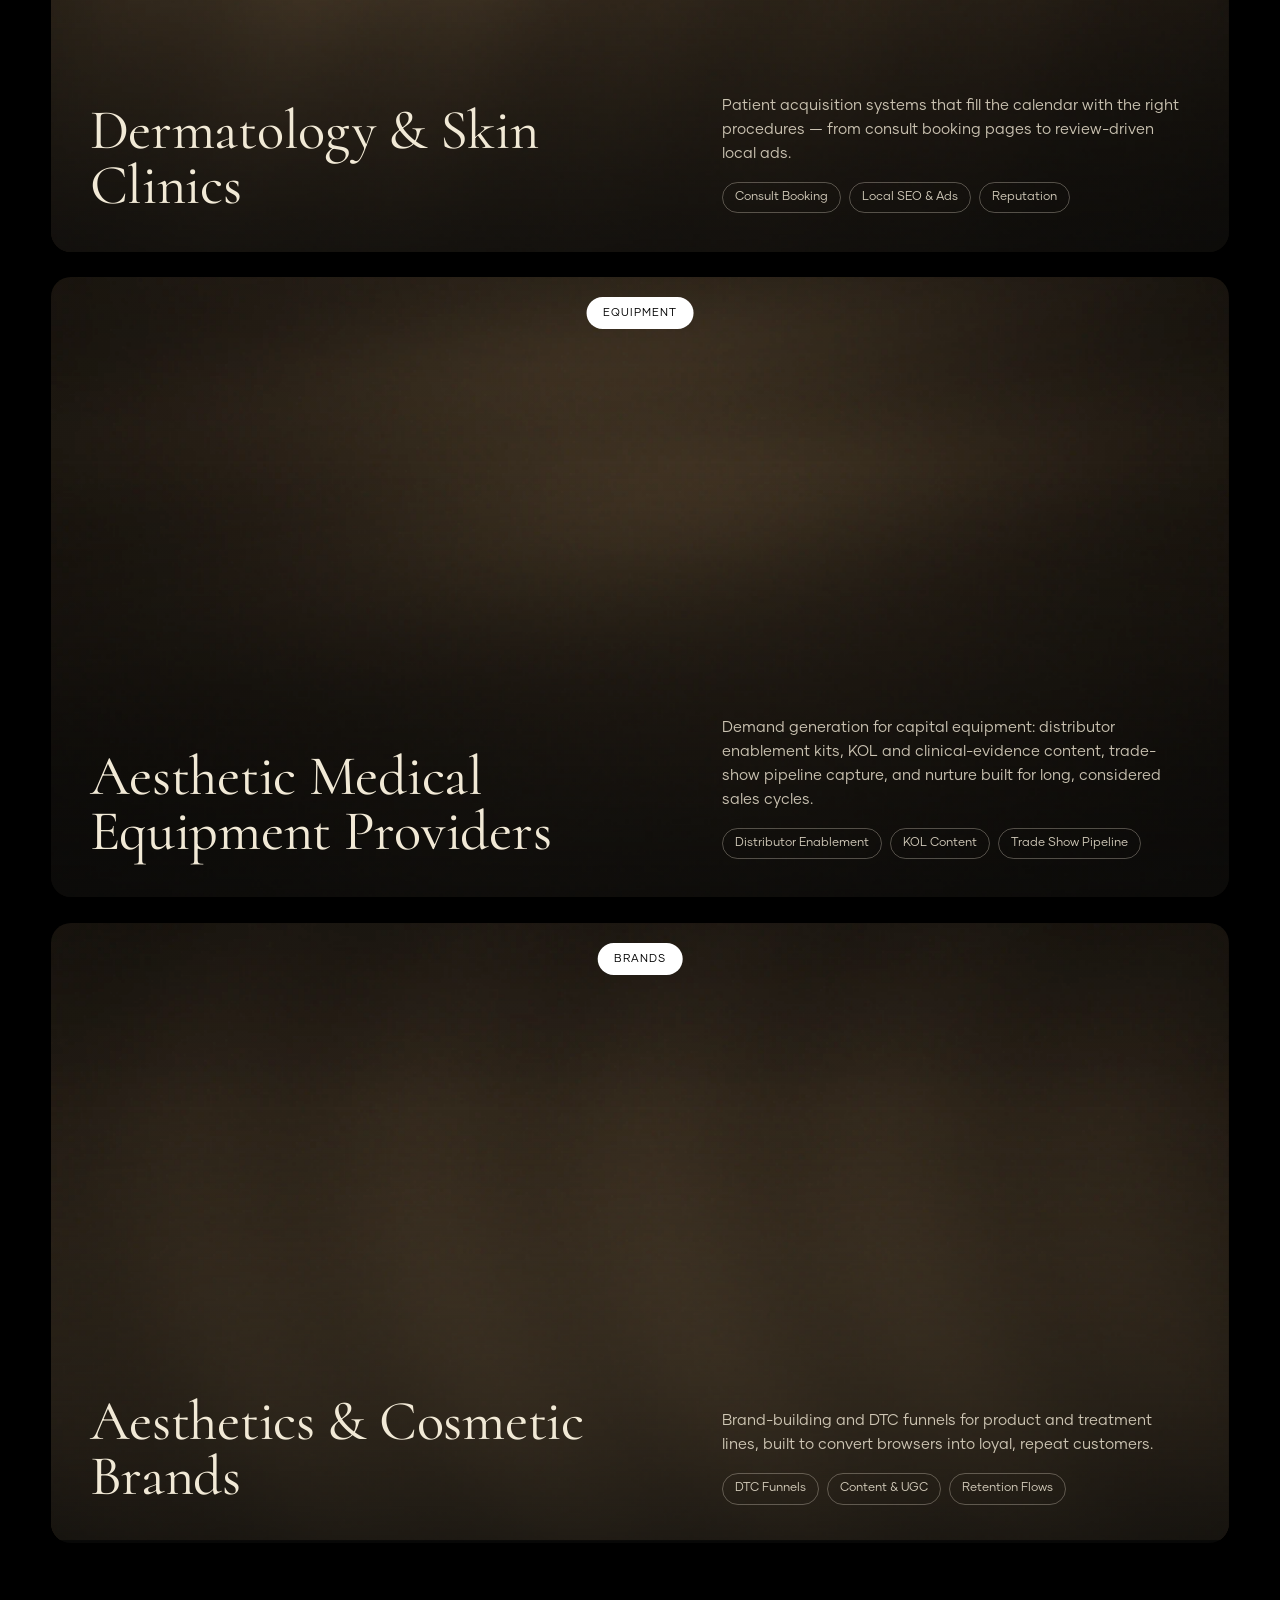
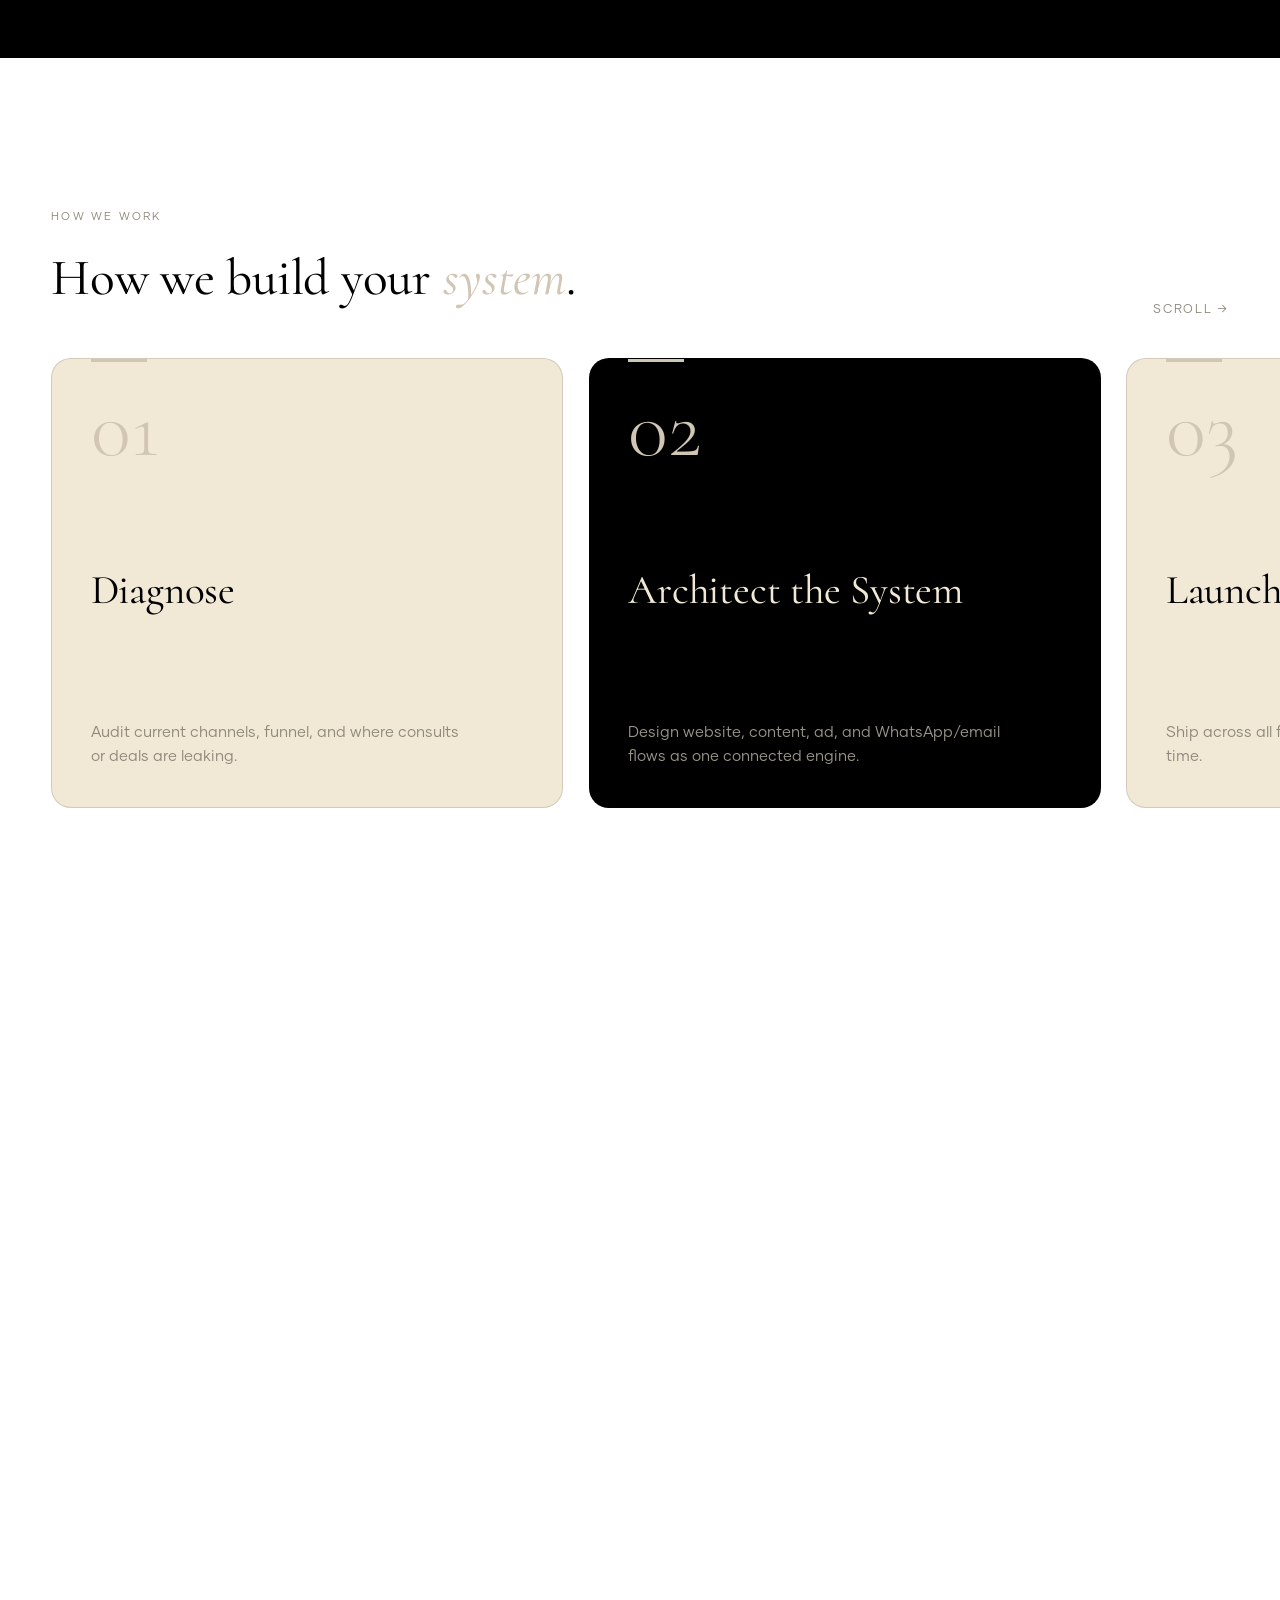
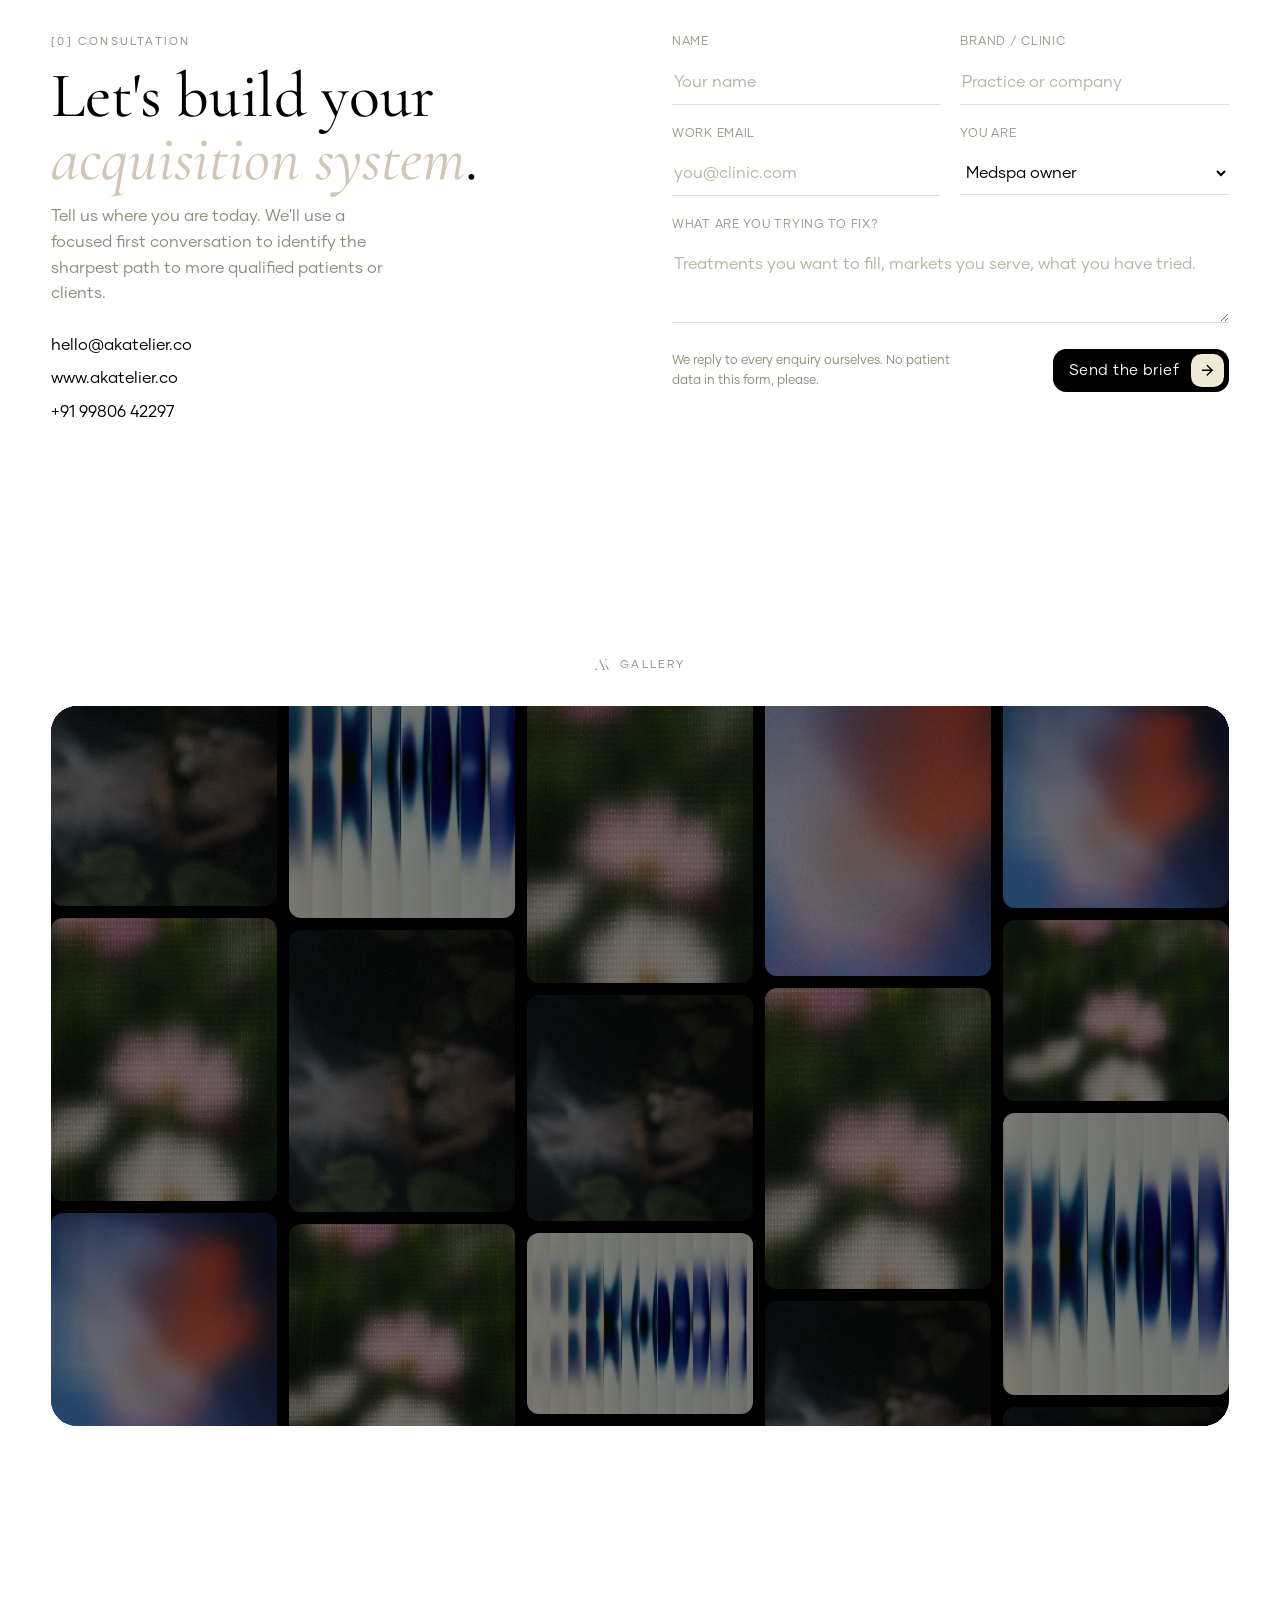
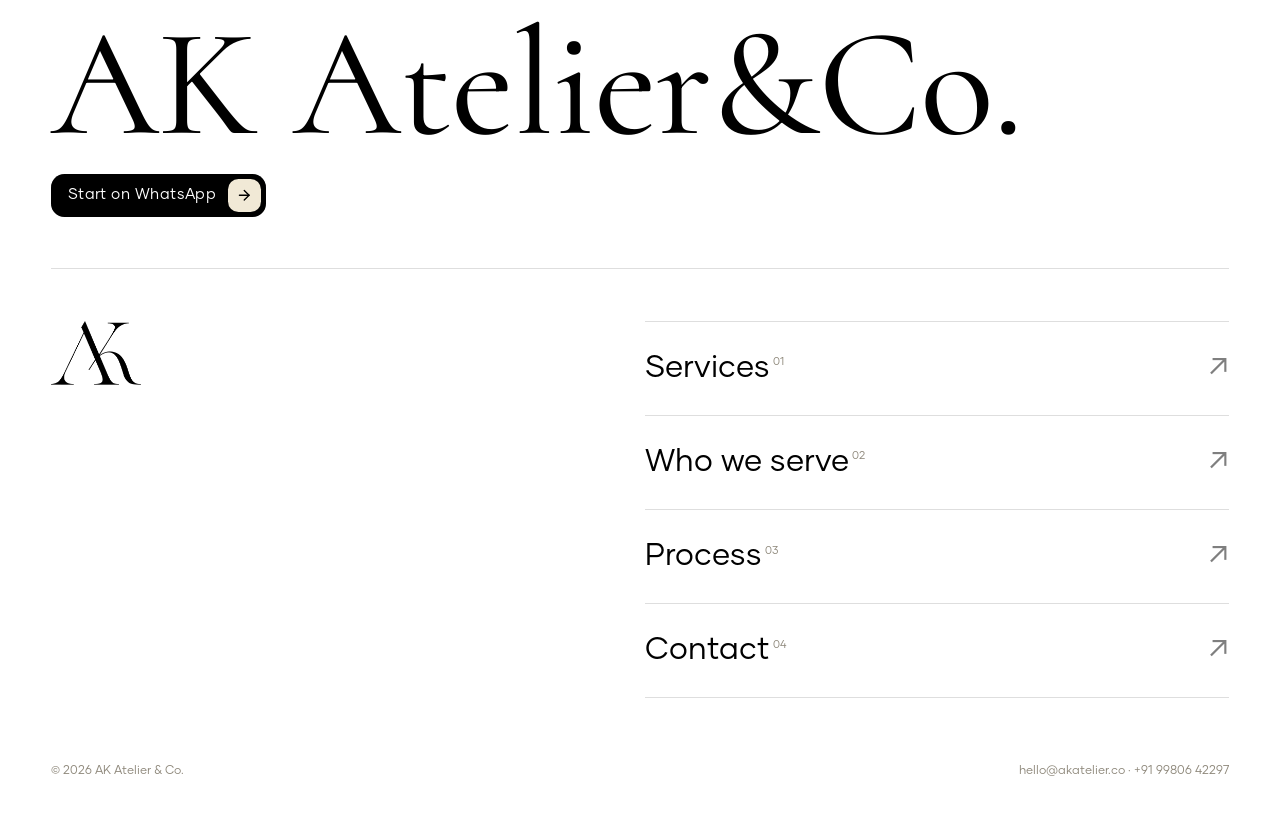
<file: services-options/option-e-shutters.html>
<!DOCTYPE html>
<html lang="en"><head><meta charset="utf-8"><meta name="viewport" content="width=device-width,initial-scale=1">
<title>AK Atelier — Services E · Image shutters</title>
<style>
@font-face{font-family:"Gilmer";src:url("../assets/fonts/Gilmer-Light.otf") format("opentype");font-weight:300}
@font-face{font-family:"Gilmer";src:url("../assets/fonts/Gilmer-Regular.otf") format("opentype");font-weight:400}
@font-face{font-family:"Satoshi";src:url("../assets/fonts/Satoshi-Regular.otf") format("opentype");font-weight:400}
/* Serif display + accent — Cormorant, offline stand-in for THE SEASONS (swap src to Seasons files when supplied) */
@font-face{font-family:"Seasons";src:url("../assets/fonts/Cormorant.ttf") format("truetype");font-weight:100 900;font-style:normal;font-display:swap}
@font-face{font-family:"Seasons";src:url("../assets/fonts/Cormorant-Italic.ttf") format("truetype");font-weight:100 900;font-style:italic;font-display:swap}
:root{--serif:"Seasons",Georgia,serif;--bg:#FFFFFF;--bone:#F1E9D6;--greige:#E0D2B8;--taupe:#D1C5B4;--panel:#F1E9D6;--ink:#000000;--ink2:#141311;--muted:#8f897c;--dmuted:#9a958a;--line:rgba(0,0,0,.13);--dline:rgba(241,233,214,.16);--r:26px;--e:cubic-bezier(.22,1,.36,1)}
*{margin:0;padding:0;box-sizing:border-box}
html{scroll-behavior:smooth}
body{background:var(--bg);color:var(--ink);font-family:"Gilmer",system-ui,sans-serif;font-weight:400;line-height:1.6;-webkit-font-smoothing:antialiased;overflow-x:hidden}
.g{font-family:"Gilmer",sans-serif;font-weight:400}
a{color:inherit;text-decoration:none}
.shell{padding:0}
.wrap{max-width:1320px;margin:0 auto}
.lab{font-family:"Gilmer";font-weight:400;font-size:11px;letter-spacing:.2em;text-transform:uppercase;color:var(--muted)}
.lab.c{display:flex;align-items:center;justify-content:center;gap:10px}
.lab.c::before{content:"";flex:0 0 auto;width:16px;height:12px;background:currentColor;-webkit-mask:url("../assets/logo/AK-monogram.png") center/contain no-repeat;mask:url("../assets/logo/AK-monogram.png") center/contain no-repeat}
.pill{display:inline-flex;align-items:center;gap:9px;font-family:"Gilmer";font-weight:400;font-size:14px;border-radius:100px;padding:15px 26px;transition:transform .2s}
.pill:hover{transform:translateY(-2px)}
.pill.dark{background:var(--ink);color:#fff}.pill.light{background:#fff;color:var(--ink)}
.txt{display:inline-flex;align-items:center;gap:7px;font-family:"Gilmer";font-weight:400;font-size:14px;border-bottom:1px solid currentColor;padding-bottom:3px}
.ph{position:relative;overflow:hidden;background:linear-gradient(145deg,#cbc9c4,#9a978f 45%,#3a3833)}
.ph .im{position:absolute;inset:-8% 0;will-change:transform;background:inherit}
.ph .cap{position:absolute;left:14px;bottom:12px;color:rgba(255,255,255,.85);font-family:"Gilmer";font-weight:400;font-size:10px;letter-spacing:.14em;text-transform:uppercase;z-index:2}
.dark{background:var(--ink);color:#F1E9D6}
.dark .lab{color:var(--dmuted)}.dark .muted{color:var(--dmuted)}
.rv{opacity:0;transform:translateY(18px);transition:opacity .8s var(--e),transform .8s var(--e)}
.rv.in{opacity:1;transform:none}
.rvl,.rvr{opacity:0;transition:opacity 1s var(--e),transform 1s var(--e)}
.rvl{transform:translate(-34px,22px) scale(.975)}.rvr{transform:translate(34px,22px) scale(.975)}
.rvl.in,.rvr.in{opacity:1;transform:none}
.sec{padding:clamp(70px,9vw,130px) clamp(20px,4vw,52px)}

/* NAV */
.nav{display:flex;align-items:center;justify-content:space-between;padding:20px clamp(16px,3vw,40px);position:absolute;top:0;left:0;right:0;z-index:10}
.nav .bl{display:flex;align-items:center;gap:11px;font-family:"Gilmer";font-weight:400;font-size:14px;letter-spacing:.04em}
.nav .bl img{height:24px;filter:invert(1)}
.nav .c{display:flex;gap:28px;font-family:"Gilmer";font-weight:400;font-size:13px}
.nav .c a:hover{opacity:.6}
@media(max-width:760px){.nav .c a:not(.cta){display:none}}

/* HERO (ctrnsvzg hero) */
.hero{position:relative;overflow:hidden;min-height:100vh;display:flex;flex-direction:column;align-items:center;justify-content:center;text-align:center;padding:120px clamp(20px,4vw,52px) 40px}
.hero .heromedia{position:absolute;inset:0;z-index:0}
.hero .heromedia video{width:100%;height:100%;object-fit:cover;display:block}
.hero .heromedia::after{content:"";position:absolute;inset:0;background:radial-gradient(125% 105% at 50% 42%,rgba(0,0,0,.32),rgba(0,0,0,.74))}
.hero .eye,.hero h1,.hero .stmt{position:relative;z-index:2}
.hero .soc{z-index:2}
.hero .eye{margin-bottom:clamp(18px,3vw,30px)}
.hero h1{font-family:"Gilmer";font-weight:400;letter-spacing:-.03em;line-height:.9;font-size:clamp(56px,13vw,220px)}
.hero .stmt{margin-top:clamp(22px,3vw,34px);max-width:52ch;font-size:clamp(16px,1.4vw,20px);color:#F1E9D6}
.hero .soc{position:absolute;left:clamp(20px,4vw,52px);right:clamp(20px,4vw,52px);bottom:clamp(24px,4vw,40px);display:flex;justify-content:space-between;align-items:center}
.hero .soc a{width:44px;height:44px;border-radius:100px;border:1px solid var(--dline);display:grid;place-items:center;color:#F1E9D6;transition:background .25s}
.hero .soc a:hover{background:rgba(241,233,214,.1)}
.hero .soc .mid{width:40px;height:40px;border-radius:100px;background:#fff;color:#000;display:grid;place-items:center}
@media(max-width:600px){.hero .soc{position:static;margin-top:40px;gap:10px}}
/* marquee under hero */
.marq{overflow:hidden;border-bottom:1px solid var(--line);margin-top:16px}
.track{display:inline-flex;align-items:center;white-space:nowrap;animation:sc 30s linear infinite}
.track span{font-family:"Gilmer";font-weight:400;font-size:clamp(16px,2.6vw,34px);letter-spacing:-.01em;padding:14px 28px;color:var(--ink)}
.track span:not(.d){opacity:.4}
.track .d{display:inline-block;width:1.05em;height:.76em;padding:0!important;margin:0 .55em;background:var(--taupe);-webkit-mask:url("../assets/logo/AK-monogram.png") center/contain no-repeat;mask:url("../assets/logo/AK-monogram.png") center/contain no-repeat}
@keyframes sc{to{transform:translateX(-50%)}}

/* SERVICES — numbered ledger (four channels held as one column) */
.svc-head{display:grid;grid-template-columns:1.25fr .85fr;gap:clamp(24px,4vw,64px);align-items:end;margin-top:clamp(22px,2.4vw,34px)}
.svc-title{font-weight:400;letter-spacing:-.025em;line-height:1.0;font-size:clamp(32px,4.6vw,68px);max-width:16ch}
.svc-head .r{display:flex;flex-direction:column;gap:clamp(18px,2vw,26px);padding-bottom:6px}
.svc-head .svc-intro{color:var(--muted);font-size:16px;max-width:44ch}
.svc-head .acts{display:flex;gap:14px;align-items:center;flex-wrap:wrap}
@media(max-width:820px){.svc-head{grid-template-columns:1fr}}
.svc-list{position:relative;margin-top:clamp(40px,5vw,68px);border-top:1px solid var(--line)}
.svc-row{position:relative;display:grid;grid-template-columns:clamp(58px,7vw,120px) minmax(0,1fr) minmax(0,1.5fr) auto;gap:clamp(16px,2.6vw,48px);align-items:baseline;padding:clamp(24px,3vw,40px) clamp(12px,1.6vw,26px);border-bottom:1px solid var(--line);isolation:isolate;cursor:default}
.svc-row::before{content:"";position:absolute;inset:0;z-index:-1;background:var(--bone);transform:scaleY(0);transform-origin:bottom;transition:transform .5s var(--e)}
.svc-row:hover::before{transform:scaleY(1)}
.svc-row .no{font-family:var(--serif);font-weight:300;font-size:clamp(30px,3.6vw,62px);line-height:.78;color:var(--taupe);transition:color .45s var(--e),transform .5s var(--e)}
.svc-row:hover .no{color:var(--ink);transform:translateY(-2px)}
.svc-row h3{font-weight:400;letter-spacing:-.01em;font-size:clamp(24px,2.4vw,38px);align-self:center;transition:transform .5s var(--e)}
.svc-row:hover h3{transform:translateX(clamp(6px,1vw,16px))}
.svc-row p{color:var(--muted);font-size:14.5px;line-height:1.65;align-self:center;transition:color .45s var(--e)}
.svc-row:hover p{color:var(--ink2)}
.svc-row .ar{justify-self:end;align-self:center;font-size:clamp(20px,2vw,28px);color:var(--taupe);opacity:0;transform:translate(-10px,6px);transition:opacity .45s var(--e),transform .45s var(--e)}
.svc-row:hover .ar{opacity:1;transform:none;color:var(--ink)}
.svc-preview{position:fixed;top:0;left:0;width:clamp(190px,22vw,300px);aspect-ratio:4/5;border-radius:14px;overflow:hidden;pointer-events:none;opacity:0;z-index:60;box-shadow:0 34px 80px -34px rgba(0,0,0,.55);transition:opacity .4s var(--e);will-change:transform,opacity}
.svc-preview.show{opacity:1}
.svc-preview img{width:100%;height:100%;object-fit:cover;display:block}
@media(max-width:720px){
  .svc-row{grid-template-columns:auto 1fr;row-gap:12px}
  .svc-row .no{grid-row:span 2;align-self:start}
  .svc-row h3{align-self:center}
  .svc-row p{grid-column:2}
  .svc-row .ar{display:none}
}
@media(hover:none){.svc-preview{display:none}}
.compliance{display:flex;gap:14px;align-items:flex-start;border-top:1px solid var(--line);margin-top:clamp(34px,4vw,54px);padding-top:clamp(22px,3vw,32px);color:var(--muted);font-size:13.5px;line-height:1.8;max-width:108ch;margin-left:auto;margin-right:auto}

/* WHO WE SERVE (projects showcase) */
.serve .top{text-align:center;margin-bottom:clamp(34px,5vw,60px)}
.serve .top h2{font-family:"Gilmer";font-weight:400;letter-spacing:-.03em;line-height:.95;font-size:clamp(40px,7vw,110px);margin-top:14px}
.showcase{display:flex;flex-direction:column;gap:clamp(16px,2vw,26px)}
.scard{position:relative;border-radius:20px;overflow:hidden;min-height:clamp(360px,52vw,620px)}
.scard .im{position:absolute;inset:-6% 0;will-change:transform;background-size:cover;background-position:center}
.showcase .scard:nth-child(1) .im{background-image:url("../assets/img/ak-d1.webp")}
.showcase .scard:nth-child(2) .im{background-image:url("../assets/img/ak-d2.webp")}
.showcase .scard:nth-child(3) .im{background-image:url("../assets/img/ak-d3.webp")}
.scard::after{content:"";position:absolute;inset:0;background:linear-gradient(180deg,rgba(11,11,10,.15),transparent 30%,rgba(11,11,10,.72))}
.scard .tag{position:absolute;top:20px;left:50%;transform:translateX(-50%);z-index:2;background:#fff;color:var(--ink);font-family:"Gilmer";font-weight:400;font-size:11px;letter-spacing:.1em;text-transform:uppercase;padding:7px 16px;border-radius:100px}
.scard .cnt{position:absolute;left:clamp(22px,3vw,44px);right:clamp(22px,3vw,44px);bottom:clamp(24px,3vw,40px);z-index:2;color:#F1E9D6;display:grid;grid-template-columns:1.3fr 1fr;gap:24px;align-items:end}
.scard .cnt h3{font-family:"Gilmer";font-weight:400;letter-spacing:-.02em;line-height:.98;font-size:clamp(30px,4.4vw,64px)}
.scard .cnt .r p{color:rgba(241,233,214,.82);font-size:15px}
.scard .cnt .tags{display:flex;flex-wrap:wrap;gap:8px;margin-top:16px}
.scard .cnt .tags span{font-family:"Gilmer";font-size:12px;color:rgba(241,233,214,.85);border:1px solid rgba(241,233,214,.3);border-radius:100px;padding:5px 12px}
@media(max-width:760px){.scard .cnt{grid-template-columns:1fr}.scard .cnt h3{font-size:34px}}

/* PROCESS — pinned horizontal scroll */
.hproc{position:relative;height:340vh;background:var(--bg)}
.hproc-sticky{position:sticky;top:0;height:100vh;overflow:hidden;display:flex;flex-direction:column;justify-content:center}
.hproc-head{padding:0 clamp(20px,4vw,52px);margin-bottom:clamp(24px,3vw,40px);display:flex;justify-content:space-between;align-items:flex-end;gap:20px;flex-wrap:wrap;max-width:1320px;margin-left:auto;margin-right:auto;width:100%}
.hproc-head h2{font-family:"Gilmer";font-weight:300;letter-spacing:-.025em;font-size:clamp(30px,4vw,60px);margin-top:12px}
.hproc-head .cue{font-family:"Gilmer";font-weight:400;font-size:12px;letter-spacing:.14em;text-transform:uppercase;color:var(--muted)}
.hproc-track{display:flex;gap:clamp(16px,2vw,26px);padding:0 clamp(20px,4vw,52px);will-change:transform}
.pstep{position:relative;overflow:hidden;flex:0 0 clamp(300px,40vw,520px);border:1px solid var(--line);border-radius:20px;padding:clamp(28px,3vw,44px);min-height:clamp(340px,50vh,500px);display:flex;flex-direction:column;justify-content:space-between;background:var(--panel);transition:transform .5s var(--e),box-shadow .5s var(--e)}
.pstep::before{content:"";position:absolute;top:0;left:clamp(28px,3vw,44px);width:56px;height:3px;background:var(--taupe)}
.pstep:hover{transform:translateY(-6px);box-shadow:0 26px 60px -32px rgba(0,0,0,.45)}
.pstep .no{font-family:var(--serif);font-weight:300;font-size:clamp(58px,6.5vw,112px);line-height:.78;color:var(--taupe)}
.pstep h3{letter-spacing:-.01em;font-size:clamp(28px,3.2vw,44px);margin:.3em 0 14px}
.pstep p{color:var(--muted);font-size:15px;max-width:38ch}
.pstep:nth-child(even){background:var(--ink);color:var(--bone)}
.pstep:nth-child(even) p{color:var(--dmuted)}
@media(max-width:760px){
  .hproc{height:auto}
  .hproc-sticky{position:static;height:auto;padding:clamp(70px,9vw,120px) 0}
  .hproc-track{overflow-x:auto;scroll-snap-type:x mandatory;-webkit-overflow-scrolling:touch;transform:none!important;padding-bottom:12px}
  .pstep{scroll-snap-align:start;flex:0 0 82%;min-height:auto}
}
@media(prefers-reduced-motion:reduce){
  .hproc{height:auto}
  .hproc-sticky{position:static;height:auto;padding:clamp(70px,9vw,120px) 0}
  .hproc-track{overflow-x:auto;transform:none!important}
}
/* CONTACT (dark) */
.contact .grid{display:grid;grid-template-columns:1fr 1fr;gap:clamp(30px,5vw,70px);align-items:start}
.contact .l .lab{color:var(--muted)}.contact .l p{color:var(--muted)}
.contact h2{font-family:"Gilmer";font-weight:400;letter-spacing:-.025em;line-height:.98;font-size:clamp(34px,5vw,72px);margin:14px 0}
.contact .det{margin-top:26px;display:flex;flex-direction:column;gap:8px;font-family:"Gilmer";font-weight:400;font-size:16px}
.contact .det a:hover{color:var(--muted)}
.form{display:grid;gap:20px}
.frow{display:grid;grid-template-columns:1fr 1fr;gap:20px}
.field{display:flex;flex-direction:column;gap:8px}
.field label{font-family:"Gilmer";font-weight:400;font-size:12px;letter-spacing:.06em;text-transform:uppercase;color:var(--dmuted)}
.field input,.field select,.field textarea{background:transparent;border:none;border-bottom:1px solid var(--line);padding:12px 2px;font-family:inherit;font-size:16px;color:var(--ink)}
.field input::placeholder,.field textarea::placeholder{color:#b7b1a5}
.field input:focus,.field select:focus,.field textarea:focus{outline:none;border-color:var(--ink)}
.field select{color:var(--ink)}.field select option{color:#000}
.field textarea{resize:vertical;min-height:80px}
.form .row{display:flex;justify-content:space-between;align-items:center;gap:16px;margin-top:6px}
.form .note{color:var(--muted);font-size:12.5px;max-width:36ch}
@media(max-width:820px){.contact .grid,.frow{grid-template-columns:1fr}}

/* FOOTER (light) */
.foot{background:var(--bg);padding:clamp(50px,6vw,90px) clamp(20px,4vw,52px) 40px}
.foot .fbig{display:flex;justify-content:space-between;align-items:center;gap:24px;flex-wrap:wrap}
.foot .fbig h2{font-family:"Gilmer";font-weight:300;letter-spacing:-.03em;line-height:.86;font-size:clamp(52px,12vw,180px)}
.foot .rule{border-top:1px solid var(--line);margin:clamp(30px,4vw,54px) 0}
.foot .lower{display:grid;grid-template-columns:1fr 1.1fr;gap:clamp(30px,5vw,80px);align-items:start}
.foot .tag{display:flex;gap:12px;align-items:flex-start;font-family:"Gilmer";font-weight:400;letter-spacing:-.01em;font-size:clamp(22px,2.6vw,34px);line-height:1.12;max-width:20ch}
.foot .tag img{height:clamp(44px,5vw,84px)}
.foot .links .lnk{display:flex;justify-content:space-between;align-items:center;border-top:1px solid var(--line);padding:clamp(14px,1.8vw,22px) 0;font-family:"Gilmer";font-weight:400;font-size:clamp(22px,2.4vw,32px)}
.foot .links .lnk:last-child{border-bottom:1px solid var(--line)}
.foot .links .lnk .n{font-size:11px;color:var(--muted);vertical-align:super;margin-left:3px}
.foot .links .lnk .ar{opacity:.5;transition:transform .25s,opacity .25s}
.foot .links .lnk:hover .ar{opacity:1;transform:translate(3px,-3px)}
.foot .fbot{display:flex;justify-content:space-between;gap:16px;flex-wrap:wrap;margin-top:clamp(40px,5vw,70px);color:var(--muted);font-family:"Gilmer";font-size:12px}
@media(max-width:760px){.foot .lower{grid-template-columns:1fr}}
@media(prefers-reduced-motion:reduce){
  .hproc{height:auto}
  .hproc-sticky{position:static;height:auto;padding:clamp(70px,9vw,120px) 0}
  .hproc-track{overflow-x:auto;transform:none!important}
}
/* CONTACT (dark) */
.contact .grid{display:grid;grid-template-columns:1fr 1fr;gap:clamp(30px,5vw,70px);align-items:start}
.contact .l .lab{color:var(--muted)}.contact .l p{color:var(--muted)}
.contact h2{font-family:"Gilmer";font-weight:400;letter-spacing:-.025em;line-height:.98;font-size:clamp(34px,5vw,72px);margin:14px 0}
.contact .det{margin-top:26px;display:flex;flex-direction:column;gap:8px;font-family:"Gilmer";font-weight:400;font-size:16px}
.contact .det a:hover{color:var(--muted)}
.form{display:grid;gap:20px}
.frow{display:grid;grid-template-columns:1fr 1fr;gap:20px}
.field{display:flex;flex-direction:column;gap:8px}
.field label{font-family:"Gilmer";font-weight:400;font-size:12px;letter-spacing:.06em;text-transform:uppercase;color:var(--dmuted)}
.field input,.field select,.field textarea{background:transparent;border:none;border-bottom:1px solid var(--line);padding:12px 2px;font-family:inherit;font-size:16px;color:var(--ink)}
.field input::placeholder,.field textarea::placeholder{color:#b7b1a5}
.field input:focus,.field select:focus,.field textarea:focus{outline:none;border-color:var(--ink)}
.field select{color:var(--ink)}.field select option{color:#000}
.field textarea{resize:vertical;min-height:80px}
.form .row{display:flex;justify-content:space-between;align-items:center;gap:16px;margin-top:6px}
.form .note{color:var(--muted);font-size:12.5px;max-width:36ch}
@media(max-width:820px){.contact .grid,.frow{grid-template-columns:1fr}}

/* FOOTER */
.foot .t{display:flex;justify-content:space-between;gap:24px;flex-wrap:wrap}
.foot .c a{display:block;font-family:"Gilmer";font-weight:400;font-size:15px;margin-bottom:8px}
.foot .c a:hover{opacity:.6}
.foot .big{display:flex;justify-content:space-between;align-items:flex-end;gap:24px;margin-top:clamp(40px,6vw,80px)}
.foot .big h2{font-family:"Gilmer";font-weight:400;letter-spacing:-.03em;line-height:.88;font-size:clamp(48px,10vw,160px)}
.foot .big .up{width:52px;height:52px;border-radius:100px;border:1px solid var(--dline);display:grid;place-items:center;color:#F1E9D6}
.foot .bot{border-top:1px solid var(--dline);margin-top:32px;padding-top:22px;display:flex;justify-content:space-between;gap:16px;flex-wrap:wrap;color:var(--dmuted);font-family:"Gilmer";font-size:12px}
@media(prefers-reduced-motion:reduce){.rv{opacity:1!important;transform:none!important}.track{animation:none}}
svg.i{width:18px;height:18px;stroke:currentColor;fill:none;stroke-width:1.5}
.hero h1,.svc-title,.serve .top h2,.scard .cnt h3,.proc .top h2,.prow h3,.contact h2,.foot .big h2{font-weight:300}/* GALLERY — masonry (multi-image) */
.gallery{padding:clamp(70px,9vw,120px) clamp(20px,4vw,52px)}
.gallery-box{position:relative;height:80vh;min-height:520px;overflow:hidden;border-radius:26px;background:#000;max-width:1360px;margin:0 auto}
.gallery-box::after{content:"";position:absolute;inset:0;background:rgba(0,0,0,.5);z-index:2;pointer-events:none;border-radius:inherit}
.gwall{display:flex;gap:12px;height:100%;align-items:flex-start}
.gcol{flex:1;display:flex;flex-direction:column;gap:12px;will-change:transform}
.gallery .lab{display:flex;justify-content:center;margin-bottom:clamp(28px,3vw,44px)}
.gim{width:100%;border-radius:12px;background-size:cover;background-position:center}
.gim.r34{aspect-ratio:3/4}.gim.r45{aspect-ratio:4/5}.gim.r11{aspect-ratio:1}.gim.r35{aspect-ratio:3/5}.gim.r54{aspect-ratio:5/4}
.gm1{background:#1c1b18 url("../assets/img/px-ether.webp") center/cover}
.gm2{background:#2a2823 url("../assets/img/px-bloom.webp") center/cover}
.gm3{background:#232019 url("../assets/img/px-florals.webp") center/cover}
.gm4{background:#141311 url("../assets/img/px-veil.webp") center/cover}
@media(max-width:900px){.gwall .gcol:nth-child(n+4){display:none}}
@media(max-width:560px){.gwall .gcol:nth-child(n+3){display:none}}
/* Button — Uiverse (d4niz) */
.contactButton{background:var(--ink);color:#fff;font-family:"Gilmer",sans-serif;padding:.45em;padding-left:1.1em;font-size:15px;font-weight:400;border-radius:.9em;border:none;cursor:pointer;letter-spacing:.03em;display:inline-flex;align-items:center;box-shadow:inset 0 0 1.6em -.6em #000;overflow:hidden;position:relative;height:2.9em;padding-right:3.3em;text-decoration:none;white-space:nowrap}
.contactButton .iconButton{position:absolute;display:flex;align-items:center;justify-content:center;height:2.2em;width:2.2em;border-radius:.7em;background:var(--bone);right:.35em;transition:all .3s;z-index:1}
.contactButton:hover .iconButton{width:calc(100% - .6em)}
.contactButton:hover{transform:translate(-.05em,-.05em);box-shadow:.15em .15em var(--taupe)}
.contactButton:active{transform:translate(.05em,.05em);box-shadow:.05em .05em var(--taupe)}
.contactButton svg{width:1.1em;height:1.1em;stroke:#000;transition:transform .3s}
.contactButton:hover svg{transform:translateX(.12em)}
/* ===== TYPE SYSTEM (brand guidelines): serif headings + serif-italic accents, Gilmer body ===== */
.hero h1,.svc-title,.svc-row h3,.serve .top h2,.scard .cnt h3,.hproc-head h2,.pstep h3,.contact h2,.foot .fbig h2,.foot .big h2{font-family:var(--serif);font-style:normal;font-weight:440;font-optical-sizing:auto;font-variation-settings:"SOFT" 0,"WONK" 0;letter-spacing:-.005em}
.ac{font-family:var(--serif);font-style:italic;font-weight:440;font-optical-sizing:auto;font-variation-settings:"SOFT" 0,"WONK" 0;letter-spacing:0;color:var(--taupe)}
</style><link rel="stylesheet" href="services.css">
<script>if(new URLSearchParams(location.search).has('section'))document.documentElement.classList.add('services-only');</script>
<link rel="stylesheet" href="more-options.css"></head>
<body><div class="shell">

<!-- HERO -->
<header class="dark hero">
  <div class="heromedia"><video autoplay muted loop playsinline poster="../assets/img/ak-hero.webp"><source src="../assets/video/ak-hero.webm" type="video/webm"><source src="../assets/video/ak-hero.mp4" type="video/mp4"></video></div>
  <div class="nav">
    <div class="bl"><img src="../assets/logo/AK-monogram.png" alt="AK">AK Atelier&amp;Co.</div>
    <div class="c"><a href="#channels">Services</a><a href="#serve">Who we serve</a><a href="#process">Process</a><a class="cta" href="#contact">Contact</a></div>
  </div>
  <div class="eye lab">Marketing Agency</div>
  <h1 class="g">AK Atelier&amp;Co.</h1>
  <p class="stmt">A full suite of marketing services tailored to dermatology and aesthetics brands operating at the intersection of healthcare, beauty, and innovation.</p>
  <div class="soc">
    <a href="#" aria-label="Instagram"><svg class="i" viewBox="0 0 24 24"><rect x="3" y="3" width="18" height="18" rx="5"/><circle cx="12" cy="12" r="4"/><circle cx="17.5" cy="6.5" r="1" fill="currentColor" stroke="none"/></svg></a>
    <a class="mid" href="#contact" aria-label="Scroll"><svg class="i" viewBox="0 0 24 24"><path d="M12 5v14M6 13l6 6 6-6"/></svg></a>
    <a href="#" aria-label="LinkedIn"><svg class="i" viewBox="0 0 24 24"><rect x="3" y="3" width="18" height="18" rx="3"/><path d="M7 10v7M7 7v.01M11 17v-4a2 2 0 0 1 4 0v4"/></svg></a>
  </div>
</header>

<!-- marquee -->
<div class="marq"><div class="track">
  <span>Brand Positioning</span><span class="d"></span><span>Patient Acquisition</span><span class="d"></span><span>Retention</span><span class="d"></span><span>Community Building</span><span class="d"></span>
  <span>Brand Positioning</span><span class="d"></span><span>Patient Acquisition</span><span class="d"></span><span>Retention</span><span class="d"></span><span>Community Building</span><span class="d"></span>
</div></div>

<!-- 4 CHANNELS (brand-vision layout) -->
<section class="sec services-option design-study shutter-study" id="channels" aria-label="Services"><div class="study-head"><div><div class="lab">Services</div><h2>Four Channels, run as <span class="ac">one acquisition system.</span></h2></div>
    <div><p class="study-intro">Most clinics buy channels separately and lose the patient between them. We hold the whole path from discovery to booked appointment to rebooking.</p><div class="option-actions"><a class="contactButton" href="#contact"><span>Start On WhatsApp</span><div class="iconButton"><svg viewBox="0 0 24 24" fill="none" stroke="#fff" stroke-width="2" stroke-linecap="round" stroke-linejoin="round"><line x1="5" y1="12" x2="19" y2="12"/><polyline points="12 5 19 12 12 19"/></svg></div></a><a class="txt" href="#serve">Who we serve ↗</a></div></div></div><div class="shutters"><article class="shutter is-active" data-item="0">
    <img src="../assets/img/ak-d1.webp" alt="" class="shutter-photo">
    <button type="button" class="shutter-select" data-item="0" aria-expanded="true" aria-controls="shutter-copy-0"><span>01</span><span class="shutter-label">Website</span><span class="shutter-plus" aria-hidden="true">↗</span></button>
    <div class="shutter-content" id="shutter-copy-0"><h3>Website</h3><p>Convert high-intent visitors with landing pages and clinical-grade websites for modern clinics and practices.</p></div></article><article class="shutter " data-item="1">
    <img src="../assets/img/ak-d2.webp" alt="" class="shutter-photo">
    <button type="button" class="shutter-select" data-item="1" aria-expanded="true" aria-controls="shutter-copy-1"><span>02</span><span class="shutter-label">Social Media</span><span class="shutter-plus" aria-hidden="true">↗</span></button>
    <div class="shutter-content" id="shutter-copy-1"><h3>Social Media</h3><p>Build local authority and trust through strategic social content that showcases expertise, reinforces to paid ads, and drives organic patient enquiries.</p></div></article><article class="shutter " data-item="2">
    <img src="../assets/img/ak-d3.webp" alt="" class="shutter-photo">
    <button type="button" class="shutter-select" data-item="2" aria-expanded="true" aria-controls="shutter-copy-2"><span>03</span><span class="shutter-label">Paid Ads (Google &amp; Meta)</span><span class="shutter-plus" aria-hidden="true">↗</span></button>
    <div class="shutter-content" id="shutter-copy-2"><h3>Paid Ads (Google &amp; Meta)</h3><p>Lorem ipsum dolor sit amet, consectetur adipiscing elit, sed do eiusmod tempor incididunt ut labore et dolore magna aliqua.</p></div></article><article class="shutter " data-item="3">
    <img src="../assets/img/ak-hero.webp" alt="" class="shutter-photo">
    <button type="button" class="shutter-select" data-item="3" aria-expanded="true" aria-controls="shutter-copy-3"><span>04</span><span class="shutter-label">Email &amp; WhatsApp</span><span class="shutter-plus" aria-hidden="true">↗</span></button>
    <div class="shutter-content" id="shutter-copy-3"><h3>Email &amp; WhatsApp</h3><p>Lorem ipsum dolor sit amet, consectetur adipiscing elit, sed do eiusmod tempor incididunt ut labore et dolore magna aliqua.</p></div></article></div><p class="compliance">We adhere to all strict healthcare privacy and advertising frameworks, including ICO &amp; ASA (UK), TGA &amp; AHPRA (Australia), HIPAA &amp; FTC (USA), and PIPEDA &amp; Health Canada (Canada), alongside applicable regulations within your jurisdiction.</p></section>

<!-- WHO WE SERVE (projects showcase) -->
<section class="dark sec serve" id="serve">
  <div class="wrap">
    <div class="top"><div class="lab c">Who we serve</div><h2 class="g">Built for the <span class="ac">aesthetic medicine ecosystem</span>.</h2></div>
    <div class="showcase">
      <div class="scard rv"><div class="im ph"></div><span class="tag">Core Focus</span><div class="cnt"><h3 class="g">Dermatology &amp; Skin Clinics</h3><div class="r"><p>Patient acquisition systems that fill the calendar with the right procedures — from consult booking pages to review-driven local ads.</p><div class="tags"><span>Consult Booking</span><span>Local SEO &amp; Ads</span><span>Reputation</span></div></div></div></div>
      <div class="scard rv"><div class="im ph"></div><span class="tag">Equipment</span><div class="cnt"><h3 class="g">Aesthetic Medical Equipment Providers</h3><div class="r"><p>Demand generation for capital equipment: distributor enablement kits, KOL and clinical-evidence content, trade-show pipeline capture, and nurture built for long, considered sales cycles.</p><div class="tags"><span>Distributor Enablement</span><span>KOL Content</span><span>Trade Show Pipeline</span></div></div></div></div>
      <div class="scard rv"><div class="im ph"></div><span class="tag">Brands</span><div class="cnt"><h3 class="g">Aesthetics &amp; Cosmetic Brands</h3><div class="r"><p>Brand-building and DTC funnels for product and treatment lines, built to convert browsers into loyal, repeat customers.</p><div class="tags"><span>DTC Funnels</span><span>Content &amp; UGC</span><span>Retention Flows</span></div></div></div></div>
    </div>
  </div>
</section>

<!-- PROCESS (horizontal scroll) -->
<section class="hproc" id="process">
  <div class="hproc-sticky">
    <div class="hproc-head">
      <div><div class="lab">How we work</div><h2 class="g">How we build your <span class="ac">system</span>.</h2></div>
      <span class="cue">Scroll →</span>
    </div>
    <div class="hproc-track">
      <article class="pstep"><span class="no">01</span><h3 class="g">Diagnose</h3><p>Audit current channels, funnel, and where consults or deals are leaking.</p></article>
      <article class="pstep"><span class="no">02</span><h3 class="g">Architect the System</h3><p>Design website, content, ad, and WhatsApp/email flows as one connected engine.</p></article>
      <article class="pstep"><span class="no">03</span><h3 class="g">Launch</h3><p>Ship across all four channels together, not one at a time.</p></article>
      <article class="pstep"><span class="no">04</span><h3 class="g">Optimize &amp; Scale</h3><p>Weekly optimization against booked consults and closed deals — not vanity metrics.</p></article>
    </div>
  </div>
</section>

<!-- CONTACT (dark) -->
<section class="sec contact" id="contact">
  <div class="wrap grid">
    <div class="l">
      <div class="lab">[0] Consultation</div>
      <h2 class="g">Let's build your <span class="ac">acquisition system</span>.</h2>
      <p class="muted" style="max-width:34ch">Tell us where you are today. We'll use a focused first conversation to identify the sharpest path to more qualified patients or clients.</p>
      <div class="det"><a href="mailto:hello@akatelier.co">hello@akatelier.co</a><a href="http://www.akatelier.co">www.akatelier.co</a><span class="muted">+91 99806 42297</span></div>
    </div>
    <form class="form" onsubmit="return false">
      <div class="frow"><div class="field"><label>Name</label><input placeholder="Your name"></div><div class="field"><label>Brand / clinic</label><input placeholder="Practice or company"></div></div>
      <div class="frow"><div class="field"><label>Work email</label><input type="email" placeholder="you@clinic.com"></div><div class="field"><label>You are</label><select><option>Medspa owner</option><option>Dermatology clinic</option><option>Aesthetic brand</option><option>Equipment provider</option><option>Other</option></select></div></div>
      <div class="field"><label>What are you trying to fix?</label><textarea placeholder="Treatments you want to fill, markets you serve, what you have tried."></textarea></div>
      <div class="row"><p class="note">We reply to every enquiry ourselves. No patient data in this form, please.</p><a class="contactButton" href="#"><span>Send the brief</span><div class="iconButton"><svg viewBox="0 0 24 24" fill="none" stroke="#fff" stroke-width="2" stroke-linecap="round" stroke-linejoin="round"><line x1="5" y1="12" x2="19" y2="12"/><polyline points="12 5 19 12 12 19"/></svg></div></a></div>
    </form>
  </div>
</section>

<!-- GALLERY (multi-image) -->
<section class="gallery">
  <div class="lab c" style="justify-content:center;margin-bottom:clamp(20px,2.5vw,34px)">Gallery</div>
  <div class="gallery-box">
    <div class="gwall">
    <div class="gcol">
      <div class="gim r34 gm1"></div>
      <div class="gim r45 gm3"></div>
      <div class="gim r11 gm2"></div>
      <div class="gim r35 gm4"></div>
    </div>
    <div class="gcol">
      <div class="gim r54 gm2"></div>
      <div class="gim r34 gm4"></div>
      <div class="gim r45 gm1"></div>
      <div class="gim r11 gm3"></div>
    </div>
    <div class="gcol">
      <div class="gim r34 gm3"></div>
      <div class="gim r11 gm1"></div>
      <div class="gim r54 gm4"></div>
      <div class="gim r45 gm2"></div>
    </div>
    <div class="gcol">
      <div class="gim r45 gm4"></div>
      <div class="gim r35 gm2"></div>
      <div class="gim r34 gm3"></div>
      <div class="gim r11 gm1"></div>
    </div>
    <div class="gcol">
      <div class="gim r11 gm2"></div>
      <div class="gim r54 gm3"></div>
      <div class="gim r45 gm4"></div>
      <div class="gim r34 gm1"></div>
    </div>
    </div>
  </div>
</section>

<!-- FOOTER -->
<footer class="foot">
  <div class="wrap">
    <div class="fbig"><h2 class="g">AK Atelier&amp;Co.</h2><a class="contactButton" href="#contact"><span>Start on WhatsApp</span><div class="iconButton"><svg viewBox="0 0 24 24" fill="none" stroke="#fff" stroke-width="2" stroke-linecap="round" stroke-linejoin="round"><line x1="5" y1="12" x2="19" y2="12"/><polyline points="12 5 19 12 12 19"/></svg></div></a></div>
    <div class="rule"></div>
    <div class="lower">
      <div class="tag"><img src="../assets/logo/AK-monogram.png" alt="AK"></div>
      <div class="links">
        <a class="lnk" href="#channels"><span>Services<span class="n">01</span></span><span class="ar">↗</span></a>
        <a class="lnk" href="#serve"><span>Who we serve<span class="n">02</span></span><span class="ar">↗</span></a>
        <a class="lnk" href="#process"><span>Process<span class="n">03</span></span><span class="ar">↗</span></a>
        <a class="lnk" href="#contact"><span>Contact<span class="n">04</span></span><span class="ar">↗</span></a>
      </div>
    </div>
    <div class="fbot"><span>© 2026 AK Atelier &amp; Co.</span><span>hello@akatelier.co · +91 99806 42297</span></div>
  </div>
</footer>

</div>
<script>
const io=new IntersectionObserver(es=>es.forEach(e=>{if(e.isIntersecting){e.target.classList.add('in');io.unobserve(e.target)}}),{threshold:.12});
document.querySelectorAll('.rv,.rvl,.rvr').forEach((el,i)=>{el.style.transitionDelay=(Math.min(i%3,2)*80)+'ms';io.observe(el)});
const par=[...document.querySelectorAll('.scard .im')];let tk=false;
function pf(){const vh=innerHeight;par.forEach(el=>{const r=el.parentElement.getBoundingClientRect();const c=(r.top+r.height/2-vh/2)/vh;el.style.transform='translate3d(0,'+(c*-9).toFixed(1)+'px,0)'});tk=false}
addEventListener('scroll',()=>{if(!tk){requestAnimationFrame(pf);tk=true}},{passive:true});pf();

(function(){
  const hp=document.getElementById('process');const track=hp&&hp.querySelector('.hproc-track');if(!track)return;
  const rm=matchMedia('(prefers-reduced-motion:reduce)');
  let tk=false;
  function hs(){
    if(innerWidth<=760||rm.matches){track.style.transform='';return;}
    const total=hp.offsetHeight-innerHeight;
    const prog=Math.min(1,Math.max(0,(-hp.getBoundingClientRect().top)/total));
    const dist=Math.max(0,track.scrollWidth-innerWidth);
    track.style.transform='translate3d('+(-prog*dist).toFixed(1)+'px,0,0)';tk=false;
  }
  addEventListener('scroll',function(){if(!tk){requestAnimationFrame(hs);tk=true}},{passive:true});
  addEventListener('resize',hs);hs();
})();

(function(){
  const box=document.querySelector('.gallery-box');if(!box)return;
  const cols=[...box.querySelectorAll('.gcol')];let tk=false;
  function gp(){
    const r=box.getBoundingClientRect(),vh=innerHeight,ch=box.clientHeight;
    const prog=Math.min(1,Math.max(0,(vh-r.top)/(vh+r.height)));
    cols.forEach((c,i)=>{const dir=i%2?1:-1;const extra=c.scrollHeight-ch;const base=-Math.max(0,extra)/2;
      const A=Math.min(Math.max(0,extra/2-24),150);const off=(prog-0.5)*2*A;
      c.style.transform='translate3d(0,'+(base+dir*off).toFixed(1)+'px,0)';});
    tk=false;
  }
  addEventListener('scroll',function(){if(!tk){requestAnimationFrame(gp);tk=true}},{passive:true});addEventListener('resize',gp);gp();
})();

/* Services — cursor-following image reveal */
(function(){
  const list=document.getElementById('svcList');if(!list)return;
  if(matchMedia('(hover:none)').matches)return;
  const prev=list.querySelector('.svc-preview'),img=prev.querySelector('img');
  const rows=[...list.querySelectorAll('.svc-row')];
  let tx=0,ty=0,cx=0,cy=0,ts=.86,cs=.86,raf=null;
  function loop(){
    cx+=(tx-cx)*.16;cy+=(ty-cy)*.16;cs+=(ts-cs)*.16;
    prev.style.transform='translate3d('+cx.toFixed(1)+'px,'+cy.toFixed(1)+'px,0) scale('+cs.toFixed(3)+')';
    if(Math.abs(tx-cx)>.4||Math.abs(ty-cy)>.4||Math.abs(ts-cs)>.002){raf=requestAnimationFrame(loop)}else{raf=null}
  }
  list.addEventListener('pointermove',e=>{
    tx=e.clientX-prev.offsetWidth/2;ty=e.clientY-prev.offsetHeight/2;
    if(!raf)raf=requestAnimationFrame(loop);
  });
  rows.forEach(r=>{
    r.addEventListener('pointerenter',()=>{const s=r.dataset.img;if(img.getAttribute('src')!==s)img.src=s;prev.classList.add('show');ts=1;if(!raf)raf=requestAnimationFrame(loop)});
  });
  list.addEventListener('pointerleave',()=>{prev.classList.remove('show');ts=.86;if(!raf)raf=requestAnimationFrame(loop)});
})();
</script>
<script src="services.js"></script><script src="more-options.js"></script></body></html>
</file>
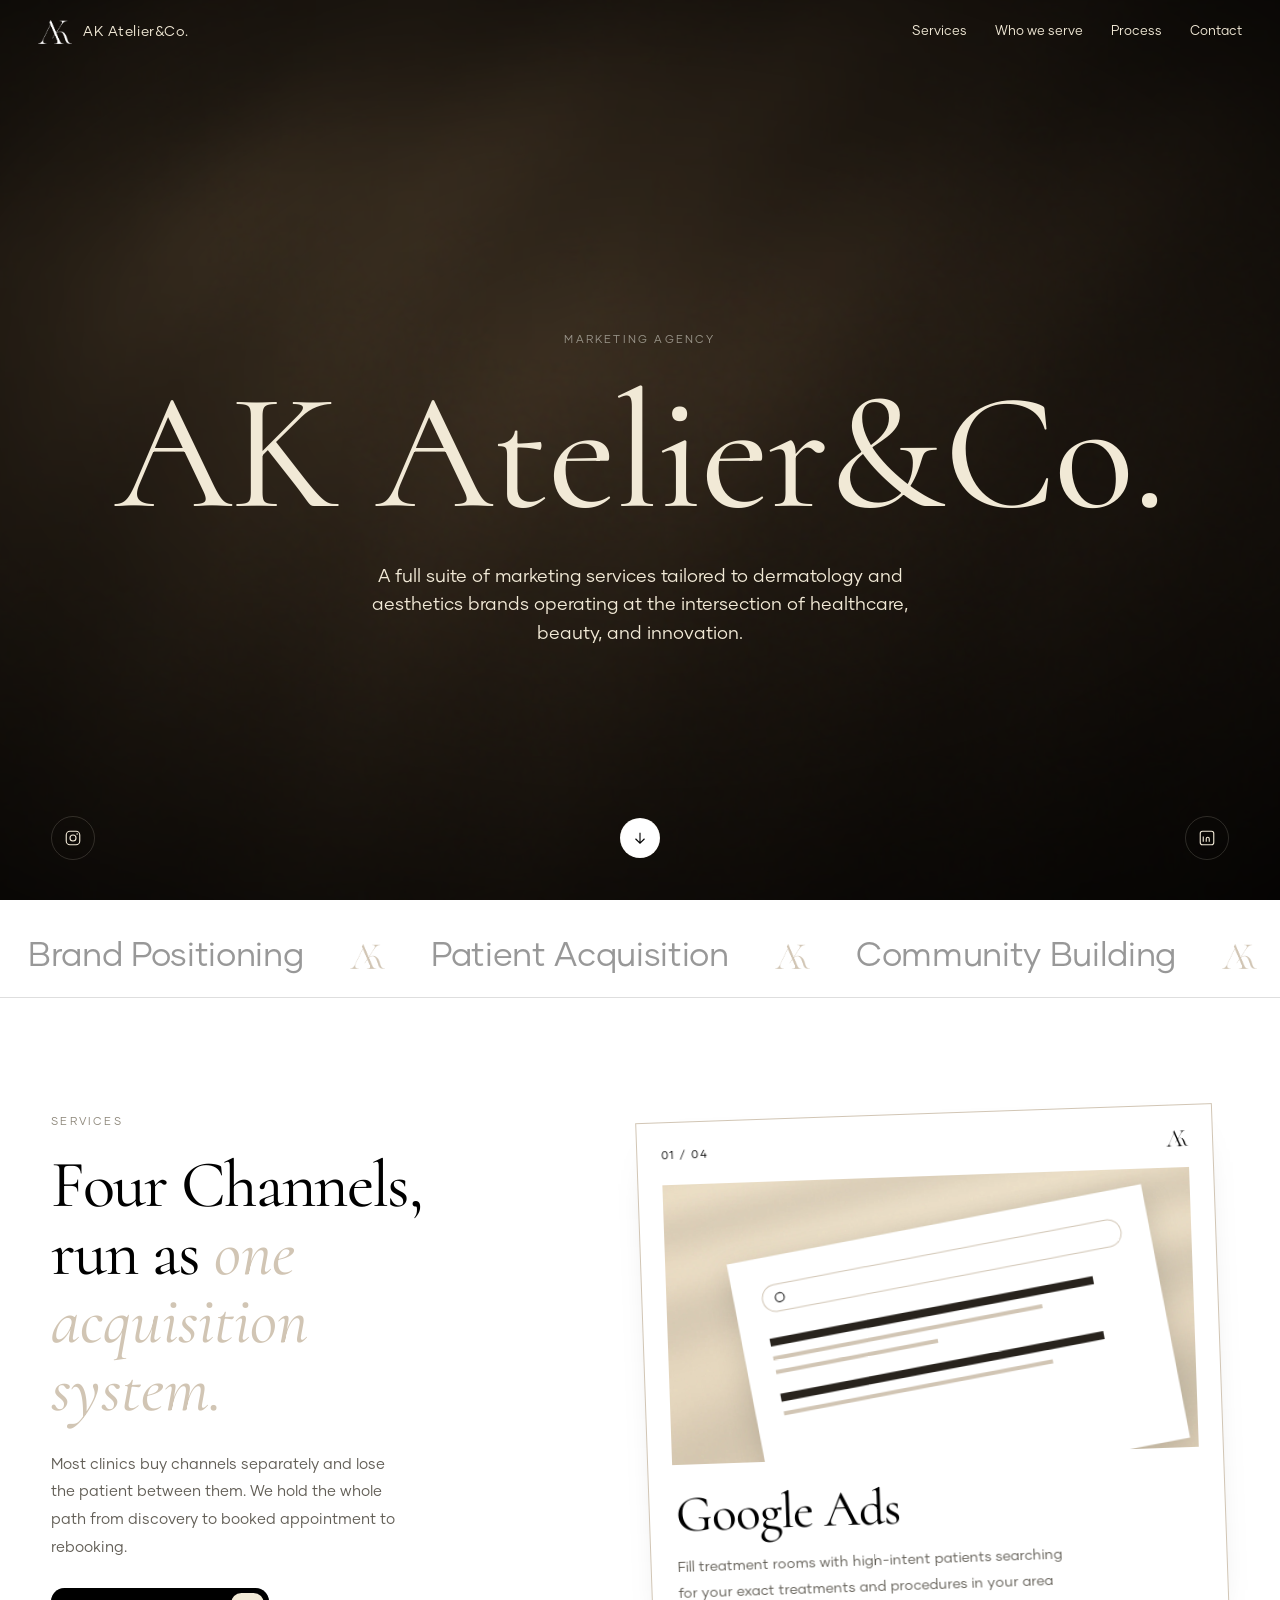
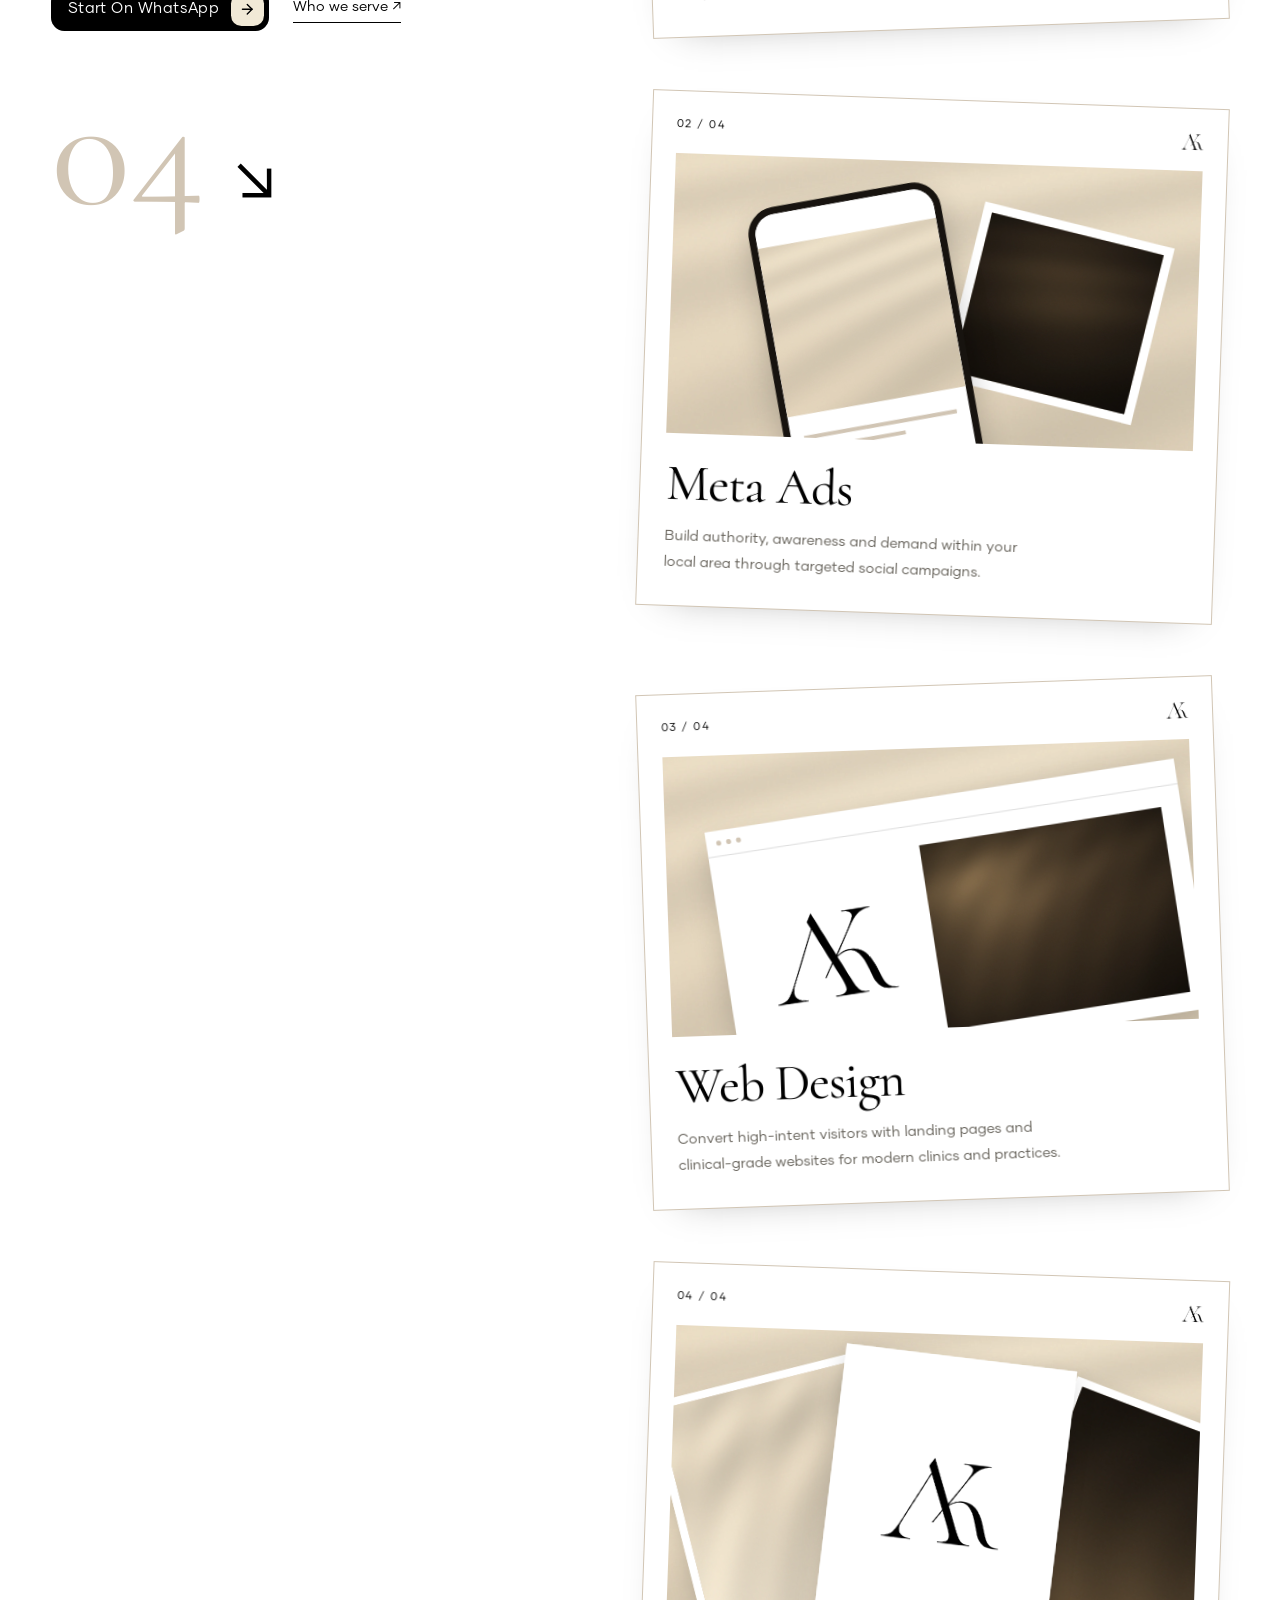
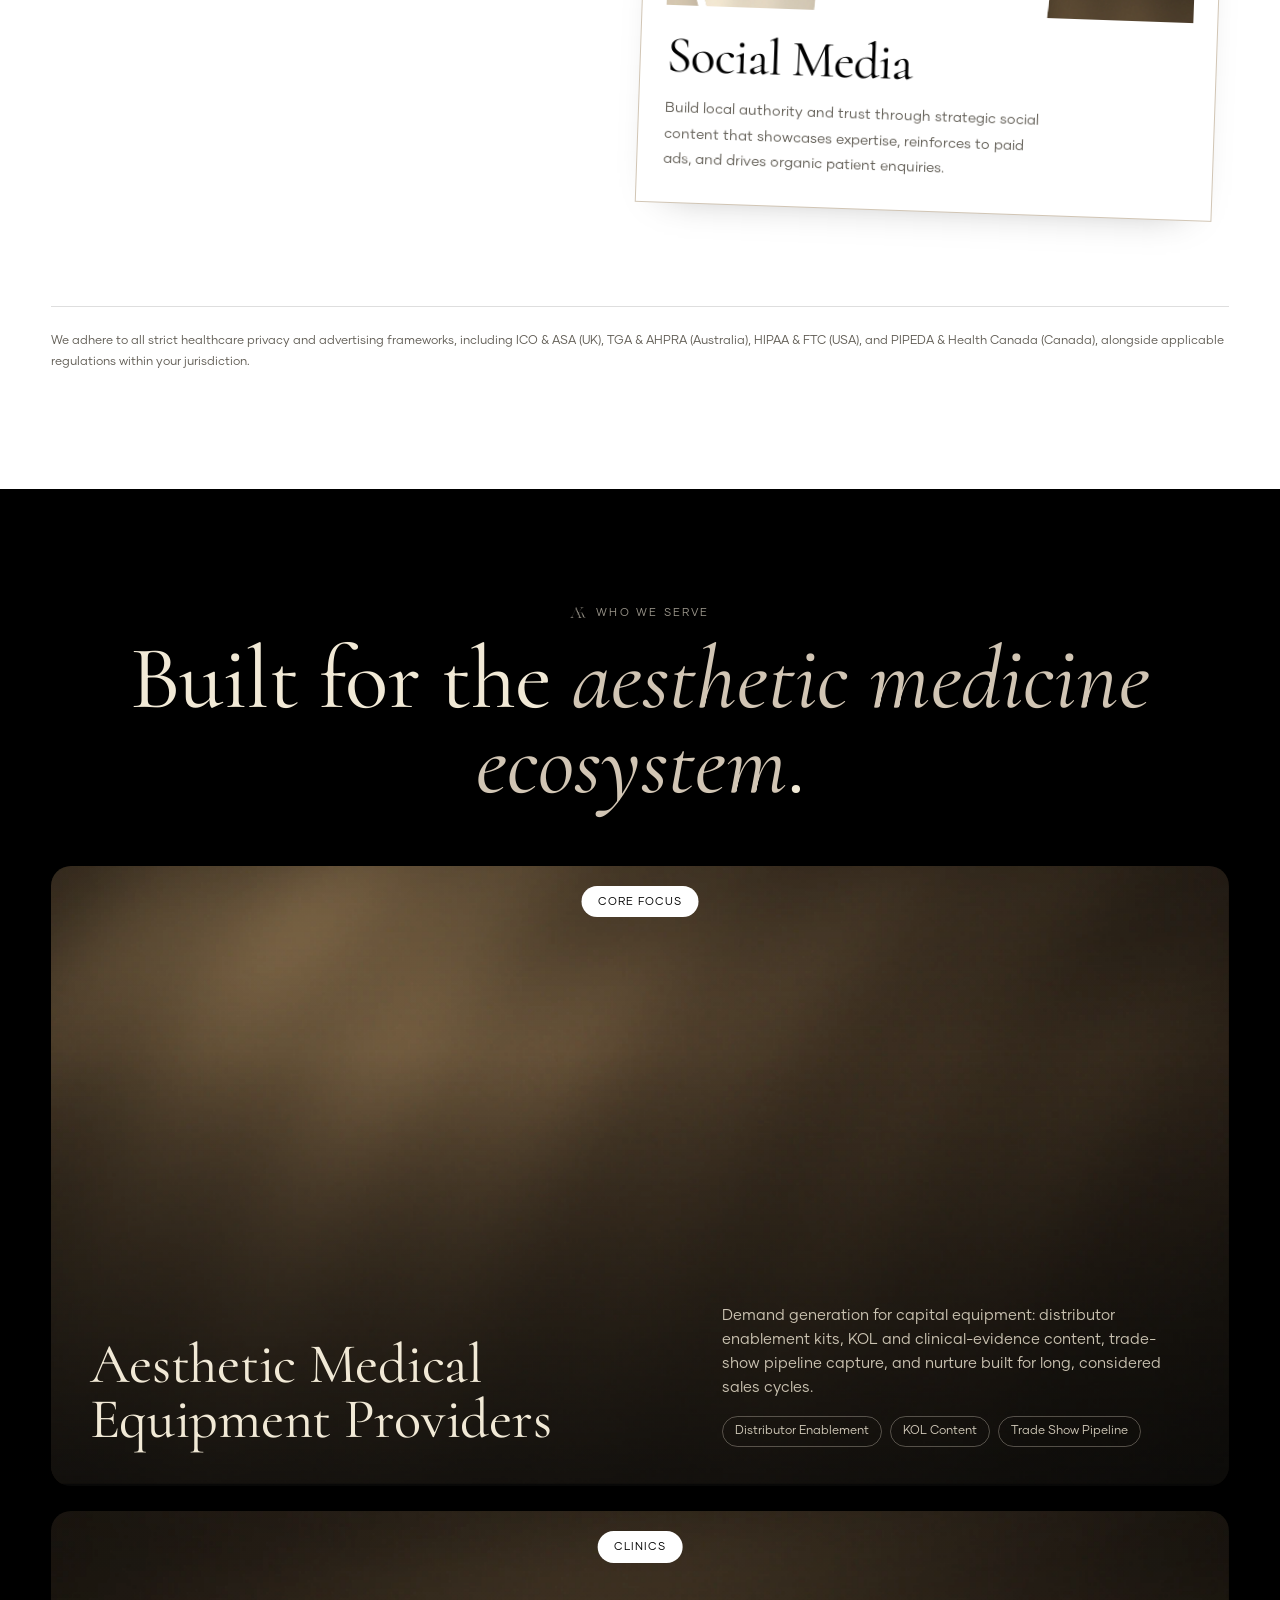
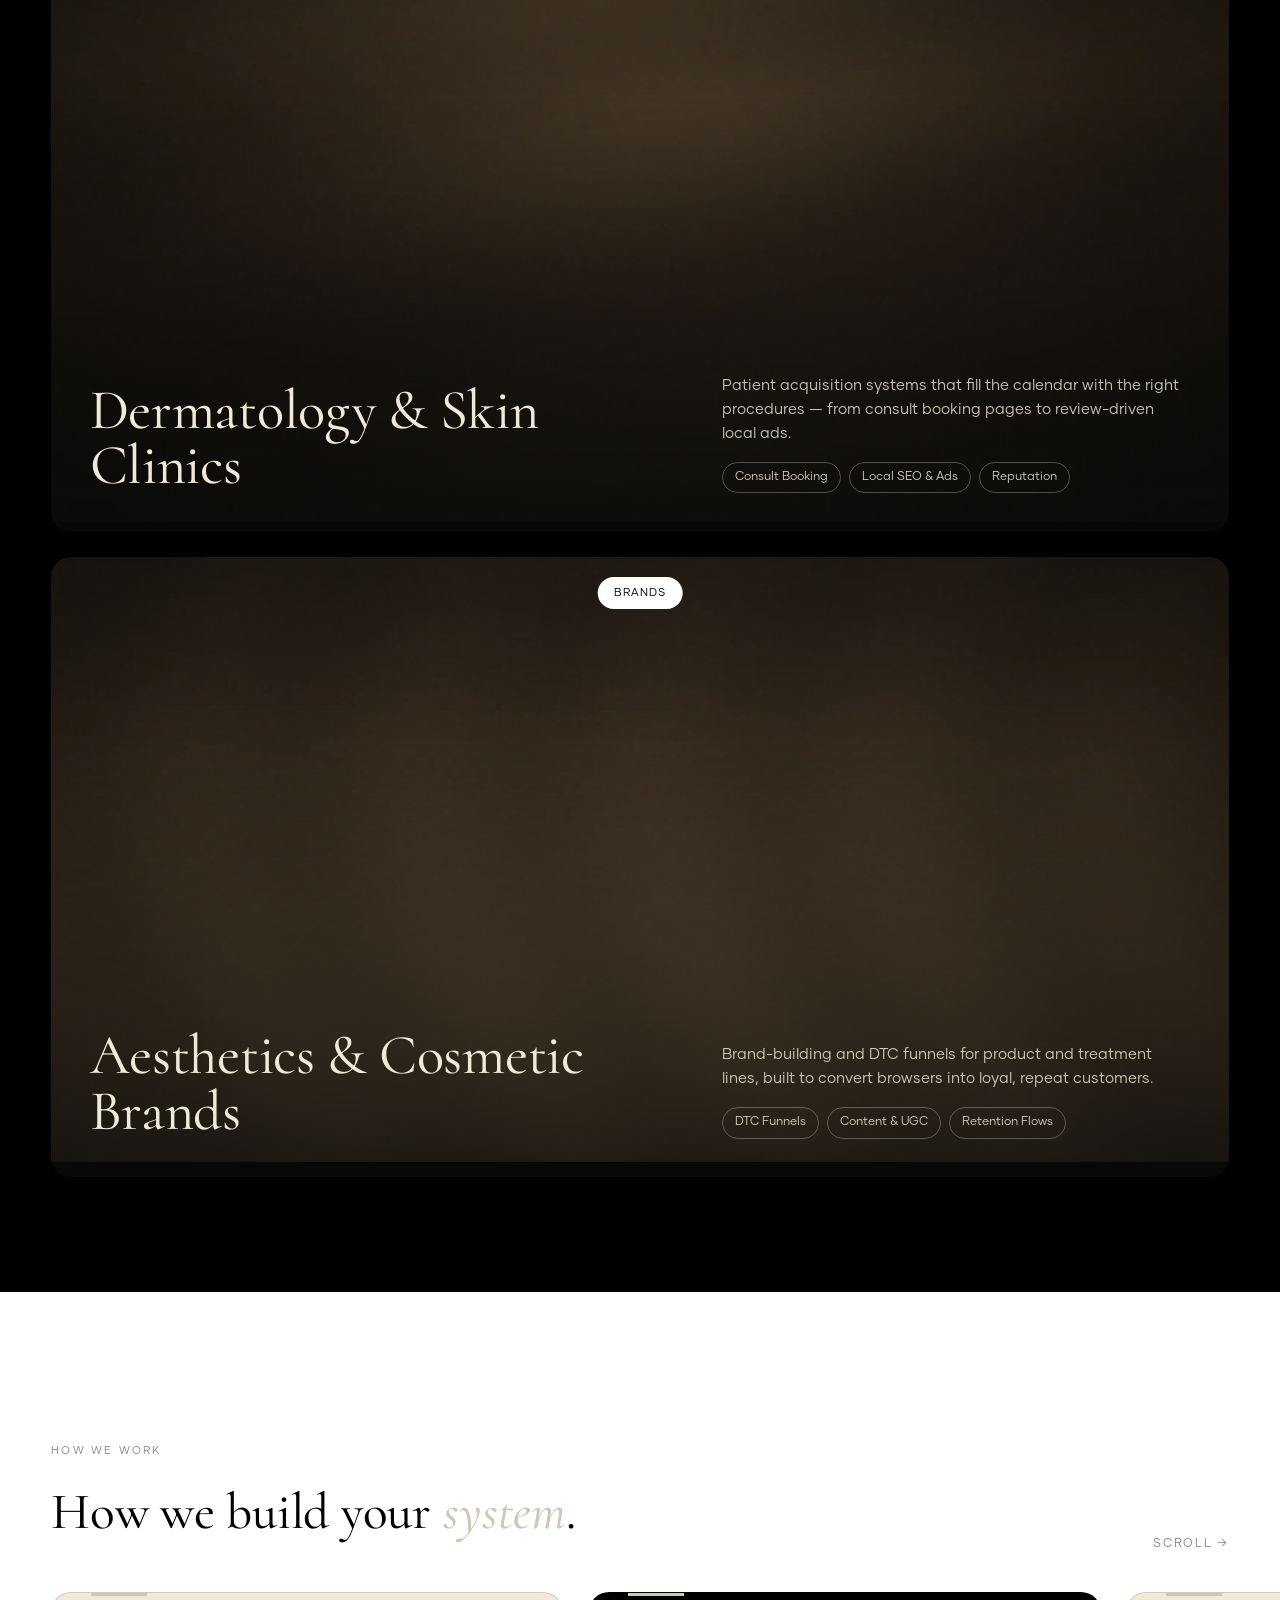
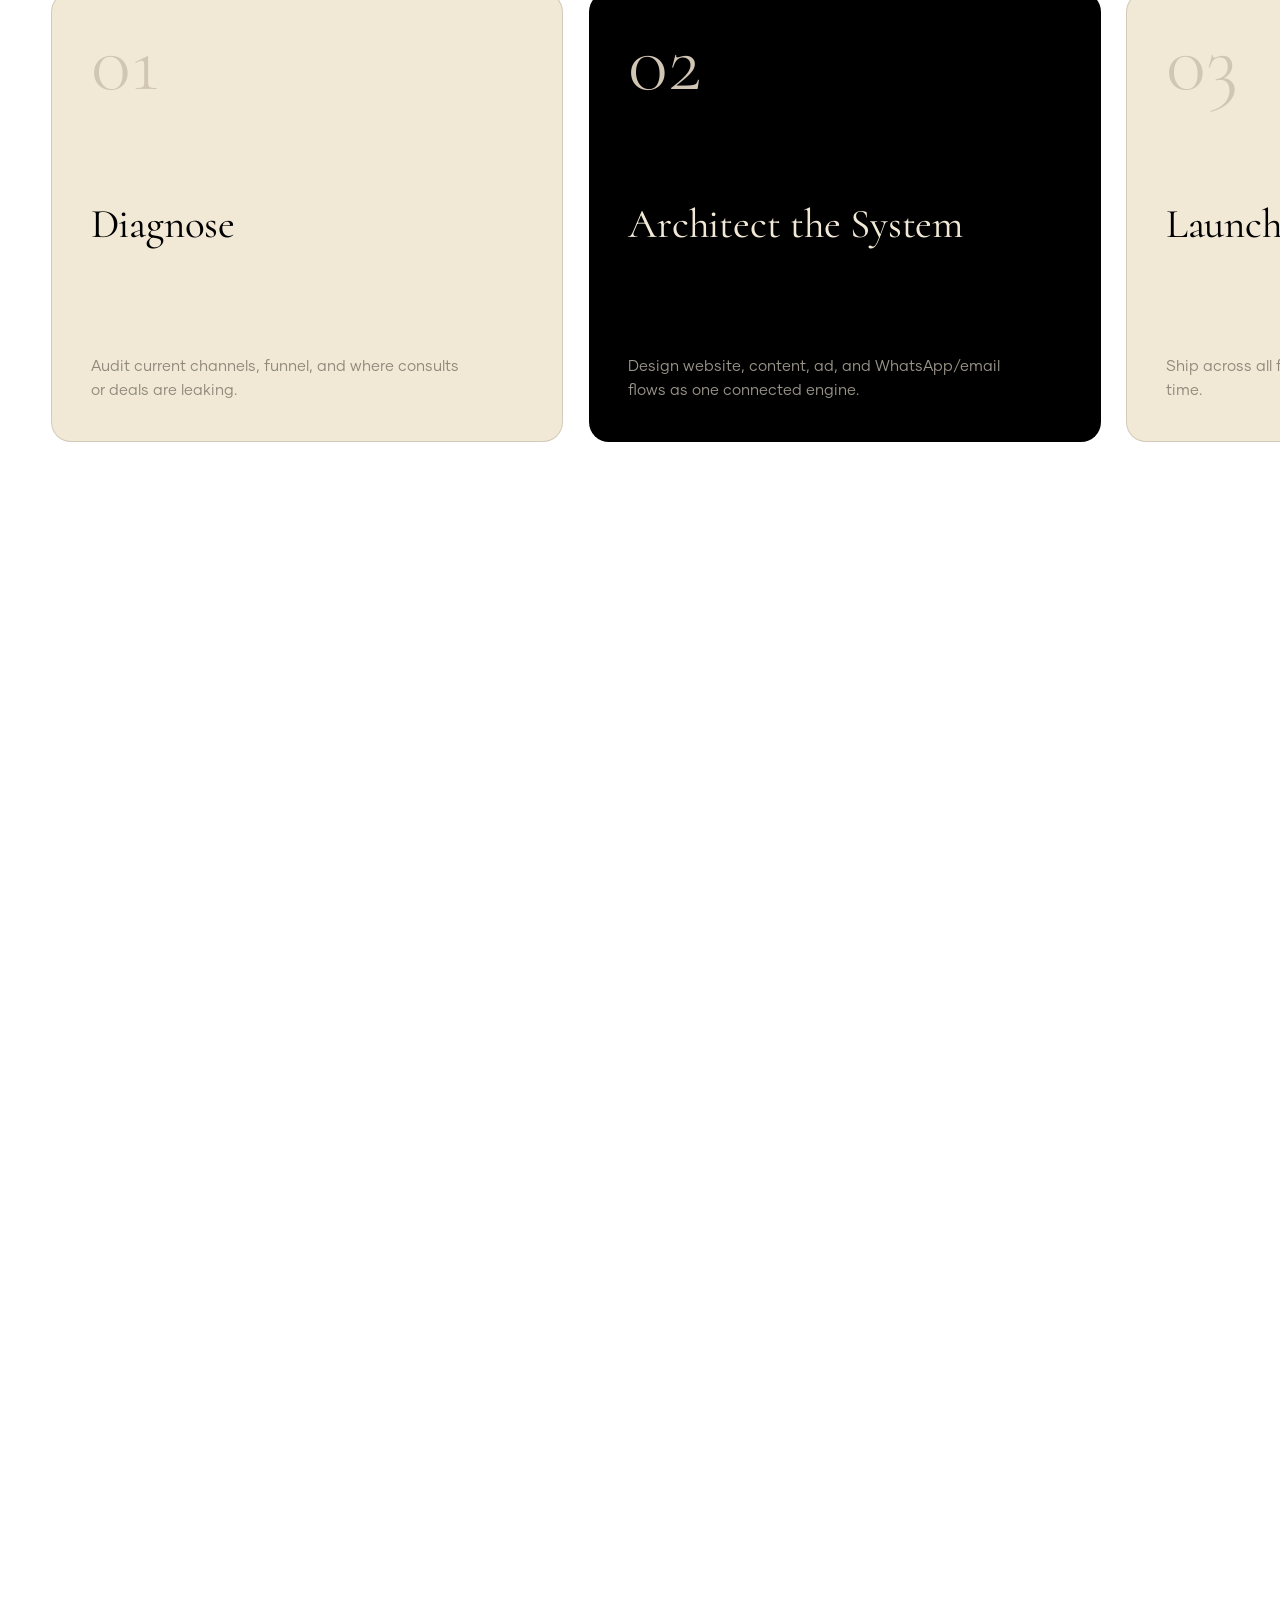
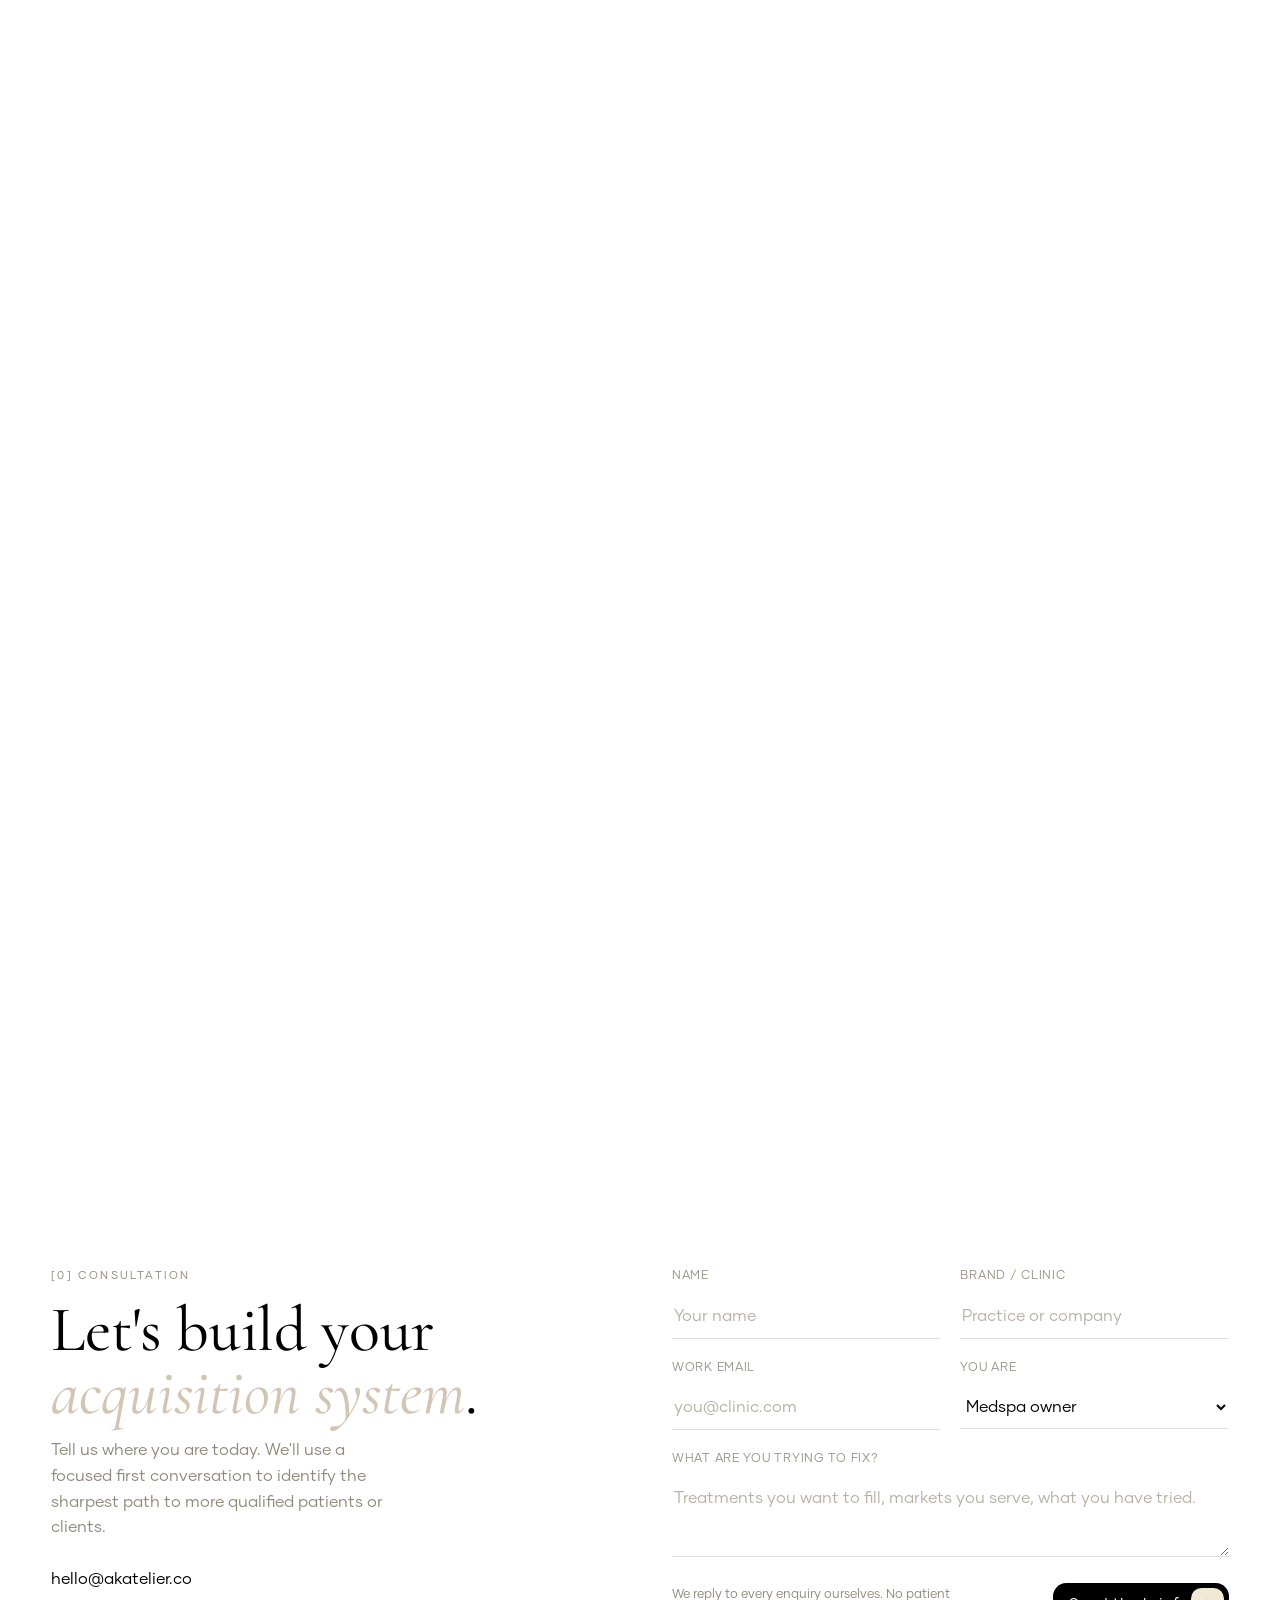
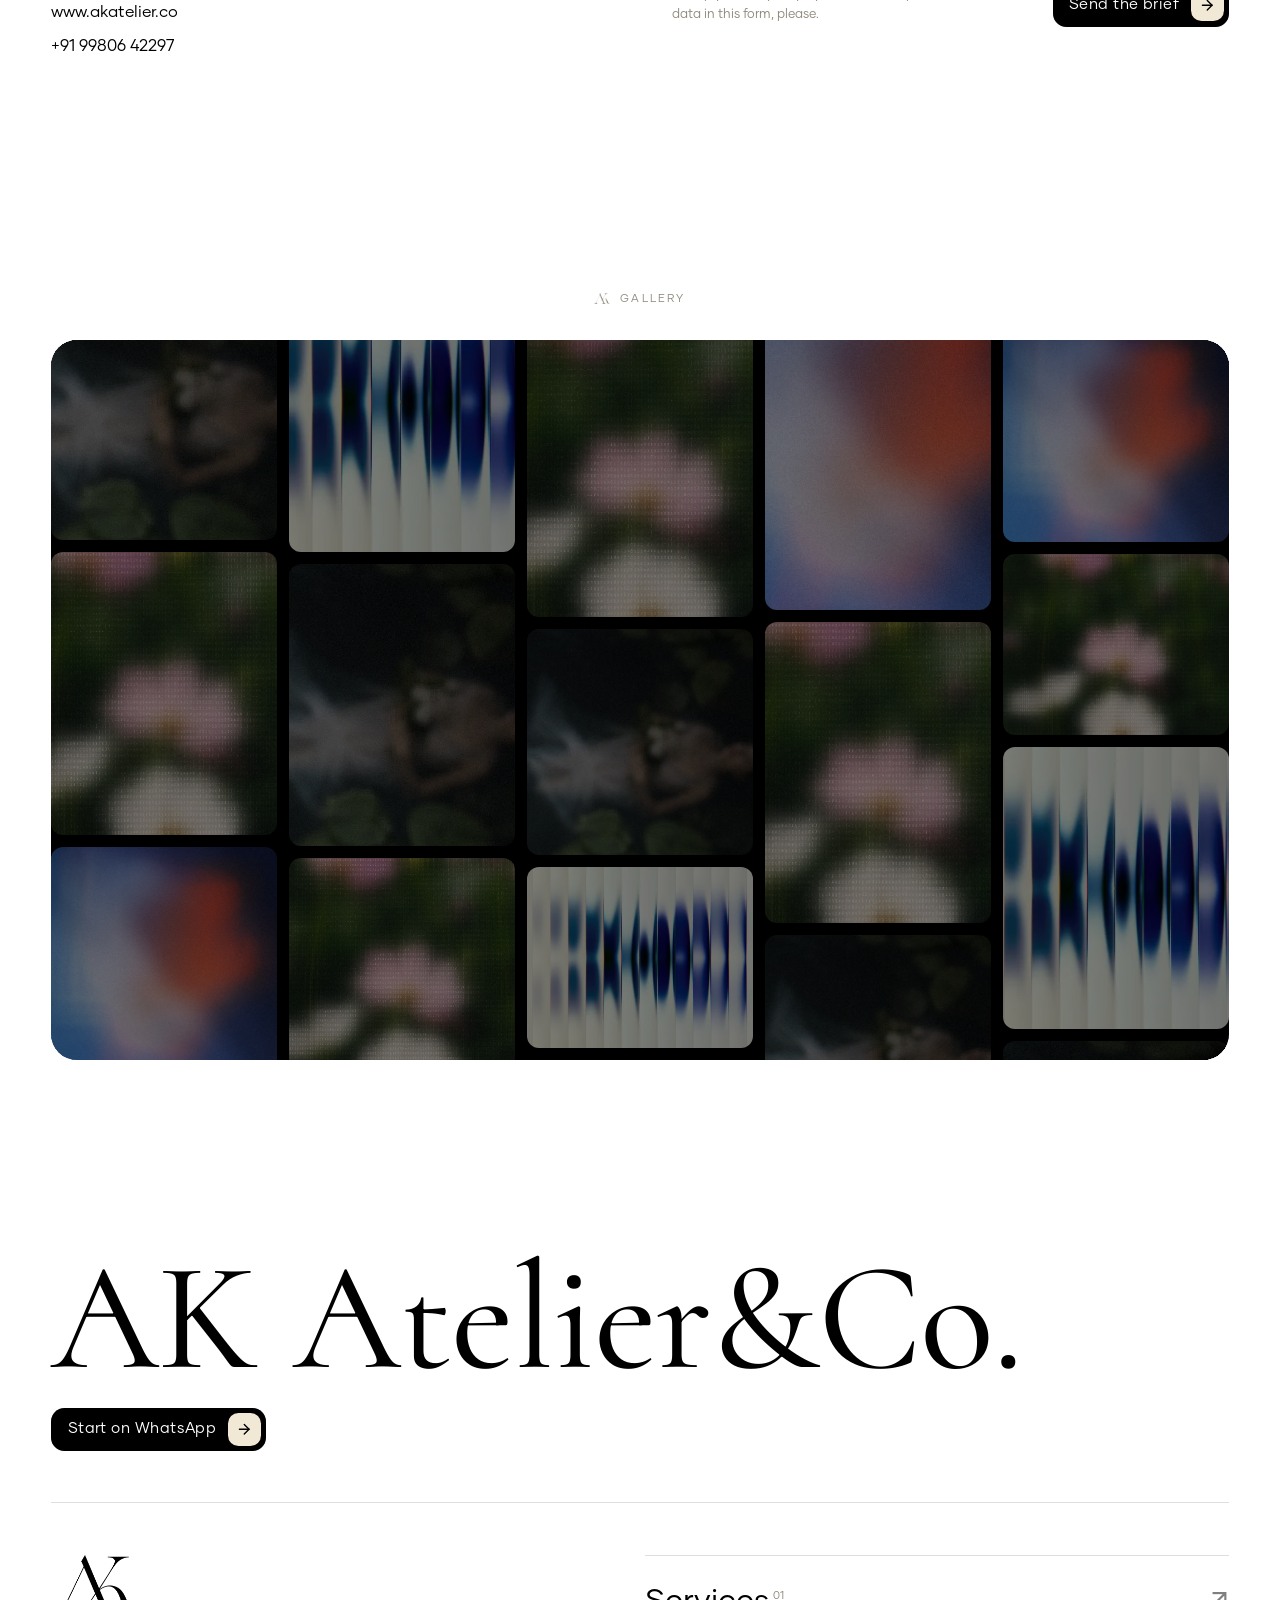
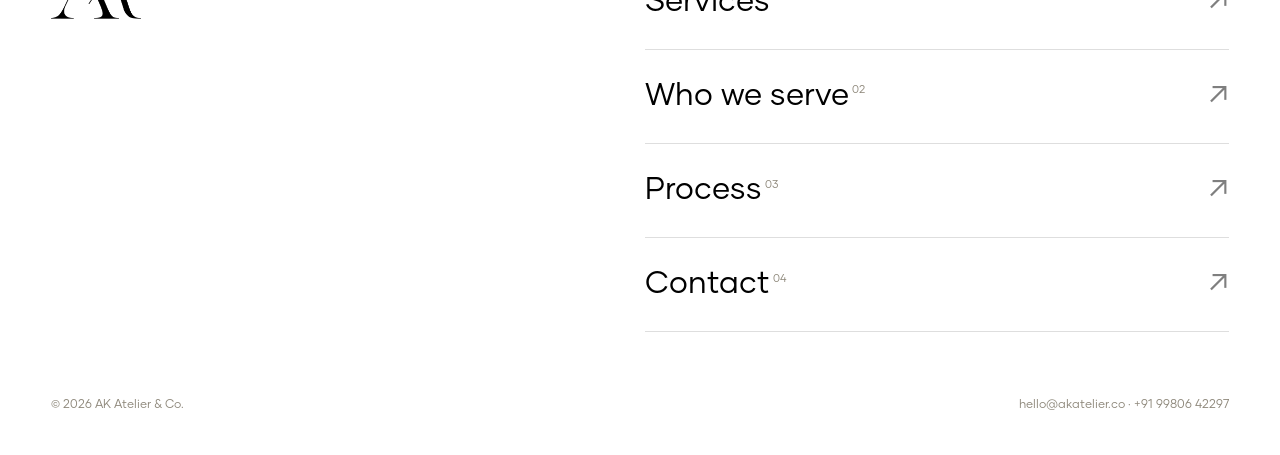
<file: services-options/option-f-folios.html>
<!DOCTYPE html>
<html lang="en"><head><meta charset="utf-8"><meta name="viewport" content="width=device-width,initial-scale=1">
<title>AK Atelier — Services F · Stacked folios</title>
<style>
@font-face{font-family:"Gilmer";src:url("../assets/fonts/Gilmer-Light.otf") format("opentype");font-weight:300}
@font-face{font-family:"Gilmer";src:url("../assets/fonts/Gilmer-Regular.otf") format("opentype");font-weight:400}
@font-face{font-family:"Satoshi";src:url("../assets/fonts/Satoshi-Regular.otf") format("opentype");font-weight:400}
/* Serif display + accent — Cormorant, offline stand-in for THE SEASONS (swap src to Seasons files when supplied) */
@font-face{font-family:"Seasons";src:url("../assets/fonts/Cormorant.ttf") format("truetype");font-weight:100 900;font-style:normal;font-display:swap}
@font-face{font-family:"Seasons";src:url("../assets/fonts/Cormorant-Italic.ttf") format("truetype");font-weight:100 900;font-style:italic;font-display:swap}
:root{--serif:"Seasons",Georgia,serif;--bg:#FFFFFF;--bone:#F1E9D6;--greige:#E0D2B8;--taupe:#D1C5B4;--panel:#F1E9D6;--ink:#000000;--ink2:#141311;--muted:#8f897c;--dmuted:#9a958a;--line:rgba(0,0,0,.13);--dline:rgba(241,233,214,.16);--r:26px;--e:cubic-bezier(.22,1,.36,1)}
*{margin:0;padding:0;box-sizing:border-box}
html{scroll-behavior:smooth}
body{background:var(--bg);color:var(--ink);font-family:"Gilmer",system-ui,sans-serif;font-weight:400;line-height:1.6;-webkit-font-smoothing:antialiased;overflow-x:hidden}
.g{font-family:"Gilmer",sans-serif;font-weight:400}
a{color:inherit;text-decoration:none}
.shell{padding:0}
.wrap{max-width:1320px;margin:0 auto}
.lab{font-family:"Gilmer";font-weight:400;font-size:11px;letter-spacing:.2em;text-transform:uppercase;color:var(--muted)}
.lab.c{display:flex;align-items:center;justify-content:center;gap:10px}
.lab.c::before{content:"";flex:0 0 auto;width:16px;height:12px;background:currentColor;-webkit-mask:url("../assets/logo/AK-monogram.png") center/contain no-repeat;mask:url("../assets/logo/AK-monogram.png") center/contain no-repeat}
.pill{display:inline-flex;align-items:center;gap:9px;font-family:"Gilmer";font-weight:400;font-size:14px;border-radius:100px;padding:15px 26px;transition:transform .2s}
.pill:hover{transform:translateY(-2px)}
.pill.dark{background:var(--ink);color:#fff}.pill.light{background:#fff;color:var(--ink)}
.txt{display:inline-flex;align-items:center;gap:7px;font-family:"Gilmer";font-weight:400;font-size:14px;border-bottom:1px solid currentColor;padding-bottom:3px}
.ph{position:relative;overflow:hidden;background:linear-gradient(145deg,#cbc9c4,#9a978f 45%,#3a3833)}
.ph .im{position:absolute;inset:-8% 0;will-change:transform;background:inherit}
.ph .cap{position:absolute;left:14px;bottom:12px;color:rgba(255,255,255,.85);font-family:"Gilmer";font-weight:400;font-size:10px;letter-spacing:.14em;text-transform:uppercase;z-index:2}
.dark{background:var(--ink);color:#F1E9D6}
.dark .lab{color:var(--dmuted)}.dark .muted{color:var(--dmuted)}
.rv{opacity:0;transform:translateY(18px);transition:opacity .8s var(--e),transform .8s var(--e)}
.rv.in{opacity:1;transform:none}
.rvl,.rvr{opacity:0;transition:opacity 1s var(--e),transform 1s var(--e)}
.rvl{transform:translate(-34px,22px) scale(.975)}.rvr{transform:translate(34px,22px) scale(.975)}
.rvl.in,.rvr.in{opacity:1;transform:none}
.sec{padding:clamp(70px,9vw,130px) clamp(20px,4vw,52px)}

/* NAV */
.nav{display:flex;align-items:center;justify-content:space-between;padding:20px clamp(16px,3vw,40px);position:absolute;top:0;left:0;right:0;z-index:10}
.nav .bl{display:flex;align-items:center;gap:11px;font-family:"Gilmer";font-weight:400;font-size:14px;letter-spacing:.04em}
.nav .bl img{height:24px;filter:invert(1)}
.nav .c{display:flex;gap:28px;font-family:"Gilmer";font-weight:400;font-size:13px}
.nav .c a:hover{opacity:.6}
@media(max-width:760px){.nav .c a:not(.cta){display:none}}

/* HERO (ctrnsvzg hero) */
.hero{position:relative;overflow:hidden;min-height:100vh;display:flex;flex-direction:column;align-items:center;justify-content:center;text-align:center;padding:120px clamp(20px,4vw,52px) 40px}
.hero .heromedia{position:absolute;inset:0;z-index:0}
.hero .heromedia video{width:100%;height:100%;object-fit:cover;display:block}
.hero .heromedia::after{content:"";position:absolute;inset:0;background:radial-gradient(125% 105% at 50% 42%,rgba(0,0,0,.32),rgba(0,0,0,.74))}
.hero .eye,.hero h1,.hero .stmt{position:relative;z-index:2}
.hero .soc{z-index:2}
.hero .eye{margin-bottom:clamp(18px,3vw,30px)}
.hero h1{font-family:"Gilmer";font-weight:400;letter-spacing:-.03em;line-height:.9;font-size:clamp(56px,13vw,220px)}
.hero .stmt{margin-top:clamp(22px,3vw,34px);max-width:52ch;font-size:clamp(16px,1.4vw,20px);color:#F1E9D6}
.hero .soc{position:absolute;left:clamp(20px,4vw,52px);right:clamp(20px,4vw,52px);bottom:clamp(24px,4vw,40px);display:flex;justify-content:space-between;align-items:center}
.hero .soc a{width:44px;height:44px;border-radius:100px;border:1px solid var(--dline);display:grid;place-items:center;color:#F1E9D6;transition:background .25s}
.hero .soc a:hover{background:rgba(241,233,214,.1)}
.hero .soc .mid{width:40px;height:40px;border-radius:100px;background:#fff;color:#000;display:grid;place-items:center}
@media(max-width:600px){.hero .soc{position:static;margin-top:40px;gap:10px}}
/* marquee under hero */
.marq{overflow:hidden;border-bottom:1px solid var(--line);margin-top:16px}
.track{display:inline-flex;align-items:center;white-space:nowrap;animation:sc 30s linear infinite}
.track span{font-family:"Gilmer";font-weight:400;font-size:clamp(16px,2.6vw,34px);letter-spacing:-.01em;padding:14px 28px;color:var(--ink)}
.track span:not(.d){opacity:.4}
.track .d{display:inline-block;width:1.05em;height:.76em;padding:0!important;margin:0 .55em;background:var(--taupe);-webkit-mask:url("../assets/logo/AK-monogram.png") center/contain no-repeat;mask:url("../assets/logo/AK-monogram.png") center/contain no-repeat}
@keyframes sc{to{transform:translateX(-50%)}}

/* SERVICES — numbered ledger (four channels held as one column) */
.svc-head{display:grid;grid-template-columns:1.25fr .85fr;gap:clamp(24px,4vw,64px);align-items:end;margin-top:clamp(22px,2.4vw,34px)}
.svc-title{font-weight:400;letter-spacing:-.025em;line-height:1.0;font-size:clamp(32px,4.6vw,68px);max-width:16ch}
.svc-head .r{display:flex;flex-direction:column;gap:clamp(18px,2vw,26px);padding-bottom:6px}
.svc-head .svc-intro{color:var(--muted);font-size:16px;max-width:44ch}
.svc-head .acts{display:flex;gap:14px;align-items:center;flex-wrap:wrap}
@media(max-width:820px){.svc-head{grid-template-columns:1fr}}
.svc-list{position:relative;margin-top:clamp(40px,5vw,68px);border-top:1px solid var(--line)}
.svc-row{position:relative;display:grid;grid-template-columns:clamp(58px,7vw,120px) minmax(0,1fr) minmax(0,1.5fr) auto;gap:clamp(16px,2.6vw,48px);align-items:baseline;padding:clamp(24px,3vw,40px) clamp(12px,1.6vw,26px);border-bottom:1px solid var(--line);isolation:isolate;cursor:default}
.svc-row::before{content:"";position:absolute;inset:0;z-index:-1;background:var(--bone);transform:scaleY(0);transform-origin:bottom;transition:transform .5s var(--e)}
.svc-row:hover::before{transform:scaleY(1)}
.svc-row .no{font-family:var(--serif);font-weight:300;font-size:clamp(30px,3.6vw,62px);line-height:.78;color:var(--taupe);transition:color .45s var(--e),transform .5s var(--e)}
.svc-row:hover .no{color:var(--ink);transform:translateY(-2px)}
.svc-row h3{font-weight:400;letter-spacing:-.01em;font-size:clamp(24px,2.4vw,38px);align-self:center;transition:transform .5s var(--e)}
.svc-row:hover h3{transform:translateX(clamp(6px,1vw,16px))}
.svc-row p{color:var(--muted);font-size:14.5px;line-height:1.65;align-self:center;transition:color .45s var(--e)}
.svc-row:hover p{color:var(--ink2)}
.svc-row .ar{justify-self:end;align-self:center;font-size:clamp(20px,2vw,28px);color:var(--taupe);opacity:0;transform:translate(-10px,6px);transition:opacity .45s var(--e),transform .45s var(--e)}
.svc-row:hover .ar{opacity:1;transform:none;color:var(--ink)}
.svc-preview{position:fixed;top:0;left:0;width:clamp(190px,22vw,300px);aspect-ratio:4/5;border-radius:14px;overflow:hidden;pointer-events:none;opacity:0;z-index:60;box-shadow:0 34px 80px -34px rgba(0,0,0,.55);transition:opacity .4s var(--e);will-change:transform,opacity}
.svc-preview.show{opacity:1}
.svc-preview img{width:100%;height:100%;object-fit:cover;display:block}
@media(max-width:720px){
  .svc-row{grid-template-columns:auto 1fr;row-gap:12px}
  .svc-row .no{grid-row:span 2;align-self:start}
  .svc-row h3{align-self:center}
  .svc-row p{grid-column:2}
  .svc-row .ar{display:none}
}
@media(hover:none){.svc-preview{display:none}}
.compliance{display:flex;gap:14px;align-items:flex-start;border-top:1px solid var(--line);margin-top:clamp(34px,4vw,54px);padding-top:clamp(22px,3vw,32px);color:var(--muted);font-size:13.5px;line-height:1.8;max-width:108ch;margin-left:auto;margin-right:auto}

/* WHO WE SERVE (projects showcase) */
.serve .top{text-align:center;margin-bottom:clamp(34px,5vw,60px)}
.serve .top h2{font-family:"Gilmer";font-weight:400;letter-spacing:-.03em;line-height:.95;font-size:clamp(40px,7vw,110px);margin-top:14px}
.showcase{display:flex;flex-direction:column;gap:clamp(16px,2vw,26px)}
.scard{position:relative;border-radius:20px;overflow:hidden;min-height:clamp(360px,52vw,620px)}
.scard .im{position:absolute;inset:-6% 0;will-change:transform;background-size:cover;background-position:center}
.showcase .scard:nth-child(1) .im{background-image:url("../assets/img/ak-d1.webp")}
.showcase .scard:nth-child(2) .im{background-image:url("../assets/img/ak-d2.webp")}
.showcase .scard:nth-child(3) .im{background-image:url("../assets/img/ak-d3.webp")}
.scard::after{content:"";position:absolute;inset:0;background:linear-gradient(180deg,rgba(11,11,10,.15),transparent 30%,rgba(11,11,10,.72))}
.scard .tag{position:absolute;top:20px;left:50%;transform:translateX(-50%);z-index:2;background:#fff;color:var(--ink);font-family:"Gilmer";font-weight:400;font-size:11px;letter-spacing:.1em;text-transform:uppercase;padding:7px 16px;border-radius:100px}
.scard .cnt{position:absolute;left:clamp(22px,3vw,44px);right:clamp(22px,3vw,44px);bottom:clamp(24px,3vw,40px);z-index:2;color:#F1E9D6;display:grid;grid-template-columns:1.3fr 1fr;gap:24px;align-items:end}
.scard .cnt h3{font-family:"Gilmer";font-weight:400;letter-spacing:-.02em;line-height:.98;font-size:clamp(30px,4.4vw,64px)}
.scard .cnt .r p{color:rgba(241,233,214,.82);font-size:15px}
.scard .cnt .tags{display:flex;flex-wrap:wrap;gap:8px;margin-top:16px}
.scard .cnt .tags span{font-family:"Gilmer";font-size:12px;color:rgba(241,233,214,.85);border:1px solid rgba(241,233,214,.3);border-radius:100px;padding:5px 12px}
@media(max-width:760px){.scard .cnt{grid-template-columns:1fr}.scard .cnt h3{font-size:34px}}

/* PROCESS — pinned horizontal scroll */
.hproc{position:relative;height:340vh;background:var(--bg)}
.hproc-sticky{position:sticky;top:0;height:100vh;overflow:hidden;display:flex;flex-direction:column;justify-content:center}
.hproc-head{padding:0 clamp(20px,4vw,52px);margin-bottom:clamp(24px,3vw,40px);display:flex;justify-content:space-between;align-items:flex-end;gap:20px;flex-wrap:wrap;max-width:1320px;margin-left:auto;margin-right:auto;width:100%}
.hproc-head h2{font-family:"Gilmer";font-weight:300;letter-spacing:-.025em;font-size:clamp(30px,4vw,60px);margin-top:12px}
.hproc-head .cue{font-family:"Gilmer";font-weight:400;font-size:12px;letter-spacing:.14em;text-transform:uppercase;color:var(--muted)}
.hproc-track{display:flex;gap:clamp(16px,2vw,26px);padding:0 clamp(20px,4vw,52px);will-change:transform}
.pstep{position:relative;overflow:hidden;flex:0 0 clamp(300px,40vw,520px);border:1px solid var(--line);border-radius:20px;padding:clamp(28px,3vw,44px);min-height:clamp(340px,50vh,500px);display:flex;flex-direction:column;justify-content:space-between;background:var(--panel);transition:transform .5s var(--e),box-shadow .5s var(--e)}
.pstep::before{content:"";position:absolute;top:0;left:clamp(28px,3vw,44px);width:56px;height:3px;background:var(--taupe)}
.pstep:hover{transform:translateY(-6px);box-shadow:0 26px 60px -32px rgba(0,0,0,.45)}
.pstep .no{font-family:var(--serif);font-weight:300;font-size:clamp(58px,6.5vw,112px);line-height:.78;color:var(--taupe)}
.pstep h3{letter-spacing:-.01em;font-size:clamp(28px,3.2vw,44px);margin:.3em 0 14px}
.pstep p{color:var(--muted);font-size:15px;max-width:38ch}
.pstep:nth-child(even){background:var(--ink);color:var(--bone)}
.pstep:nth-child(even) p{color:var(--dmuted)}
@media(max-width:760px){
  .hproc{height:auto}
  .hproc-sticky{position:static;height:auto;padding:clamp(70px,9vw,120px) 0}
  .hproc-track{overflow-x:auto;scroll-snap-type:x mandatory;-webkit-overflow-scrolling:touch;transform:none!important;padding-bottom:12px}
  .pstep{scroll-snap-align:start;flex:0 0 82%;min-height:auto}
}
@media(prefers-reduced-motion:reduce){
  .hproc{height:auto}
  .hproc-sticky{position:static;height:auto;padding:clamp(70px,9vw,120px) 0}
  .hproc-track{overflow-x:auto;transform:none!important}
}
/* CONTACT (dark) */
.contact .grid{display:grid;grid-template-columns:1fr 1fr;gap:clamp(30px,5vw,70px);align-items:start}
.contact .l .lab{color:var(--muted)}.contact .l p{color:var(--muted)}
.contact h2{font-family:"Gilmer";font-weight:400;letter-spacing:-.025em;line-height:.98;font-size:clamp(34px,5vw,72px);margin:14px 0}
.contact .det{margin-top:26px;display:flex;flex-direction:column;gap:8px;font-family:"Gilmer";font-weight:400;font-size:16px}
.contact .det a:hover{color:var(--muted)}
.form{display:grid;gap:20px}
.frow{display:grid;grid-template-columns:1fr 1fr;gap:20px}
.field{display:flex;flex-direction:column;gap:8px}
.field label{font-family:"Gilmer";font-weight:400;font-size:12px;letter-spacing:.06em;text-transform:uppercase;color:var(--dmuted)}
.field input,.field select,.field textarea{background:transparent;border:none;border-bottom:1px solid var(--line);padding:12px 2px;font-family:inherit;font-size:16px;color:var(--ink)}
.field input::placeholder,.field textarea::placeholder{color:#b7b1a5}
.field input:focus,.field select:focus,.field textarea:focus{outline:none;border-color:var(--ink)}
.field select{color:var(--ink)}.field select option{color:#000}
.field textarea{resize:vertical;min-height:80px}
.form .row{display:flex;justify-content:space-between;align-items:center;gap:16px;margin-top:6px}
.form .note{color:var(--muted);font-size:12.5px;max-width:36ch}
@media(max-width:820px){.contact .grid,.frow{grid-template-columns:1fr}}

/* FOOTER (light) */
.foot{background:var(--bg);padding:clamp(50px,6vw,90px) clamp(20px,4vw,52px) 40px}
.foot .fbig{display:flex;justify-content:space-between;align-items:center;gap:24px;flex-wrap:wrap}
.foot .fbig h2{font-family:"Gilmer";font-weight:300;letter-spacing:-.03em;line-height:.86;font-size:clamp(52px,12vw,180px)}
.foot .rule{border-top:1px solid var(--line);margin:clamp(30px,4vw,54px) 0}
.foot .lower{display:grid;grid-template-columns:1fr 1.1fr;gap:clamp(30px,5vw,80px);align-items:start}
.foot .tag{display:flex;gap:12px;align-items:flex-start;font-family:"Gilmer";font-weight:400;letter-spacing:-.01em;font-size:clamp(22px,2.6vw,34px);line-height:1.12;max-width:20ch}
.foot .tag img{height:clamp(44px,5vw,84px)}
.foot .links .lnk{display:flex;justify-content:space-between;align-items:center;border-top:1px solid var(--line);padding:clamp(14px,1.8vw,22px) 0;font-family:"Gilmer";font-weight:400;font-size:clamp(22px,2.4vw,32px)}
.foot .links .lnk:last-child{border-bottom:1px solid var(--line)}
.foot .links .lnk .n{font-size:11px;color:var(--muted);vertical-align:super;margin-left:3px}
.foot .links .lnk .ar{opacity:.5;transition:transform .25s,opacity .25s}
.foot .links .lnk:hover .ar{opacity:1;transform:translate(3px,-3px)}
.foot .fbot{display:flex;justify-content:space-between;gap:16px;flex-wrap:wrap;margin-top:clamp(40px,5vw,70px);color:var(--muted);font-family:"Gilmer";font-size:12px}
@media(max-width:760px){.foot .lower{grid-template-columns:1fr}}
@media(prefers-reduced-motion:reduce){
  .hproc{height:auto}
  .hproc-sticky{position:static;height:auto;padding:clamp(70px,9vw,120px) 0}
  .hproc-track{overflow-x:auto;transform:none!important}
}
/* CONTACT (dark) */
.contact .grid{display:grid;grid-template-columns:1fr 1fr;gap:clamp(30px,5vw,70px);align-items:start}
.contact .l .lab{color:var(--muted)}.contact .l p{color:var(--muted)}
.contact h2{font-family:"Gilmer";font-weight:400;letter-spacing:-.025em;line-height:.98;font-size:clamp(34px,5vw,72px);margin:14px 0}
.contact .det{margin-top:26px;display:flex;flex-direction:column;gap:8px;font-family:"Gilmer";font-weight:400;font-size:16px}
.contact .det a:hover{color:var(--muted)}
.form{display:grid;gap:20px}
.frow{display:grid;grid-template-columns:1fr 1fr;gap:20px}
.field{display:flex;flex-direction:column;gap:8px}
.field label{font-family:"Gilmer";font-weight:400;font-size:12px;letter-spacing:.06em;text-transform:uppercase;color:var(--dmuted)}
.field input,.field select,.field textarea{background:transparent;border:none;border-bottom:1px solid var(--line);padding:12px 2px;font-family:inherit;font-size:16px;color:var(--ink)}
.field input::placeholder,.field textarea::placeholder{color:#b7b1a5}
.field input:focus,.field select:focus,.field textarea:focus{outline:none;border-color:var(--ink)}
.field select{color:var(--ink)}.field select option{color:#000}
.field textarea{resize:vertical;min-height:80px}
.form .row{display:flex;justify-content:space-between;align-items:center;gap:16px;margin-top:6px}
.form .note{color:var(--muted);font-size:12.5px;max-width:36ch}
@media(max-width:820px){.contact .grid,.frow{grid-template-columns:1fr}}

/* FOOTER */
.foot .t{display:flex;justify-content:space-between;gap:24px;flex-wrap:wrap}
.foot .c a{display:block;font-family:"Gilmer";font-weight:400;font-size:15px;margin-bottom:8px}
.foot .c a:hover{opacity:.6}
.foot .big{display:flex;justify-content:space-between;align-items:flex-end;gap:24px;margin-top:clamp(40px,6vw,80px)}
.foot .big h2{font-family:"Gilmer";font-weight:400;letter-spacing:-.03em;line-height:.88;font-size:clamp(48px,10vw,160px)}
.foot .big .up{width:52px;height:52px;border-radius:100px;border:1px solid var(--dline);display:grid;place-items:center;color:#F1E9D6}
.foot .bot{border-top:1px solid var(--dline);margin-top:32px;padding-top:22px;display:flex;justify-content:space-between;gap:16px;flex-wrap:wrap;color:var(--dmuted);font-family:"Gilmer";font-size:12px}
@media(prefers-reduced-motion:reduce){.rv{opacity:1!important;transform:none!important}.track{animation:none}}
svg.i{width:18px;height:18px;stroke:currentColor;fill:none;stroke-width:1.5}
.hero h1,.svc-title,.serve .top h2,.scard .cnt h3,.proc .top h2,.prow h3,.contact h2,.foot .big h2{font-weight:300}/* GALLERY — masonry (multi-image) */
.gallery{padding:clamp(70px,9vw,120px) clamp(20px,4vw,52px)}
.gallery-box{position:relative;height:80vh;min-height:520px;overflow:hidden;border-radius:26px;background:#000;max-width:1360px;margin:0 auto}
.gallery-box::after{content:"";position:absolute;inset:0;background:rgba(0,0,0,.5);z-index:2;pointer-events:none;border-radius:inherit}
.gwall{display:flex;gap:12px;height:100%;align-items:flex-start}
.gcol{flex:1;display:flex;flex-direction:column;gap:12px;will-change:transform}
.gallery .lab{display:flex;justify-content:center;margin-bottom:clamp(28px,3vw,44px)}
.gim{width:100%;border-radius:12px;background-size:cover;background-position:center}
.gim.r34{aspect-ratio:3/4}.gim.r45{aspect-ratio:4/5}.gim.r11{aspect-ratio:1}.gim.r35{aspect-ratio:3/5}.gim.r54{aspect-ratio:5/4}
.gm1{background:#1c1b18 url("../assets/img/px-ether.webp") center/cover}
.gm2{background:#2a2823 url("../assets/img/px-bloom.webp") center/cover}
.gm3{background:#232019 url("../assets/img/px-florals.webp") center/cover}
.gm4{background:#141311 url("../assets/img/px-veil.webp") center/cover}
@media(max-width:900px){.gwall .gcol:nth-child(n+4){display:none}}
@media(max-width:560px){.gwall .gcol:nth-child(n+3){display:none}}
/* Button — Uiverse (d4niz) */
.contactButton{background:var(--ink);color:#fff;font-family:"Gilmer",sans-serif;padding:.45em;padding-left:1.1em;font-size:15px;font-weight:400;border-radius:.9em;border:none;cursor:pointer;letter-spacing:.03em;display:inline-flex;align-items:center;box-shadow:inset 0 0 1.6em -.6em #000;overflow:hidden;position:relative;height:2.9em;padding-right:3.3em;text-decoration:none;white-space:nowrap}
.contactButton .iconButton{position:absolute;display:flex;align-items:center;justify-content:center;height:2.2em;width:2.2em;border-radius:.7em;background:var(--bone);right:.35em;transition:all .3s;z-index:1}
.contactButton:hover .iconButton{width:calc(100% - .6em)}
.contactButton:hover{transform:translate(-.05em,-.05em);box-shadow:.15em .15em var(--taupe)}
.contactButton:active{transform:translate(.05em,.05em);box-shadow:.05em .05em var(--taupe)}
.contactButton svg{width:1.1em;height:1.1em;stroke:#000;transition:transform .3s}
.contactButton:hover svg{transform:translateX(.12em)}
/* ===== TYPE SYSTEM (brand guidelines): serif headings + serif-italic accents, Gilmer body ===== */
.hero h1,.svc-title,.svc-row h3,.serve .top h2,.scard .cnt h3,.hproc-head h2,.pstep h3,.contact h2,.foot .fbig h2,.foot .big h2{font-family:var(--serif);font-style:normal;font-weight:440;font-optical-sizing:auto;font-variation-settings:"SOFT" 0,"WONK" 0;letter-spacing:-.005em}
.ac{font-family:var(--serif);font-style:italic;font-weight:440;font-optical-sizing:auto;font-variation-settings:"SOFT" 0,"WONK" 0;letter-spacing:0;color:var(--taupe)}
</style><link rel="stylesheet" href="services.css">
<script>if(new URLSearchParams(location.search).has('section'))document.documentElement.classList.add('services-only');</script>
<link rel="stylesheet" href="more-options.css"></head>
<body><div class="shell">

<!-- HERO -->
<header class="dark hero">
  <div class="heromedia"><video autoplay muted loop playsinline poster="../assets/img/ak-hero.webp"><source src="../assets/video/ak-hero.webm" type="video/webm"><source src="../assets/video/ak-hero.mp4" type="video/mp4"></video></div>
  <div class="nav">
    <div class="bl"><img src="../assets/logo/AK-monogram.png" alt="AK">AK Atelier&amp;Co.</div>
    <div class="c"><a href="#channels">Services</a><a href="#serve">Who we serve</a><a href="#process">Process</a><a class="cta" href="#contact">Contact</a></div>
  </div>
  <div class="eye lab">Marketing Agency</div>
  <h1 class="g">AK Atelier&amp;Co.</h1>
  <p class="stmt">A full suite of marketing services tailored to dermatology and aesthetics brands operating at the intersection of healthcare, beauty, and innovation.</p>
  <div class="soc">
    <a href="#" aria-label="Instagram"><svg class="i" viewBox="0 0 24 24"><rect x="3" y="3" width="18" height="18" rx="5"/><circle cx="12" cy="12" r="4"/><circle cx="17.5" cy="6.5" r="1" fill="currentColor" stroke="none"/></svg></a>
    <a class="mid" href="#contact" aria-label="Scroll"><svg class="i" viewBox="0 0 24 24"><path d="M12 5v14M6 13l6 6 6-6"/></svg></a>
    <a href="#" aria-label="LinkedIn"><svg class="i" viewBox="0 0 24 24"><rect x="3" y="3" width="18" height="18" rx="3"/><path d="M7 10v7M7 7v.01M11 17v-4a2 2 0 0 1 4 0v4"/></svg></a>
  </div>
</header>

<!-- marquee -->
<div class="marq"><div class="track">
  <span>Brand Positioning</span><span class="d"></span><span>Patient Acquisition</span><span class="d"></span><span>Community Building</span><span class="d"></span>
  <span>Brand Positioning</span><span class="d"></span><span>Patient Acquisition</span><span class="d"></span><span>Community Building</span><span class="d"></span>
</div></div>

<!-- 4 CHANNELS (brand-vision layout) -->
<section class="sec services-option design-study folio-study" id="channels" aria-label="Services"><div class="folio-layout"><div class="folio-intro"><div class="lab">Services</div><h2>Four Channels, run as <span class="ac">one acquisition system.</span></h2><p class="study-intro">Most clinics buy channels separately and lose the patient between them. We hold the whole path from discovery to booked appointment to rebooking.</p><div class="option-actions"><a class="contactButton" href="#contact"><span>Start On WhatsApp</span><div class="iconButton"><svg viewBox="0 0 24 24" fill="none" stroke="#fff" stroke-width="2" stroke-linecap="round" stroke-linejoin="round"><line x1="5" y1="12" x2="19" y2="12"/><polyline points="12 5 19 12 12 19"/></svg></div></a><a class="txt" href="#serve">Who we serve ↗</a></div><div class="folio-mark" aria-hidden="true">04<span>↘</span></div></div><div class="folio-stack"><article class="folio" style="--order:0"><div class="folio-top"><span>01 / 04</span><img src="../assets/logo/AK-monogram.png" alt=""></div>
    <div class="folio-art art-0" aria-hidden="true"><div class="search-sheet"><i class="search-field"></i><i class="search-line long"></i><i class="search-line"></i><i class="search-line short"></i><i class="search-line long"></i><i class="search-line"></i></div></div><div class="folio-caption"><h3>Google Ads</h3><p>Fill treatment rooms with high-intent patients searching for your exact treatments and procedures in your area</p></div></article><article class="folio" style="--order:1"><div class="folio-top"><span>02 / 04</span><img src="../assets/logo/AK-monogram.png" alt=""></div>
    <div class="folio-art art-1" aria-hidden="true"><div class="ad-phone"><div class="phone-top"></div><img src="../assets/img/ak-l2.webp" alt=""><div class="phone-lines"><i></i><i></i></div></div><div class="ad-photo"><img src="../assets/img/ak-d2.webp" alt=""></div></div><div class="folio-caption"><h3>Meta Ads</h3><p>Build authority, awareness and demand within your local area through targeted social campaigns.</p></div></article><article class="folio" style="--order:2"><div class="folio-top"><span>03 / 04</span><img src="../assets/logo/AK-monogram.png" alt=""></div>
    <div class="folio-art art-2" aria-hidden="true"><div class="browser-sheet"><div class="browser-bar"><i></i><i></i><i></i></div><div class="browser-body"><img src="../assets/logo/AK-monogram.png" alt=""><div class="browser-image"></div></div></div></div><div class="folio-caption"><h3>Web Design</h3><p>Convert high-intent visitors with landing pages and clinical-grade websites for modern clinics and practices.</p></div></article><article class="folio" style="--order:3"><div class="folio-top"><span>04 / 04</span><img src="../assets/logo/AK-monogram.png" alt=""></div>
    <div class="folio-art art-3" aria-hidden="true"><div class="social-tile tile-one"><img src="../assets/img/ak-l1.webp" alt=""></div><div class="social-tile tile-two"><img src="../assets/logo/AK-monogram.png" alt=""></div><div class="social-tile tile-three"><img src="../assets/img/ak-d3.webp" alt=""></div></div><div class="folio-caption"><h3>Social Media</h3><p>Build local authority and trust through strategic social content that showcases expertise, reinforces to paid ads, and drives organic patient enquiries.</p></div></article></div></div><p class="compliance">We adhere to all strict healthcare privacy and advertising frameworks, including ICO &amp; ASA (UK), TGA &amp; AHPRA (Australia), HIPAA &amp; FTC (USA), and PIPEDA &amp; Health Canada (Canada), alongside applicable regulations within your jurisdiction.</p></section>

<!-- WHO WE SERVE (projects showcase) -->
<section class="dark sec serve" id="serve">
  <div class="wrap">
    <div class="top"><div class="lab c">Who we serve</div><h2 class="g">Built for the <span class="ac">aesthetic medicine ecosystem</span>.</h2></div>
    <div class="showcase">
      <div class="scard rv"><div class="im ph"></div><span class="tag">Core Focus</span><div class="cnt"><h3 class="g">Aesthetic Medical Equipment Providers</h3><div class="r"><p>Demand generation for capital equipment: distributor enablement kits, KOL and clinical-evidence content, trade-show pipeline capture, and nurture built for long, considered sales cycles.</p><div class="tags"><span>Distributor Enablement</span><span>KOL Content</span><span>Trade Show Pipeline</span></div></div></div></div>
      <div class="scard rv"><div class="im ph"></div><span class="tag">Clinics</span><div class="cnt"><h3 class="g">Dermatology &amp; Skin Clinics</h3><div class="r"><p>Patient acquisition systems that fill the calendar with the right procedures — from consult booking pages to review-driven local ads.</p><div class="tags"><span>Consult Booking</span><span>Local SEO &amp; Ads</span><span>Reputation</span></div></div></div></div>
      <div class="scard rv"><div class="im ph"></div><span class="tag">Brands</span><div class="cnt"><h3 class="g">Aesthetics &amp; Cosmetic Brands</h3><div class="r"><p>Brand-building and DTC funnels for product and treatment lines, built to convert browsers into loyal, repeat customers.</p><div class="tags"><span>DTC Funnels</span><span>Content &amp; UGC</span><span>Retention Flows</span></div></div></div></div>
    </div>
  </div>
</section>

<!-- PROCESS (horizontal scroll) -->
<section class="hproc" id="process">
  <div class="hproc-sticky">
    <div class="hproc-head">
      <div><div class="lab">How we work</div><h2 class="g">How we build your <span class="ac">system</span>.</h2></div>
      <span class="cue">Scroll →</span>
    </div>
    <div class="hproc-track">
      <article class="pstep"><span class="no">01</span><h3 class="g">Diagnose</h3><p>Audit current channels, funnel, and where consults or deals are leaking.</p></article>
      <article class="pstep"><span class="no">02</span><h3 class="g">Architect the System</h3><p>Design website, content, ad, and WhatsApp/email flows as one connected engine.</p></article>
      <article class="pstep"><span class="no">03</span><h3 class="g">Launch</h3><p>Ship across all four channels together, not one at a time.</p></article>
      <article class="pstep"><span class="no">04</span><h3 class="g">Optimize &amp; Scale</h3><p>Weekly optimization against booked consults and closed deals — not vanity metrics.</p></article>
    </div>
  </div>
</section>

<!-- CONTACT (dark) -->
<section class="sec contact" id="contact">
  <div class="wrap grid">
    <div class="l">
      <div class="lab">[0] Consultation</div>
      <h2 class="g">Let's build your <span class="ac">acquisition system</span>.</h2>
      <p class="muted" style="max-width:34ch">Tell us where you are today. We'll use a focused first conversation to identify the sharpest path to more qualified patients or clients.</p>
      <div class="det"><a href="mailto:hello@akatelier.co">hello@akatelier.co</a><a href="http://www.akatelier.co">www.akatelier.co</a><span class="muted">+91 99806 42297</span></div>
    </div>
    <form class="form" onsubmit="return false">
      <div class="frow"><div class="field"><label>Name</label><input placeholder="Your name"></div><div class="field"><label>Brand / clinic</label><input placeholder="Practice or company"></div></div>
      <div class="frow"><div class="field"><label>Work email</label><input type="email" placeholder="you@clinic.com"></div><div class="field"><label>You are</label><select><option>Medspa owner</option><option>Dermatology clinic</option><option>Aesthetic brand</option><option>Equipment provider</option><option>Other</option></select></div></div>
      <div class="field"><label>What are you trying to fix?</label><textarea placeholder="Treatments you want to fill, markets you serve, what you have tried."></textarea></div>
      <div class="row"><p class="note">We reply to every enquiry ourselves. No patient data in this form, please.</p><a class="contactButton" href="#"><span>Send the brief</span><div class="iconButton"><svg viewBox="0 0 24 24" fill="none" stroke="#fff" stroke-width="2" stroke-linecap="round" stroke-linejoin="round"><line x1="5" y1="12" x2="19" y2="12"/><polyline points="12 5 19 12 12 19"/></svg></div></a></div>
    </form>
  </div>
</section>

<!-- GALLERY (multi-image) -->
<section class="gallery">
  <div class="lab c" style="justify-content:center;margin-bottom:clamp(20px,2.5vw,34px)">Gallery</div>
  <div class="gallery-box">
    <div class="gwall">
    <div class="gcol">
      <div class="gim r34 gm1"></div>
      <div class="gim r45 gm3"></div>
      <div class="gim r11 gm2"></div>
      <div class="gim r35 gm4"></div>
    </div>
    <div class="gcol">
      <div class="gim r54 gm2"></div>
      <div class="gim r34 gm4"></div>
      <div class="gim r45 gm1"></div>
      <div class="gim r11 gm3"></div>
    </div>
    <div class="gcol">
      <div class="gim r34 gm3"></div>
      <div class="gim r11 gm1"></div>
      <div class="gim r54 gm4"></div>
      <div class="gim r45 gm2"></div>
    </div>
    <div class="gcol">
      <div class="gim r45 gm4"></div>
      <div class="gim r35 gm2"></div>
      <div class="gim r34 gm3"></div>
      <div class="gim r11 gm1"></div>
    </div>
    <div class="gcol">
      <div class="gim r11 gm2"></div>
      <div class="gim r54 gm3"></div>
      <div class="gim r45 gm4"></div>
      <div class="gim r34 gm1"></div>
    </div>
    </div>
  </div>
</section>

<!-- FOOTER -->
<footer class="foot">
  <div class="wrap">
    <div class="fbig"><h2 class="g">AK Atelier&amp;Co.</h2><a class="contactButton" href="#contact"><span>Start on WhatsApp</span><div class="iconButton"><svg viewBox="0 0 24 24" fill="none" stroke="#fff" stroke-width="2" stroke-linecap="round" stroke-linejoin="round"><line x1="5" y1="12" x2="19" y2="12"/><polyline points="12 5 19 12 12 19"/></svg></div></a></div>
    <div class="rule"></div>
    <div class="lower">
      <div class="tag"><img src="../assets/logo/AK-monogram.png" alt="AK"></div>
      <div class="links">
        <a class="lnk" href="#channels"><span>Services<span class="n">01</span></span><span class="ar">↗</span></a>
        <a class="lnk" href="#serve"><span>Who we serve<span class="n">02</span></span><span class="ar">↗</span></a>
        <a class="lnk" href="#process"><span>Process<span class="n">03</span></span><span class="ar">↗</span></a>
        <a class="lnk" href="#contact"><span>Contact<span class="n">04</span></span><span class="ar">↗</span></a>
      </div>
    </div>
    <div class="fbot"><span>© 2026 AK Atelier &amp; Co.</span><span>hello@akatelier.co · +91 99806 42297</span></div>
  </div>
</footer>

</div>
<script>
const io=new IntersectionObserver(es=>es.forEach(e=>{if(e.isIntersecting){e.target.classList.add('in');io.unobserve(e.target)}}),{threshold:.12});
document.querySelectorAll('.rv,.rvl,.rvr').forEach((el,i)=>{el.style.transitionDelay=(Math.min(i%3,2)*80)+'ms';io.observe(el)});
const par=[...document.querySelectorAll('.scard .im')];let tk=false;
function pf(){const vh=innerHeight;par.forEach(el=>{const r=el.parentElement.getBoundingClientRect();const c=(r.top+r.height/2-vh/2)/vh;el.style.transform='translate3d(0,'+(c*-9).toFixed(1)+'px,0)'});tk=false}
addEventListener('scroll',()=>{if(!tk){requestAnimationFrame(pf);tk=true}},{passive:true});pf();

(function(){
  const hp=document.getElementById('process');const track=hp&&hp.querySelector('.hproc-track');if(!track)return;
  const rm=matchMedia('(prefers-reduced-motion:reduce)');
  let tk=false;
  function hs(){
    if(innerWidth<=760||rm.matches){track.style.transform='';return;}
    const total=hp.offsetHeight-innerHeight;
    const prog=Math.min(1,Math.max(0,(-hp.getBoundingClientRect().top)/total));
    const dist=Math.max(0,track.scrollWidth-innerWidth);
    track.style.transform='translate3d('+(-prog*dist).toFixed(1)+'px,0,0)';tk=false;
  }
  addEventListener('scroll',function(){if(!tk){requestAnimationFrame(hs);tk=true}},{passive:true});
  addEventListener('resize',hs);hs();
})();

(function(){
  const box=document.querySelector('.gallery-box');if(!box)return;
  const cols=[...box.querySelectorAll('.gcol')];let tk=false;
  function gp(){
    const r=box.getBoundingClientRect(),vh=innerHeight,ch=box.clientHeight;
    const prog=Math.min(1,Math.max(0,(vh-r.top)/(vh+r.height)));
    cols.forEach((c,i)=>{const dir=i%2?1:-1;const extra=c.scrollHeight-ch;const base=-Math.max(0,extra)/2;
      const A=Math.min(Math.max(0,extra/2-24),150);const off=(prog-0.5)*2*A;
      c.style.transform='translate3d(0,'+(base+dir*off).toFixed(1)+'px,0)';});
    tk=false;
  }
  addEventListener('scroll',function(){if(!tk){requestAnimationFrame(gp);tk=true}},{passive:true});addEventListener('resize',gp);gp();
})();

/* Services — cursor-following image reveal */
(function(){
  const list=document.getElementById('svcList');if(!list)return;
  if(matchMedia('(hover:none)').matches)return;
  const prev=list.querySelector('.svc-preview'),img=prev.querySelector('img');
  const rows=[...list.querySelectorAll('.svc-row')];
  let tx=0,ty=0,cx=0,cy=0,ts=.86,cs=.86,raf=null;
  function loop(){
    cx+=(tx-cx)*.16;cy+=(ty-cy)*.16;cs+=(ts-cs)*.16;
    prev.style.transform='translate3d('+cx.toFixed(1)+'px,'+cy.toFixed(1)+'px,0) scale('+cs.toFixed(3)+')';
    if(Math.abs(tx-cx)>.4||Math.abs(ty-cy)>.4||Math.abs(ts-cs)>.002){raf=requestAnimationFrame(loop)}else{raf=null}
  }
  list.addEventListener('pointermove',e=>{
    tx=e.clientX-prev.offsetWidth/2;ty=e.clientY-prev.offsetHeight/2;
    if(!raf)raf=requestAnimationFrame(loop);
  });
  rows.forEach(r=>{
    r.addEventListener('pointerenter',()=>{const s=r.dataset.img;if(img.getAttribute('src')!==s)img.src=s;prev.classList.add('show');ts=1;if(!raf)raf=requestAnimationFrame(loop)});
  });
  list.addEventListener('pointerleave',()=>{prev.classList.remove('show');ts=.86;if(!raf)raf=requestAnimationFrame(loop)});
})();
</script>
<script src="services.js"></script><script src="more-options.js"></script></body></html>
</file>
<file: services-options/services.css>
/* Services alternatives. Scoped to the replacement section. */
.services-option{background:#fff;color:#000;--copy:#625e56;--rule:rgba(0,0,0,.16)}
.services-option *{min-width:0}
.services-option .option-heading{font-family:var(--serif);font-weight:440;letter-spacing:-.025em;line-height:1.02;font-size:clamp(42px,5.6vw,80px);margin:22px 0 0}
.services-option .option-intro{font-size:15px;line-height:1.8;color:var(--copy);max-width:46ch}
.services-option .option-actions{display:flex;align-items:center;gap:24px;flex-wrap:wrap;margin-top:28px}
.services-option .option-head{display:grid;grid-template-columns:1.2fr 1fr;gap:clamp(28px,6vw,90px);align-items:end;margin-bottom:62px}
.services-option .option-head .option-heading{max-width:17ch}
.services-option .compliance{color:var(--copy);max-width:none;font-size:12px;line-height:1.8;margin-top:48px;padding-top:24px}
.services-option h3{font-family:var(--serif);font-weight:440;letter-spacing:-.02em;line-height:1.05}
.services-option a:focus-visible,.services-option summary:focus-visible{outline:2px solid #000;outline-offset:6px}
.services-option .service-number{font-family:var(--serif);font-weight:300;line-height:1;color:var(--taupe)}
/* A — a generous image and a compact, touch-friendly service index. */
.focus-layout{display:grid;grid-template-columns:1fr 1.12fr;gap:clamp(32px,6vw,86px);align-items:start}
.focus-art{position:relative;aspect-ratio:4/5;overflow:hidden;background:#E0D2B8;border-radius:2px}
.focus-art img{position:absolute;width:100%;height:100%;object-fit:cover;transition:opacity .45s ease;opacity:0}
.focus-art img.is-active{opacity:1}
.focus-art::after{content:"";position:absolute;inset:0;background:linear-gradient(180deg,transparent 30%,rgba(0,0,0,.6))}
.focus-caption{position:absolute;left:30px;bottom:32px;right:30px;color:#fff;z-index:1;display:flex;align-items:end;justify-content:space-between;gap:20px}
.focus-caption span:first-child{font-family:var(--serif);font-size:clamp(32px,3.5vw,52px);line-height:1}
.focus-caption span:last-child{font-size:11px;letter-spacing:.12em}
.focus-index{border-top:1px solid var(--rule)}
.focus-index details{border-bottom:1px solid var(--rule);padding:0 0 0 4px}
.focus-index summary{list-style:none;cursor:pointer;display:grid;grid-template-columns:40px 1fr 26px;align-items:center;gap:16px;padding:27px 0}
.focus-index summary::-webkit-details-marker{display:none}
.focus-index summary .service-number{font-size:28px}
.focus-index summary h3{font-size:clamp(30px,3.3vw,48px);transition:transform .25s}
.focus-index summary:hover h3{transform:translateX(6px)}
.focus-index .toggle-icon{width:24px;height:24px;position:relative}
.focus-index .toggle-icon::before,.focus-index .toggle-icon::after{content:"";position:absolute;top:11px;left:4px;width:16px;height:1px;background:currentColor}
.focus-index .toggle-icon::after{transform:rotate(90deg);transition:transform .25s}
.focus-index details[open] .toggle-icon::after{transform:rotate(0)}
.focus-index details[open] summary .service-number{color:#000}
.focus-index details p{color:var(--copy);font-size:15px;line-height:1.8;margin:0 26px 30px 56px;max-width:36ch}
/* B — four open editorial columns on a single connecting rule. */
.column-services .option-head{grid-template-columns:1.35fr 1fr}
.column-services .option-heading{max-width:18ch}
.channel-columns{display:grid;grid-template-columns:repeat(4,minmax(0,1fr));border-top:1px solid #000}
.channel-column{position:relative;padding:30px 25px 0;border-right:1px solid var(--rule)}
.channel-column:first-child{padding-left:0}
.channel-column:last-child{padding-right:0;border-right:0}
.channel-column::before{content:"";position:absolute;top:-4px;left:25px;width:7px;height:7px;border-radius:50%;background:#000}
.channel-column:first-child::before{left:0}
.channel-column .service-number{display:block;font-size:clamp(66px,7.5vw,108px);margin-bottom:30px}
.channel-column h3{font-size:clamp(29px,3vw,42px);margin:0 0 18px}
.channel-column p{color:var(--copy);font-size:14px;line-height:1.8;min-height:12em}
.channel-image{height:150px;overflow:hidden;margin-top:28px;background:var(--bone)}
.channel-image img{width:100%;height:100%;object-fit:cover;transition:transform .7s ease}
.channel-column:hover .channel-image img{transform:scale(1.07)}
.channel-column:nth-child(even) .channel-image{border-radius:70px 70px 0 0}
/* C — balanced service columns around a measured central hub. */
.system-services>.lab{margin-bottom:34px}
.system-grid{display:grid;grid-template-columns:minmax(0,1fr) clamp(180px,20vw,250px) minmax(0,1fr);grid-template-rows:1fr 1fr;position:relative;isolation:isolate;column-gap:clamp(32px,4vw,56px);row-gap:56px;padding:36px 0}
.system-core{grid-column:2;grid-row:1/3;display:flex;align-items:center;justify-content:center;position:relative;z-index:1}
.system-hub{display:grid;place-items:center;width:clamp(160px,16vw,196px);aspect-ratio:1;flex:none;position:relative;border:1px solid var(--taupe);border-radius:50%;background:#fff}
.system-hub::before{content:"";position:absolute;inset:13px;border:1px solid var(--taupe);border-radius:50%}
.system-core img{display:block;width:clamp(64px,7vw,86px);height:auto;position:relative}
.system-channel{position:relative;z-index:1;padding:24px 0 12px;border-top:1px solid var(--rule);min-height:230px;background:#fff}
.system-channel:nth-of-type(1){grid-column:1;grid-row:1}
.system-channel:nth-of-type(2){grid-column:3;grid-row:1}
.system-channel:nth-of-type(3){grid-column:1;grid-row:2}
.system-channel:nth-of-type(4){grid-column:3;grid-row:2}
.system-channel:nth-of-type(odd){text-align:right;padding-right:28px}
.system-channel:nth-of-type(even){padding-left:28px}
.system-service-heading{position:relative;margin-bottom:14px}
.system-port{position:absolute;top:50%;width:7px;height:7px;background:#000;border-radius:50%;transform:translateY(-50%)}
.system-channel:nth-of-type(odd) .system-port{right:-31.5px}
.system-channel:nth-of-type(even) .system-port{left:-31.5px}
.system-channel .service-number{font-size:42px;display:block;margin-bottom:17px}
.system-channel h3{font-size:clamp(32px,3.3vw,48px);margin:0}
.system-channel p{color:var(--copy);font-size:14px;line-height:1.8;max-width:37ch}
.system-channel:nth-of-type(odd) p{margin-left:auto}
.system-wires{position:absolute;inset:0;width:100%;height:100%;pointer-events:none;overflow:visible;z-index:0}
.system-wires path{fill:none;stroke:var(--taupe);stroke-width:1;vector-effect:non-scaling-stroke}
.system-services .option-head{margin:0 0 30px;align-items:end}
.system-services .option-heading{font-size:clamp(42px,5.3vw,76px);max-width:18ch}
.system-services .option-actions{margin-top:22px}
@media(min-width:1100px){.column-services .option-head{margin-bottom:80px}}
@media(max-width:1000px){.channel-column{padding-left:16px;padding-right:16px}.channel-column::before{left:16px}.channel-column p{min-height:14em}}
@media(max-width:900px){
 .system-grid{grid-template-columns:minmax(0,1fr) minmax(0,1fr);grid-template-rows:auto auto;gap:32px;padding:24px 0 0}
 .system-core,.system-wires,.system-port{display:none}
 .system-channel:nth-of-type(n){grid-column:auto;grid-row:auto;min-height:0;text-align:left;padding-left:0;padding-right:0}
 .system-channel:nth-of-type(n) p{margin-left:0}
}
@media(max-width:760px){
 .services-option .option-head{grid-template-columns:1fr;gap:26px;margin-bottom:36px}
 .services-option .option-heading{max-width:19ch;font-size:clamp(40px,8vw,60px)}
 .services-option .option-intro{max-width:55ch}
 .focus-layout{grid-template-columns:1fr;gap:28px}
 .focus-art{aspect-ratio:16/9;max-height:320px}
 .focus-index summary{padding:23px 0}
 .focus-index details p{max-width:48ch}
 .channel-columns{grid-template-columns:1fr 1fr}
 .channel-column{padding:26px 20px 26px 0;border-right:0;border-bottom:1px solid var(--rule)}
 .channel-column:nth-child(even){padding-left:20px;padding-right:0;border-left:1px solid var(--rule)}
 .channel-column::before{left:0}.channel-column:nth-child(even)::before{left:20px}
 .channel-column .service-number{font-size:74px;margin-bottom:22px}
 .channel-column p{min-height:11em}
 .channel-image{height:140px;margin-top:22px}
 .system-channel h3{font-size:34px}
}
@media(max-width:440px){
 .services-option .option-actions{gap:20px}
 .channel-columns,.system-grid{grid-template-columns:1fr}
 .channel-column:nth-child(n){padding:26px 0;border-left:0}
 .channel-column:nth-child(n)::before{left:0}
 .channel-column p{min-height:0;max-width:42ch}
 .channel-column .service-number{font-size:64px;margin-bottom:16px}
 .channel-image{height:180px}
 .focus-index summary{grid-template-columns:30px 1fr 24px;gap:12px}
 .focus-index details p{margin-left:42px;margin-right:0}
 .focus-caption{left:22px;bottom:24px;right:22px}
}
@media(prefers-reduced-motion:reduce){.services-option *{transition:none!important;animation:none!important}}
/* Section-only mode is used by the comparison page; full previews remain intact. */
html.services-only{scroll-behavior:auto}
.services-only .shell> :not(#channels){display:none!important}
.services-only #channels{padding-top:clamp(36px,5vw,72px);padding-bottom:44px}
.services-only .rv{opacity:1;transform:none}
</file>
<file: services-options/more-options.css>
.design-study{max-width:1480px;margin:auto;background:#fff}
.design-study h2{font-family:var(--serif);font-weight:440;font-size:clamp(46px,5.4vw,80px);line-height:1.02;letter-spacing:-.025em;margin:20px 0 0}
.study-head{display:grid;grid-template-columns:1.25fr 1fr;gap:clamp(32px,7vw,110px);align-items:end;margin-bottom:56px}
.study-head h2{max-width:18ch}
.study-intro{max-width:44ch;color:var(--copy);font-size:15px;line-height:1.85}
.design-study .option-actions{margin-top:26px;display:flex;gap:24px;flex-wrap:wrap;align-items:center}
.design-study .compliance{margin-top:44px}
.design-study button{font:inherit;cursor:pointer}
.design-study button:focus-visible{outline:2px solid #000;outline-offset:5px}
/* E: four cinematic image shutters. Content remains readable without JS. */
.shutters{display:flex;gap:10px;align-items:stretch;min-height:580px}
.shutter{position:relative;isolation:isolate;overflow:hidden;flex:1;min-width:0;color:#fff;background:#241d15;transition:flex .8s cubic-bezier(.22,1,.36,1)}
.shutter-photo{position:absolute;inset:0;width:100%;height:100%;object-fit:cover;z-index:-2;transition:transform 1.1s cubic-bezier(.22,1,.36,1)}
.shutter::after{content:"";position:absolute;inset:0;background:linear-gradient(180deg,rgba(0,0,0,.14),transparent 30%,rgba(0,0,0,.77));z-index:-1}
.shutter-select{width:100%;height:100%;position:absolute;inset:0;border:0;background:none;color:#fff;display:flex;align-items:flex-start;justify-content:space-between;gap:16px;padding:28px;text-align:left;z-index:2}
.shutter-select>span:first-child{font-family:var(--serif);font-size:34px;line-height:1}
.shutter-plus{font-size:23px}
.shutter-label{display:none}
.shutter-content{position:relative;padding:330px 28px 32px;pointer-events:none}
.shutter-content h3{font-size:clamp(35px,4vw,62px);margin-bottom:22px}
.shutter-content p{font-size:14px;line-height:1.8;max-width:37ch;color:rgba(255,255,255,.88)}
.shutters-ready .shutter{flex:1}
.shutters-ready .shutter.is-active{flex:3.8}
.shutters-ready .shutter:not(.is-active) .shutter-content{visibility:hidden}
.shutters-ready .shutter:not(.is-active) .shutter-label{display:block;position:absolute;left:50%;bottom:32px;writing-mode:vertical-rl;transform:translateX(-50%) rotate(180deg);font-family:var(--serif);font-size:clamp(32px,3.1vw,48px);white-space:nowrap;line-height:1}
.shutter.is-active .shutter-photo{transform:scale(1.06)}
.shutters-ready .shutter.is-active .shutter-content{animation:study-enter .6s ease .15s both}
.shutter-select:focus-visible{outline:2px solid #fff!important;outline-offset:-8px!important}
/* F: a fixed editorial introduction and four physical-looking service folios. */
.folio-layout{display:grid;grid-template-columns:.9fr 1.1fr;gap:clamp(40px,8vw,120px);align-items:start}
.folio-intro{position:sticky;top:48px}
.folio-intro h2{font-size:clamp(44px,5.2vw,76px);max-width:13ch}
.folio-intro .study-intro{margin-top:28px;max-width:35ch}
.folio-mark{display:flex;align-items:baseline;gap:28px;font-family:var(--serif);font-size:clamp(100px,13vw,180px);line-height:1;color:var(--taupe);margin-top:36px}
.folio-mark span{font-family:Gilmer,sans-serif;font-size:64px;color:#000}
.folio-stack{padding:0 7px 50px}
.folio{position:sticky;top:calc(32px + var(--order)*18px);background:#fff;border:1px solid #d1c5b4;padding:24px;margin-bottom:70px;box-shadow:0 16px 40px -30px rgba(0,0,0,.38);transform:rotate(-2deg)}
.folio:nth-child(even){transform:rotate(2deg)}
.folio:last-child{margin-bottom:0}
.folio-top{display:flex;align-items:center;justify-content:space-between;font-size:11px;letter-spacing:.13em;margin-bottom:20px}
.folio-top img{width:22px;height:auto}
.folio-art{position:relative;height:280px;overflow:hidden;background:#E0D2B8 url('../assets/img/ak-l2.webp') center/cover;isolation:isolate}
.folio-caption{padding:24px 2px 6px}
.folio-caption h3{font-size:clamp(38px,4vw,58px);margin-bottom:14px}
.folio-caption p{font-size:14px;line-height:1.8;color:var(--copy);max-width:43ch}
.search-sheet{position:absolute;left:15%;top:17%;width:80%;height:92%;padding:28px;background:#fff;transform:rotate(-9deg);box-shadow:0 10px 30px rgba(0,0,0,.13)}
.search-field{display:block;height:28px;border:1px solid var(--taupe);border-radius:20px;margin-bottom:25px;position:relative}
.search-field:before{content:"";position:absolute;width:8px;height:8px;left:12px;top:8px;border:1px solid #000;border-radius:50%}
.search-line{display:block;background:var(--taupe);height:4px;width:75%;margin:10px 0}.search-line.long{height:8px;background:#28231d;width:90%;margin-top:20px}.search-line.short{width:45%}
.ad-phone{position:absolute;width:37%;height:110%;left:19%;top:12%;border:7px solid #17130f;border-radius:28px;background:#fff;transform:rotate(-12deg);z-index:2;overflow:hidden;box-shadow:0 14px 30px rgba(0,0,0,.2)}
.phone-top{height:32px;background:#fff}.ad-phone>img{width:100%;height:58%;object-fit:cover}.phone-lines{padding:13px}.phone-lines i{display:block;height:4px;background:var(--taupe);margin-bottom:8px}.phone-lines i:last-child{width:65%}
.ad-photo{position:absolute;right:8%;top:20%;width:37%;height:65%;border:9px solid #fff;transform:rotate(12deg)}.ad-photo img{width:100%;height:100%;object-fit:cover}
.browser-sheet{position:absolute;top:17%;left:10%;width:90%;height:90%;background:#fff;transform:rotate(-7deg);box-shadow:0 16px 30px rgba(0,0,0,.16)}
.browser-bar{height:26px;border-bottom:1px solid #ddd;display:flex;gap:5px;padding:10px}.browser-bar i{width:5px;height:5px;background:#D1C5B4;border-radius:50%}.browser-body{padding:20px;display:grid;grid-template-columns:1fr 1.4fr;gap:16px;height:90%;align-items:center}.browser-body>img{width:70%;justify-self:center}.browser-image{height:100%;background:url('../assets/img/ak-d1.webp') center/cover}
.social-tile{position:absolute;width:44%;aspect-ratio:4/5;border:8px solid white;box-shadow:0 8px 22px rgba(0,0,0,.15)}.social-tile img{width:100%;height:100%;object-fit:cover}.tile-one{left:2%;top:15%;transform:rotate(-16deg)}.tile-two{left:30%;top:8%;transform:rotate(5deg);background:white;z-index:2;display:grid;place-items:center}.tile-two img{width:55%;height:auto;object-fit:contain}.tile-three{right:-10%;top:24%;transform:rotate(19deg)}
/* G: a full-size typographic poster with a hard image/text splice. */
.poster-stage{height:clamp(360px,38vw,560px);position:relative;border-top:1px solid #000;overflow:hidden}
.poster-picture{position:absolute;left:52%;right:0;top:0;bottom:0;overflow:hidden;background:#281f16}
.poster-picture>img:first-child{width:100%;height:100%;object-fit:cover;transition:transform 1.1s cubic-bezier(.22,1,.36,1)}
.poster-picture .poster-monogram{position:absolute;width:32px;right:28px;top:26px;filter:invert(1)}
.poster-number{position:absolute;top:22px;left:0;font-family:var(--serif);font-size:44px;color:var(--taupe);line-height:1}
.poster-stage h3{position:absolute;left:0;right:0;top:39%;font-size:clamp(70px,12.4vw,184px);font-family:var(--serif);font-weight:440;letter-spacing:-.045em;line-height:1.1;margin:0;white-space:nowrap;background:linear-gradient(90deg,#000 52%,#fff 52%);background-clip:text;-webkit-background-clip:text;color:transparent}
.poster-cross{position:absolute;left:0;bottom:18px;font-size:32px;font-weight:300}
.poster-caption{display:grid;grid-template-columns:1fr 1fr;gap:30px;padding:25px 0 32px}.poster-caption>span{font-size:11px;letter-spacing:.15em;color:var(--copy)}.poster-caption p{font-size:15px;line-height:1.8;color:var(--copy);max-width:44ch}
.poster-tabs{display:grid;grid-template-columns:repeat(4,1fr);border-top:1px solid var(--rule);border-bottom:1px solid var(--rule)}
.poster-tabs button{display:flex;align-items:center;gap:12px;justify-content:space-between;background:#fff;border:0;border-right:1px solid var(--rule);padding:22px 18px;text-align:left;font-size:14px;color:var(--copy);transition:background .3s,color .3s}.poster-tabs button:first-child{border-left:1px solid var(--rule)}.poster-tabs button>span:first-child{font-family:var(--serif);font-size:20px}.poster-tabs button[aria-pressed=true]{background:#000;color:#fff}.poster-tab-arrow{font-size:20px}
.posters-ready .type-poster:not(.is-active){display:none}.posters-ready .type-poster.is-active h3{animation:study-enter .6s cubic-bezier(.22,1,.36,1) both}.posters-ready .type-poster.is-active .poster-picture>img:first-child{animation:poster-reveal .8s ease both}
@keyframes study-enter{from{opacity:0;transform:translateY(18px)}to{opacity:1;transform:translateY(0)}}
@keyframes poster-reveal{from{transform:scale(1.1)}to{transform:scale(1)}}
@media(max-width:1000px){.folio-layout{gap:40px}.folio{padding:18px}.folio-art{height:220px}.shutters{min-height:520px}.shutter-select{padding:20px}.shutter-content{padding:270px 20px 28px}.shutter-content h3{font-size:40px}.shutter-content p{font-size:13px}.poster-tabs button{padding:18px 10px;font-size:12px}}
@media(max-width:760px){
 .study-head{grid-template-columns:1fr;gap:26px;margin-bottom:34px}.design-study h2{font-size:clamp(42px,8vw,60px)}
 .shutters{flex-direction:column;min-height:0;gap:8px}.shutter,.shutters-ready .shutter{flex:none;min-height:100px}.shutter-select{padding:24px;position:absolute}.shutter-select>span:first-child{font-size:26px}.shutters-ready .shutter:not(.is-active) .shutter-label{display:block;writing-mode:horizontal-tb;position:static;transform:none;margin:auto auto auto 12px;font-size:30px;white-space:normal}.shutters-ready .shutter:not(.is-active) .shutter-content{display:none}.shutters-ready .shutter.is-active{flex:none}.shutter-content{padding:135px 24px 30px}.shutter-content h3{font-size:48px}.shutter-content p{font-size:14px;max-width:46ch}
 .folio-layout{grid-template-columns:1fr;gap:36px}.folio-intro{position:static}.folio-intro h2{max-width:18ch}.folio-intro .study-intro{max-width:44ch}.folio-mark{display:none}.folio-stack{padding:0 8px 22px}.folio{position:relative;top:auto;margin-bottom:34px}.folio-art{height:260px}.folio-caption h3{font-size:46px}
 .poster-stage{height:310px}.poster-stage h3{font-size:clamp(53px,11.7vw,88px);top:43%}.poster-number{font-size:30px}.poster-picture .poster-monogram{width:25px;right:16px;top:20px}.poster-caption{grid-template-columns:1fr;gap:12px;padding:20px 0}.poster-caption p{font-size:14px}.poster-tabs{grid-template-columns:1fr 1fr}.poster-tabs button{padding:16px 12px;border-bottom:1px solid var(--rule)}
}
@media(prefers-reduced-motion:reduce){.design-study *{animation:none!important;transition:none!important}.folio{position:relative;top:auto}}
</file>
